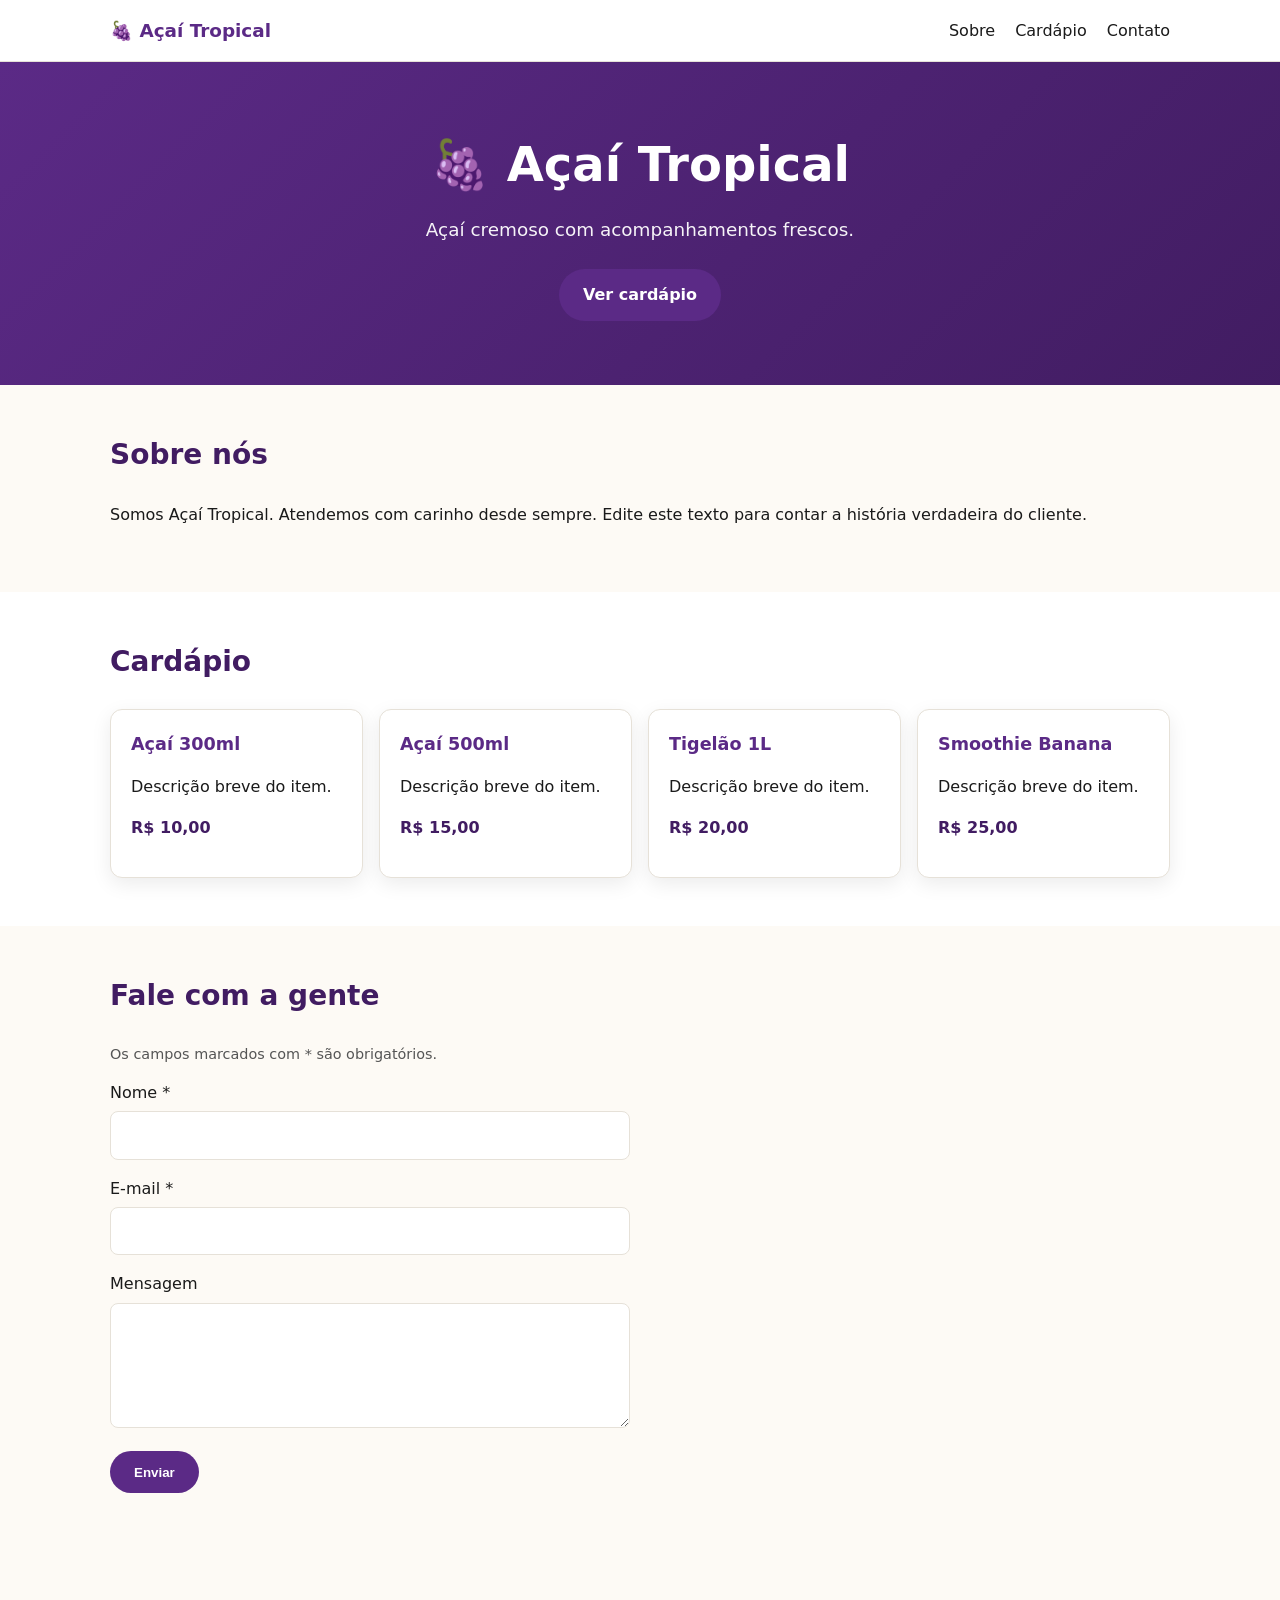
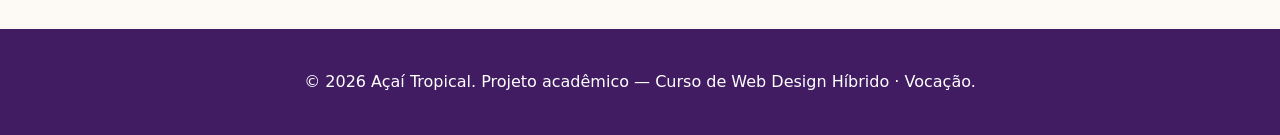
<file: trabalho-main/Trabalho/acai/index.html>
<!DOCTYPE html>
<html lang="pt-BR">
<head>
  <meta charset="UTF-8">
  <meta name="viewport" content="width=device-width, initial-scale=1.0">
  <meta name="description" content="Açaí cremoso com acompanhamentos frescos.">
  <title>🍇 Açaí Tropical</title>
  <link rel="stylesheet" href="css/style.css">
</head>
<body>
  <a class="skip-link" href="#conteudo">Pular para o conteúdo</a>

  <header class="site-header" role="banner">
    <div class="container header-inner">
      <a href="#" class="logo" aria-label="🍇 Açaí Tropical — página inicial">🍇 Açaí Tropical</a>
      <nav aria-label="Menu principal">
        <ul class="nav-list">
          <li><a href="#sobre">Sobre</a></li>
          <li><a href="#cardapio">Cardápio</a></li>
          <li><a href="#contato">Contato</a></li>
        </ul>
      </nav>
    </div>
  </header>

  <main id="conteudo">
    <section class="hero" aria-labelledby="hero-title">
      <div class="container">
        <h1 id="hero-title">🍇 Açaí Tropical</h1>
        <p class="lead">Açaí cremoso com acompanhamentos frescos.</p>
        <a class="btn" href="#cardapio">Ver cardápio</a>
      </div>
    </section>

    <section id="sobre" class="section" aria-labelledby="sobre-title">
      <div class="container">
        <h2 id="sobre-title">Sobre nós</h2>
        <p>Somos Açaí Tropical. Atendemos com carinho desde sempre. Edite este texto para contar a história verdadeira do cliente.</p>
      </div>
    </section>

    <section id="cardapio" class="section section--alt" aria-labelledby="cardapio-title">
      <div class="container">
        <h2 id="cardapio-title">Cardápio</h2>
        <ul class="cards" id="lista-itens" aria-live="polite">
          <!-- Itens injetados via JS a partir de js/dados.js -->
        </ul>
      </div>
    </section>

    <section id="contato" class="section" aria-labelledby="contato-title">
      <div class="container">
        <h2 id="contato-title">Fale com a gente</h2>
        <form class="form" novalidate aria-describedby="form-help">
          <p id="form-help" class="muted">Os campos marcados com * são obrigatórios.</p>

          <div class="field">
            <label for="nome">Nome *</label>
            <input id="nome" name="nome" type="text" required autocomplete="name" aria-required="true">
          </div>

          <div class="field">
            <label for="email">E-mail *</label>
            <input id="email" name="email" type="email" required autocomplete="email" aria-required="true">
          </div>

          <div class="field">
            <label for="mensagem">Mensagem</label>
            <textarea id="mensagem" name="mensagem" rows="4"></textarea>
          </div>

          <button type="submit" class="btn">Enviar</button>
          <p id="form-status" role="status" class="form-status"></p>
        </form>
      </div>
    </section>
  </main>

  <footer class="site-footer" role="contentinfo">
    <div class="container">
      <p>© <span id="ano"></span> Açaí Tropical. Projeto acadêmico — Curso de Web Design Híbrido · Vocação.</p>
    </div>
  </footer>

  <script src="js/dados.js"></script>
  <script src="js/app.js"></script>
</body>
</html>
</file>
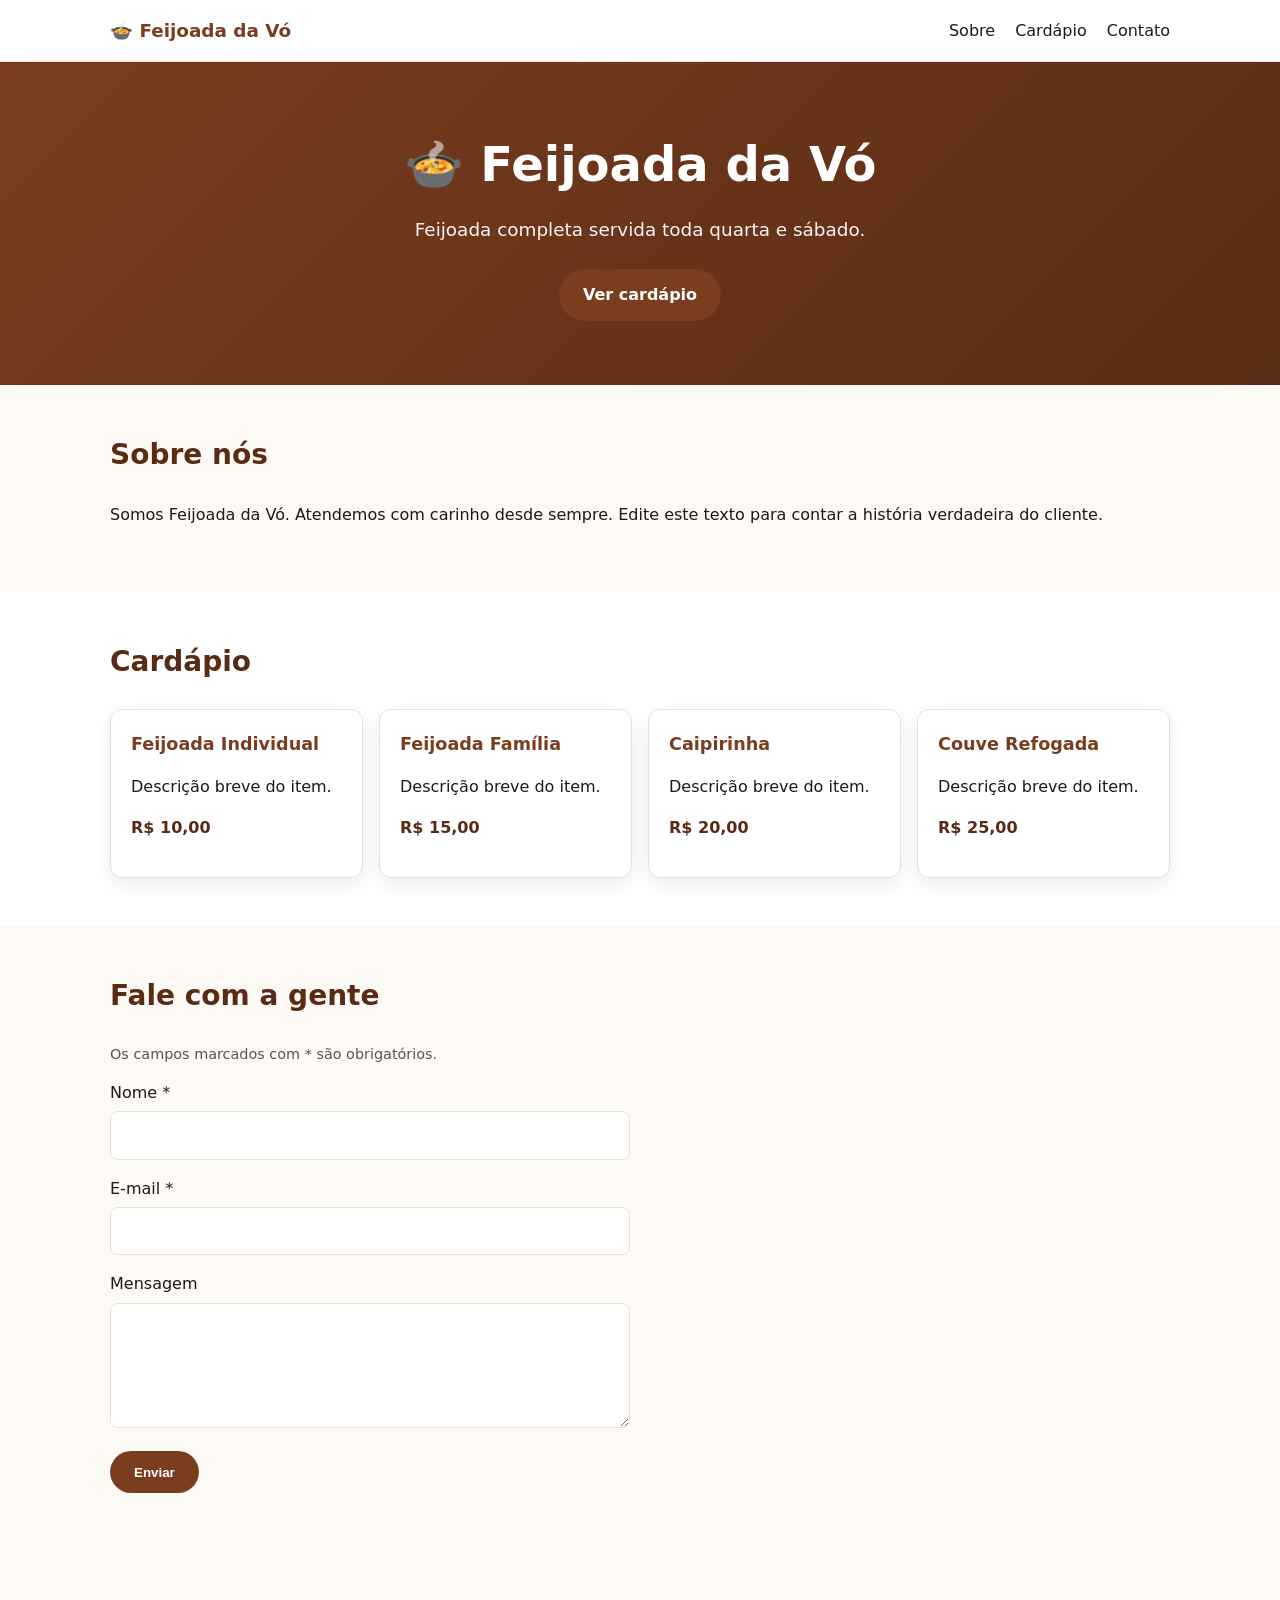
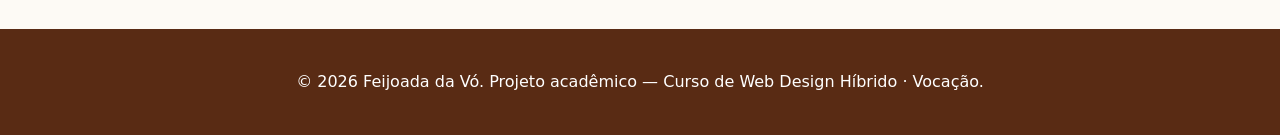
<file: trabalho-main/Trabalho/feijoada/index.html>
<!DOCTYPE html>
<html lang="pt-BR">
<head>
  <meta charset="UTF-8">
  <meta name="viewport" content="width=device-width, initial-scale=1.0">
  <meta name="description" content="Feijoada completa servida toda quarta e sábado.">
  <title>🍲 Feijoada da Vó</title>
  <link rel="stylesheet" href="css/style.css">
</head>
<body>
  <a class="skip-link" href="#conteudo">Pular para o conteúdo</a>

  <header class="site-header" role="banner">
    <div class="container header-inner">
      <a href="#" class="logo" aria-label="🍲 Feijoada da Vó — página inicial">🍲 Feijoada da Vó</a>
      <nav aria-label="Menu principal">
        <ul class="nav-list">
          <li><a href="#sobre">Sobre</a></li>
          <li><a href="#cardapio">Cardápio</a></li>
          <li><a href="#contato">Contato</a></li>
        </ul>
      </nav>
    </div>
  </header>

  <main id="conteudo">
    <section class="hero" aria-labelledby="hero-title">
      <div class="container">
        <h1 id="hero-title">🍲 Feijoada da Vó</h1>
        <p class="lead">Feijoada completa servida toda quarta e sábado.</p>
        <a class="btn" href="#cardapio">Ver cardápio</a>
      </div>
    </section>

    <section id="sobre" class="section" aria-labelledby="sobre-title">
      <div class="container">
        <h2 id="sobre-title">Sobre nós</h2>
        <p>Somos Feijoada da Vó. Atendemos com carinho desde sempre. Edite este texto para contar a história verdadeira do cliente.</p>
      </div>
    </section>

    <section id="cardapio" class="section section--alt" aria-labelledby="cardapio-title">
      <div class="container">
        <h2 id="cardapio-title">Cardápio</h2>
        <ul class="cards" id="lista-itens" aria-live="polite">
          <!-- Itens injetados via JS a partir de js/dados.js -->
        </ul>
      </div>
    </section>

    <section id="contato" class="section" aria-labelledby="contato-title">
      <div class="container">
        <h2 id="contato-title">Fale com a gente</h2>
        <form class="form" novalidate aria-describedby="form-help">
          <p id="form-help" class="muted">Os campos marcados com * são obrigatórios.</p>

          <div class="field">
            <label for="nome">Nome *</label>
            <input id="nome" name="nome" type="text" required autocomplete="name" aria-required="true">
          </div>

          <div class="field">
            <label for="email">E-mail *</label>
            <input id="email" name="email" type="email" required autocomplete="email" aria-required="true">
          </div>

          <div class="field">
            <label for="mensagem">Mensagem</label>
            <textarea id="mensagem" name="mensagem" rows="4"></textarea>
          </div>

          <button type="submit" class="btn">Enviar</button>
          <p id="form-status" role="status" class="form-status"></p>
        </form>
      </div>
    </section>
  </main>

  <footer class="site-footer" role="contentinfo">
    <div class="container">
      <p>© <span id="ano"></span> Feijoada da Vó. Projeto acadêmico — Curso de Web Design Híbrido · Vocação.</p>
    </div>
  </footer>

  <script src="js/dados.js"></script>
  <script src="js/app.js"></script>
</body>
</html>
</file>
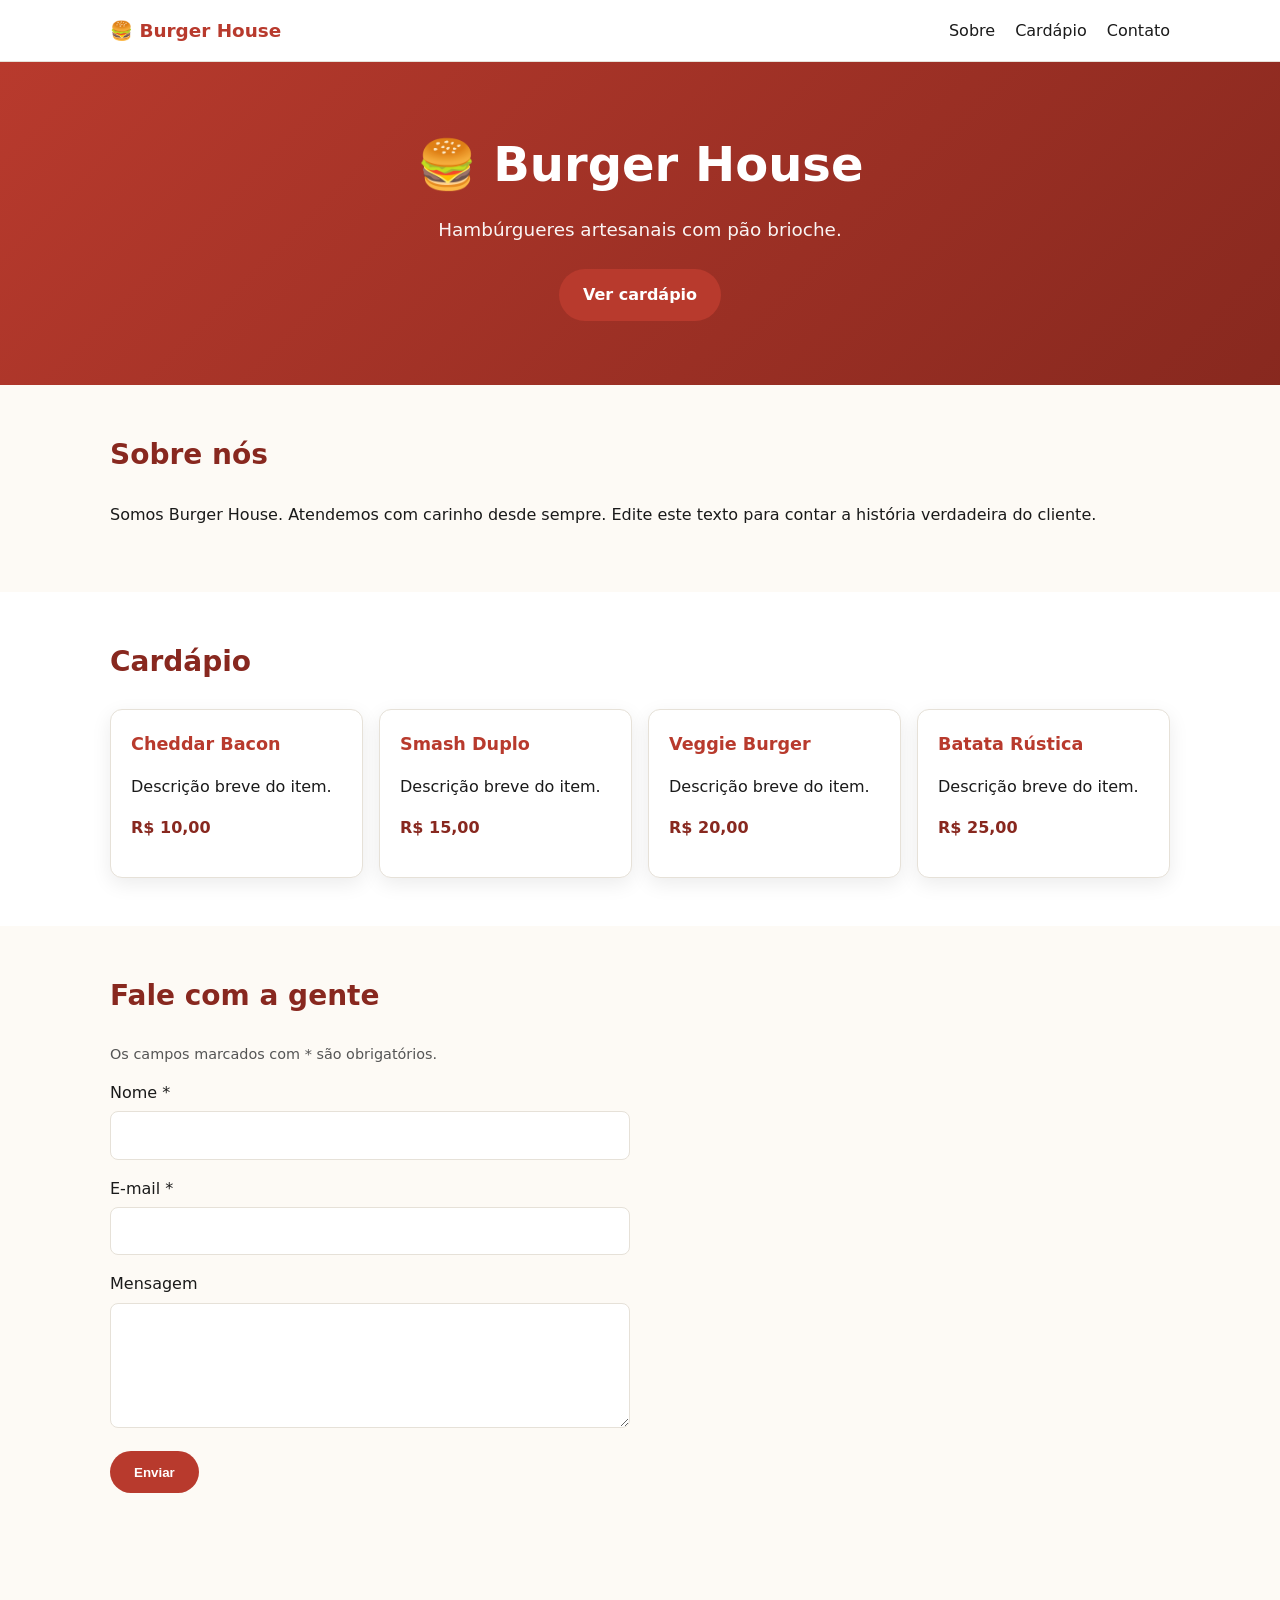
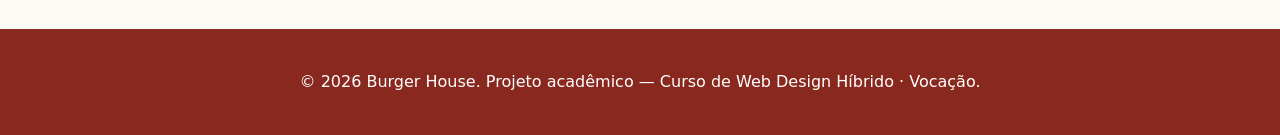
<file: trabalho-main/Trabalho/hamburgueria/index.html>
<!DOCTYPE html>
<html lang="pt-BR">
<head>
  <meta charset="UTF-8">
  <meta name="viewport" content="width=device-width, initial-scale=1.0">
  <meta name="description" content="Hambúrgueres artesanais com pão brioche.">
  <title>🍔 Burger House</title>
  <link rel="stylesheet" href="css/style.css">
</head>
<body>
  <a class="skip-link" href="#conteudo">Pular para o conteúdo</a>

  <header class="site-header" role="banner">
    <div class="container header-inner">
      <a href="#" class="logo" aria-label="🍔 Burger House — página inicial">🍔 Burger House</a>
      <nav aria-label="Menu principal">
        <ul class="nav-list">
          <li><a href="#sobre">Sobre</a></li>
          <li><a href="#cardapio">Cardápio</a></li>
          <li><a href="#contato">Contato</a></li>
        </ul>
      </nav>
    </div>
  </header>

  <main id="conteudo">
    <section class="hero" aria-labelledby="hero-title">
      <div class="container">
        <h1 id="hero-title">🍔 Burger House</h1>
        <p class="lead">Hambúrgueres artesanais com pão brioche.</p>
        <a class="btn" href="#cardapio">Ver cardápio</a>
      </div>
    </section>

    <section id="sobre" class="section" aria-labelledby="sobre-title">
      <div class="container">
        <h2 id="sobre-title">Sobre nós</h2>
        <p>Somos Burger House. Atendemos com carinho desde sempre. Edite este texto para contar a história verdadeira do cliente.</p>
      </div>
    </section>

    <section id="cardapio" class="section section--alt" aria-labelledby="cardapio-title">
      <div class="container">
        <h2 id="cardapio-title">Cardápio</h2>
        <ul class="cards" id="lista-itens" aria-live="polite">
          <!-- Itens injetados via JS a partir de js/dados.js -->
        </ul>
      </div>
    </section>

    <section id="contato" class="section" aria-labelledby="contato-title">
      <div class="container">
        <h2 id="contato-title">Fale com a gente</h2>
        <form class="form" novalidate aria-describedby="form-help">
          <p id="form-help" class="muted">Os campos marcados com * são obrigatórios.</p>

          <div class="field">
            <label for="nome">Nome *</label>
            <input id="nome" name="nome" type="text" required autocomplete="name" aria-required="true">
          </div>

          <div class="field">
            <label for="email">E-mail *</label>
            <input id="email" name="email" type="email" required autocomplete="email" aria-required="true">
          </div>

          <div class="field">
            <label for="mensagem">Mensagem</label>
            <textarea id="mensagem" name="mensagem" rows="4"></textarea>
          </div>

          <button type="submit" class="btn">Enviar</button>
          <p id="form-status" role="status" class="form-status"></p>
        </form>
      </div>
    </section>
  </main>

  <footer class="site-footer" role="contentinfo">
    <div class="container">
      <p>© <span id="ano"></span> Burger House. Projeto acadêmico — Curso de Web Design Híbrido · Vocação.</p>
    </div>
  </footer>

  <script src="js/dados.js"></script>
  <script src="js/app.js"></script>
</body>
</html>
</file>
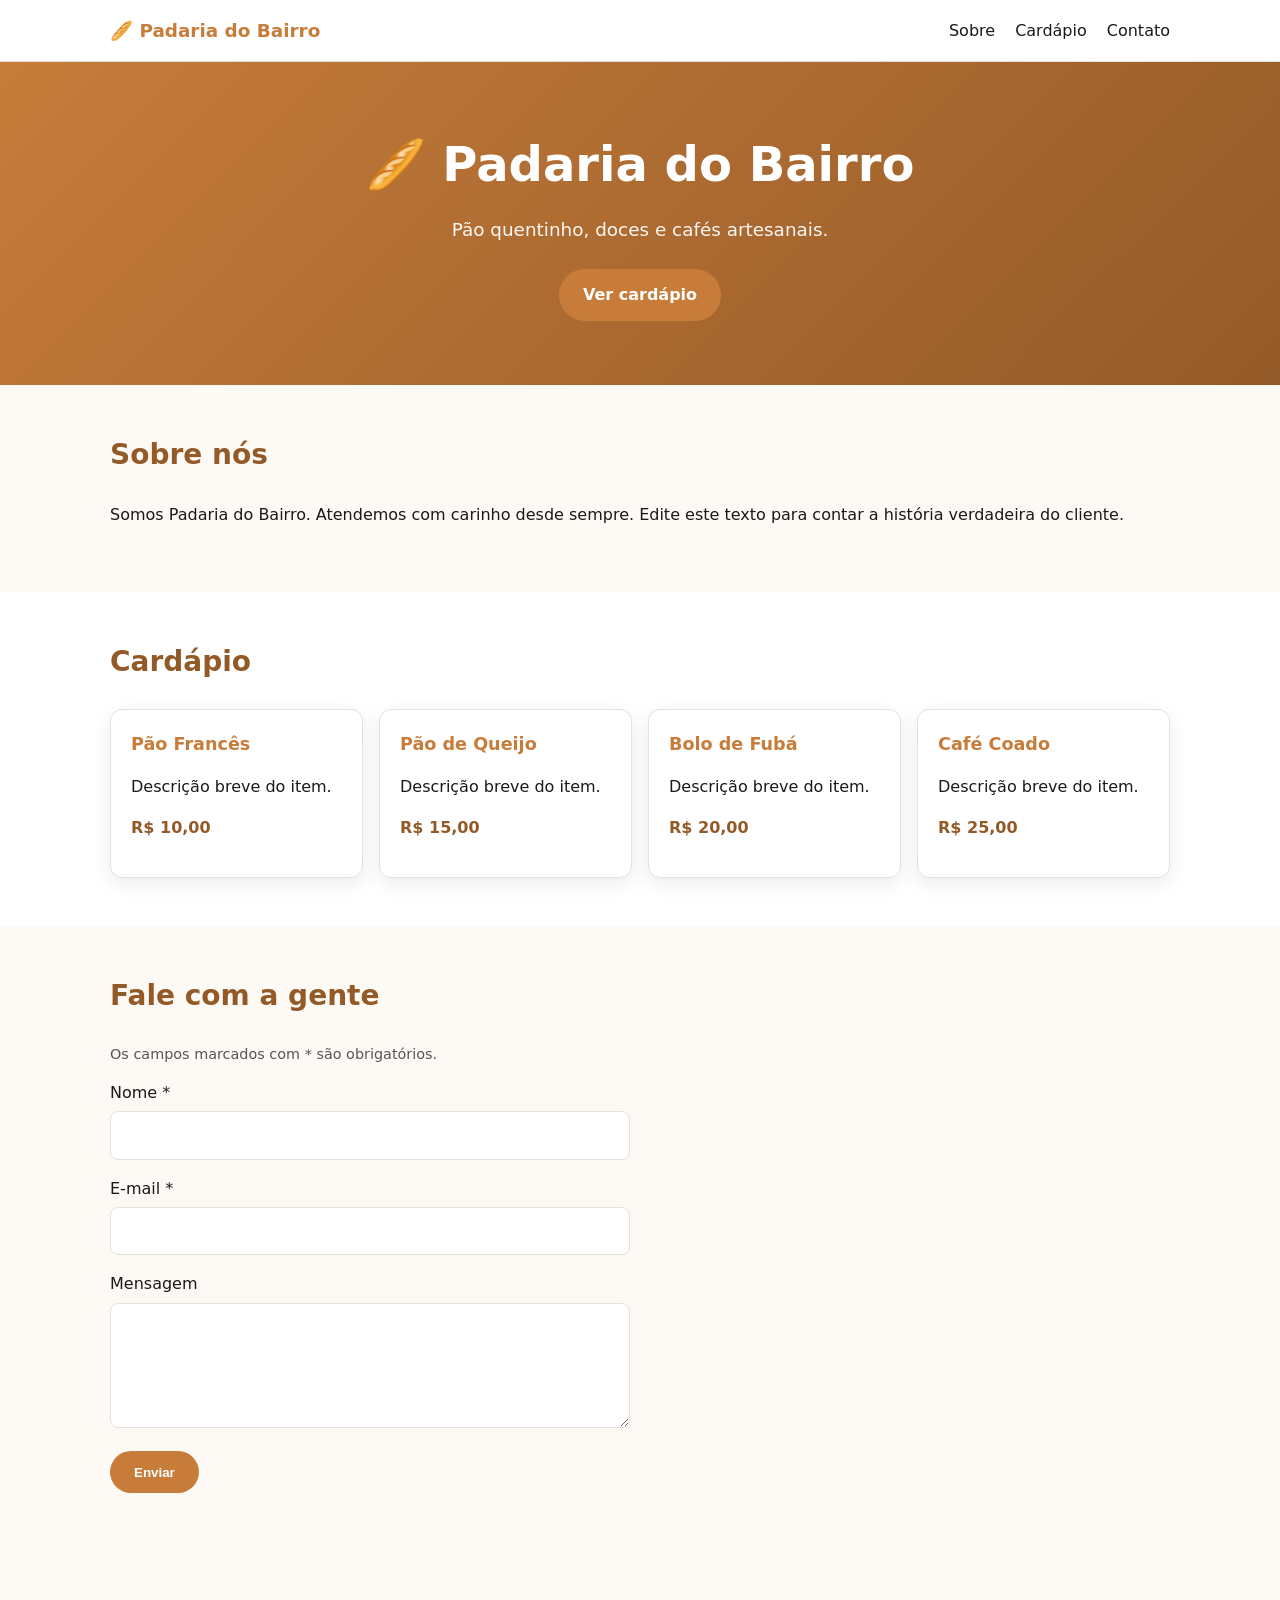
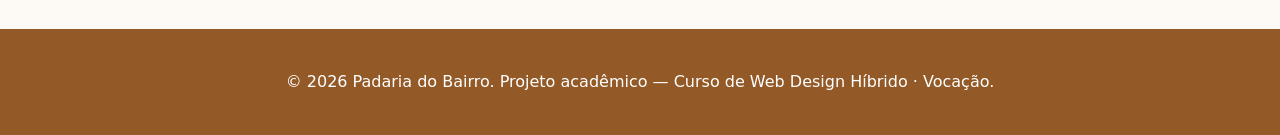
<file: trabalho-main/Trabalho/padaria/index.html>
<!DOCTYPE html>
<html lang="pt-BR">
<head>
  <meta charset="UTF-8">
  <meta name="viewport" content="width=device-width, initial-scale=1.0">
  <meta name="description" content="Pão quentinho, doces e cafés artesanais.">
  <title>🥖 Padaria do Bairro</title>
  <link rel="stylesheet" href="css/style.css">
</head>
<body>
  <a class="skip-link" href="#conteudo">Pular para o conteúdo</a>

  <header class="site-header" role="banner">
    <div class="container header-inner">
      <a href="#" class="logo" aria-label="🥖 Padaria do Bairro — página inicial">🥖 Padaria do Bairro</a>
      <nav aria-label="Menu principal">
        <ul class="nav-list">
          <li><a href="#sobre">Sobre</a></li>
          <li><a href="#cardapio">Cardápio</a></li>
          <li><a href="#contato">Contato</a></li>
        </ul>
      </nav>
    </div>
  </header>

  <main id="conteudo">
    <section class="hero" aria-labelledby="hero-title">
      <div class="container">
        <h1 id="hero-title">🥖 Padaria do Bairro</h1>
        <p class="lead">Pão quentinho, doces e cafés artesanais.</p>
        <a class="btn" href="#cardapio">Ver cardápio</a>
      </div>
    </section>

    <section id="sobre" class="section" aria-labelledby="sobre-title">
      <div class="container">
        <h2 id="sobre-title">Sobre nós</h2>
        <p>Somos Padaria do Bairro. Atendemos com carinho desde sempre. Edite este texto para contar a história verdadeira do cliente.</p>
      </div>
    </section>

    <section id="cardapio" class="section section--alt" aria-labelledby="cardapio-title">
      <div class="container">
        <h2 id="cardapio-title">Cardápio</h2>
        <ul class="cards" id="lista-itens" aria-live="polite">
          <!-- Itens injetados via JS a partir de js/dados.js -->
        </ul>
      </div>
    </section>

    <section id="contato" class="section" aria-labelledby="contato-title">
      <div class="container">
        <h2 id="contato-title">Fale com a gente</h2>
        <form class="form" novalidate aria-describedby="form-help">
          <p id="form-help" class="muted">Os campos marcados com * são obrigatórios.</p>

          <div class="field">
            <label for="nome">Nome *</label>
            <input id="nome" name="nome" type="text" required autocomplete="name" aria-required="true">
          </div>

          <div class="field">
            <label for="email">E-mail *</label>
            <input id="email" name="email" type="email" required autocomplete="email" aria-required="true">
          </div>

          <div class="field">
            <label for="mensagem">Mensagem</label>
            <textarea id="mensagem" name="mensagem" rows="4"></textarea>
          </div>

          <button type="submit" class="btn">Enviar</button>
          <p id="form-status" role="status" class="form-status"></p>
        </form>
      </div>
    </section>
  </main>

  <footer class="site-footer" role="contentinfo">
    <div class="container">
      <p>© <span id="ano"></span> Padaria do Bairro. Projeto acadêmico — Curso de Web Design Híbrido · Vocação.</p>
    </div>
  </footer>

  <script src="js/dados.js"></script>
  <script src="js/app.js"></script>
</body>
</html>
</file>
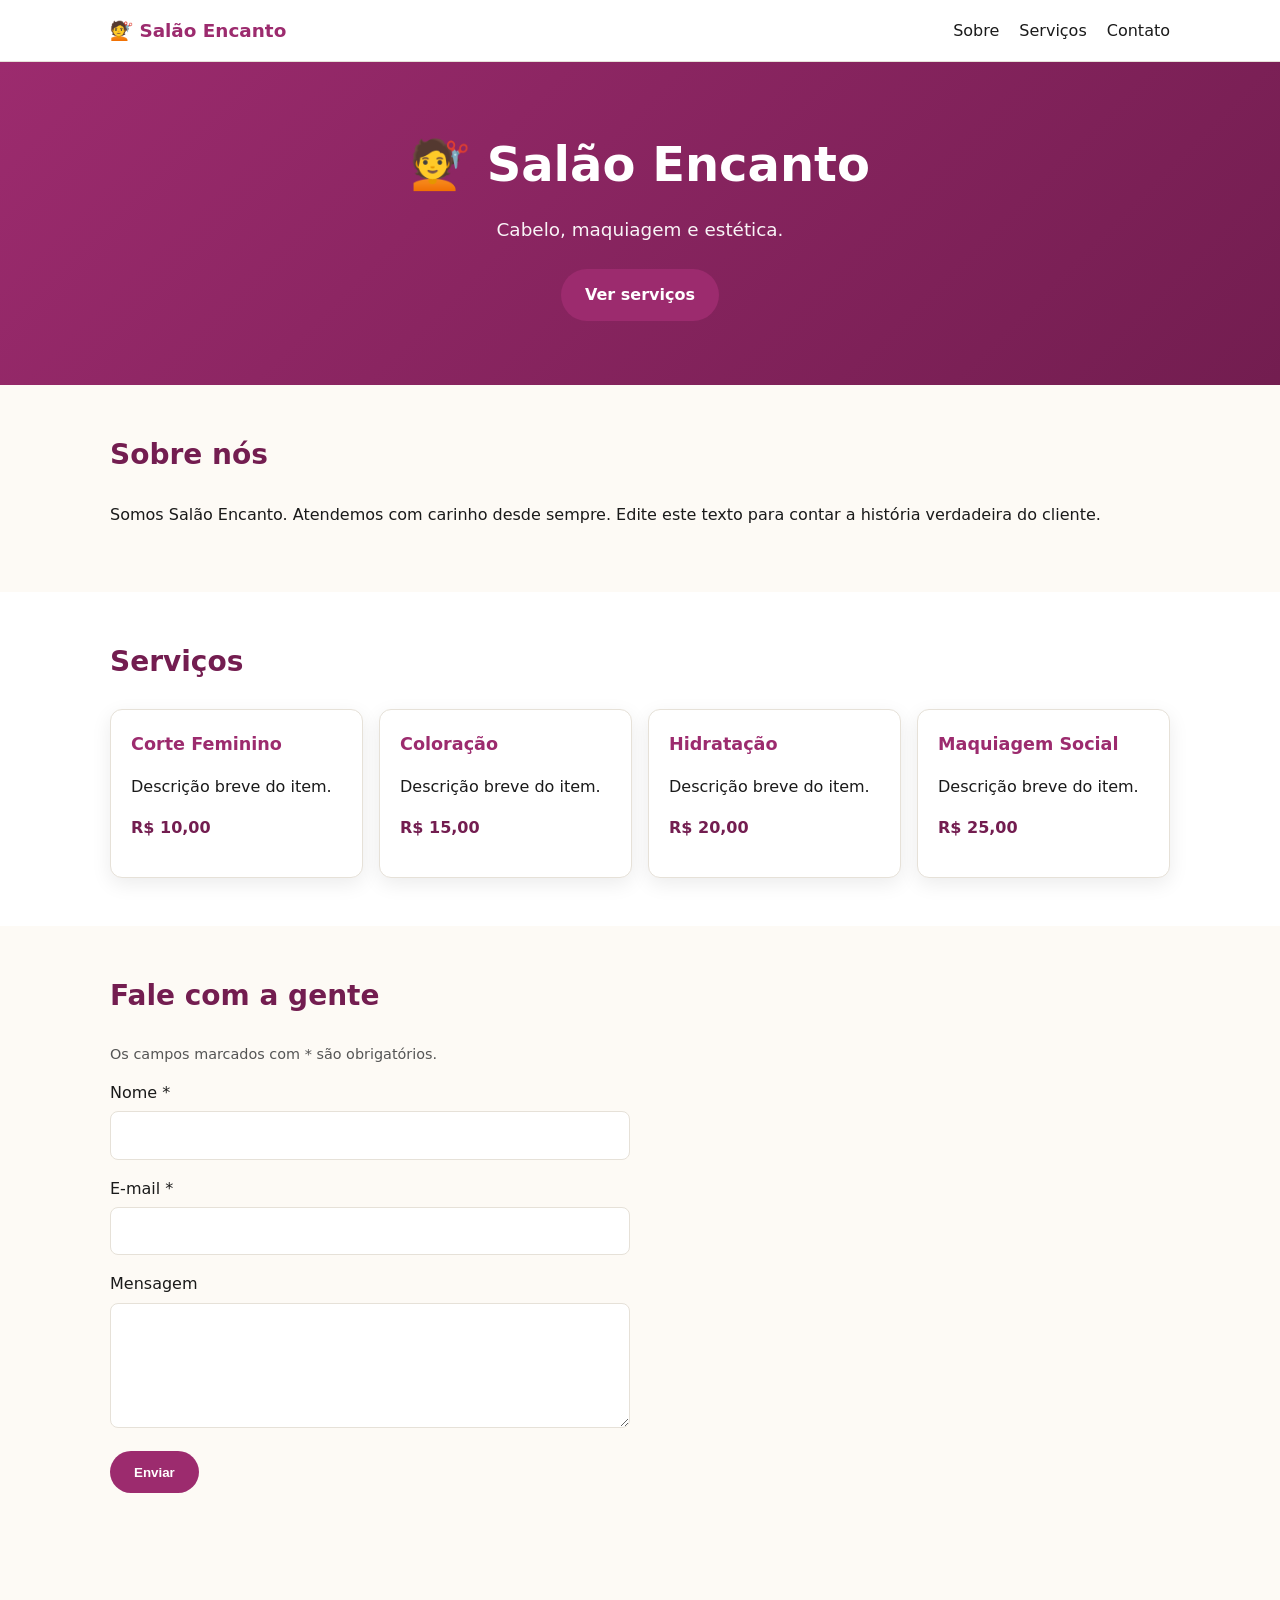
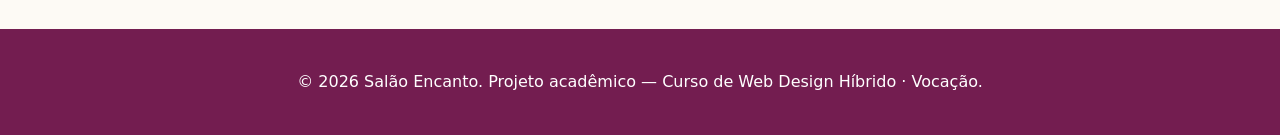
<file: trabalho-main/Trabalho/salao/index.html>
<!DOCTYPE html>
<html lang="pt-BR">
<head>
  <meta charset="UTF-8">
  <meta name="viewport" content="width=device-width, initial-scale=1.0">
  <meta name="description" content="Cabelo, maquiagem e estética.">
  <title>💇 Salão Encanto</title>
  <link rel="stylesheet" href="css/style.css">
</head>
<body>
  <a class="skip-link" href="#conteudo">Pular para o conteúdo</a>

  <header class="site-header" role="banner">
    <div class="container header-inner">
      <a href="#" class="logo" aria-label="💇 Salão Encanto — página inicial">💇 Salão Encanto</a>
      <nav aria-label="Menu principal">
        <ul class="nav-list">
          <li><a href="#sobre">Sobre</a></li>
          <li><a href="#cardapio">Serviços</a></li>
          <li><a href="#contato">Contato</a></li>
        </ul>
      </nav>
    </div>
  </header>

  <main id="conteudo">
    <section class="hero" aria-labelledby="hero-title">
      <div class="container">
        <h1 id="hero-title">💇 Salão Encanto</h1>
        <p class="lead">Cabelo, maquiagem e estética.</p>
        <a class="btn" href="#cardapio">Ver serviços</a>
      </div>
    </section>

    <section id="sobre" class="section" aria-labelledby="sobre-title">
      <div class="container">
        <h2 id="sobre-title">Sobre nós</h2>
        <p>Somos Salão Encanto. Atendemos com carinho desde sempre. Edite este texto para contar a história verdadeira do cliente.</p>
      </div>
    </section>

    <section id="cardapio" class="section section--alt" aria-labelledby="cardapio-title">
      <div class="container">
        <h2 id="cardapio-title">Serviços</h2>
        <ul class="cards" id="lista-itens" aria-live="polite">
          <!-- Itens injetados via JS a partir de js/dados.js -->
        </ul>
      </div>
    </section>

    <section id="contato" class="section" aria-labelledby="contato-title">
      <div class="container">
        <h2 id="contato-title">Fale com a gente</h2>
        <form class="form" novalidate aria-describedby="form-help">
          <p id="form-help" class="muted">Os campos marcados com * são obrigatórios.</p>

          <div class="field">
            <label for="nome">Nome *</label>
            <input id="nome" name="nome" type="text" required autocomplete="name" aria-required="true">
          </div>

          <div class="field">
            <label for="email">E-mail *</label>
            <input id="email" name="email" type="email" required autocomplete="email" aria-required="true">
          </div>

          <div class="field">
            <label for="mensagem">Mensagem</label>
            <textarea id="mensagem" name="mensagem" rows="4"></textarea>
          </div>

          <button type="submit" class="btn">Enviar</button>
          <p id="form-status" role="status" class="form-status"></p>
        </form>
      </div>
    </section>
  </main>

  <footer class="site-footer" role="contentinfo">
    <div class="container">
      <p>© <span id="ano"></span> Salão Encanto. Projeto acadêmico — Curso de Web Design Híbrido · Vocação.</p>
    </div>
  </footer>

  <script src="js/dados.js"></script>
  <script src="js/app.js"></script>
</body>
</html>
</file>
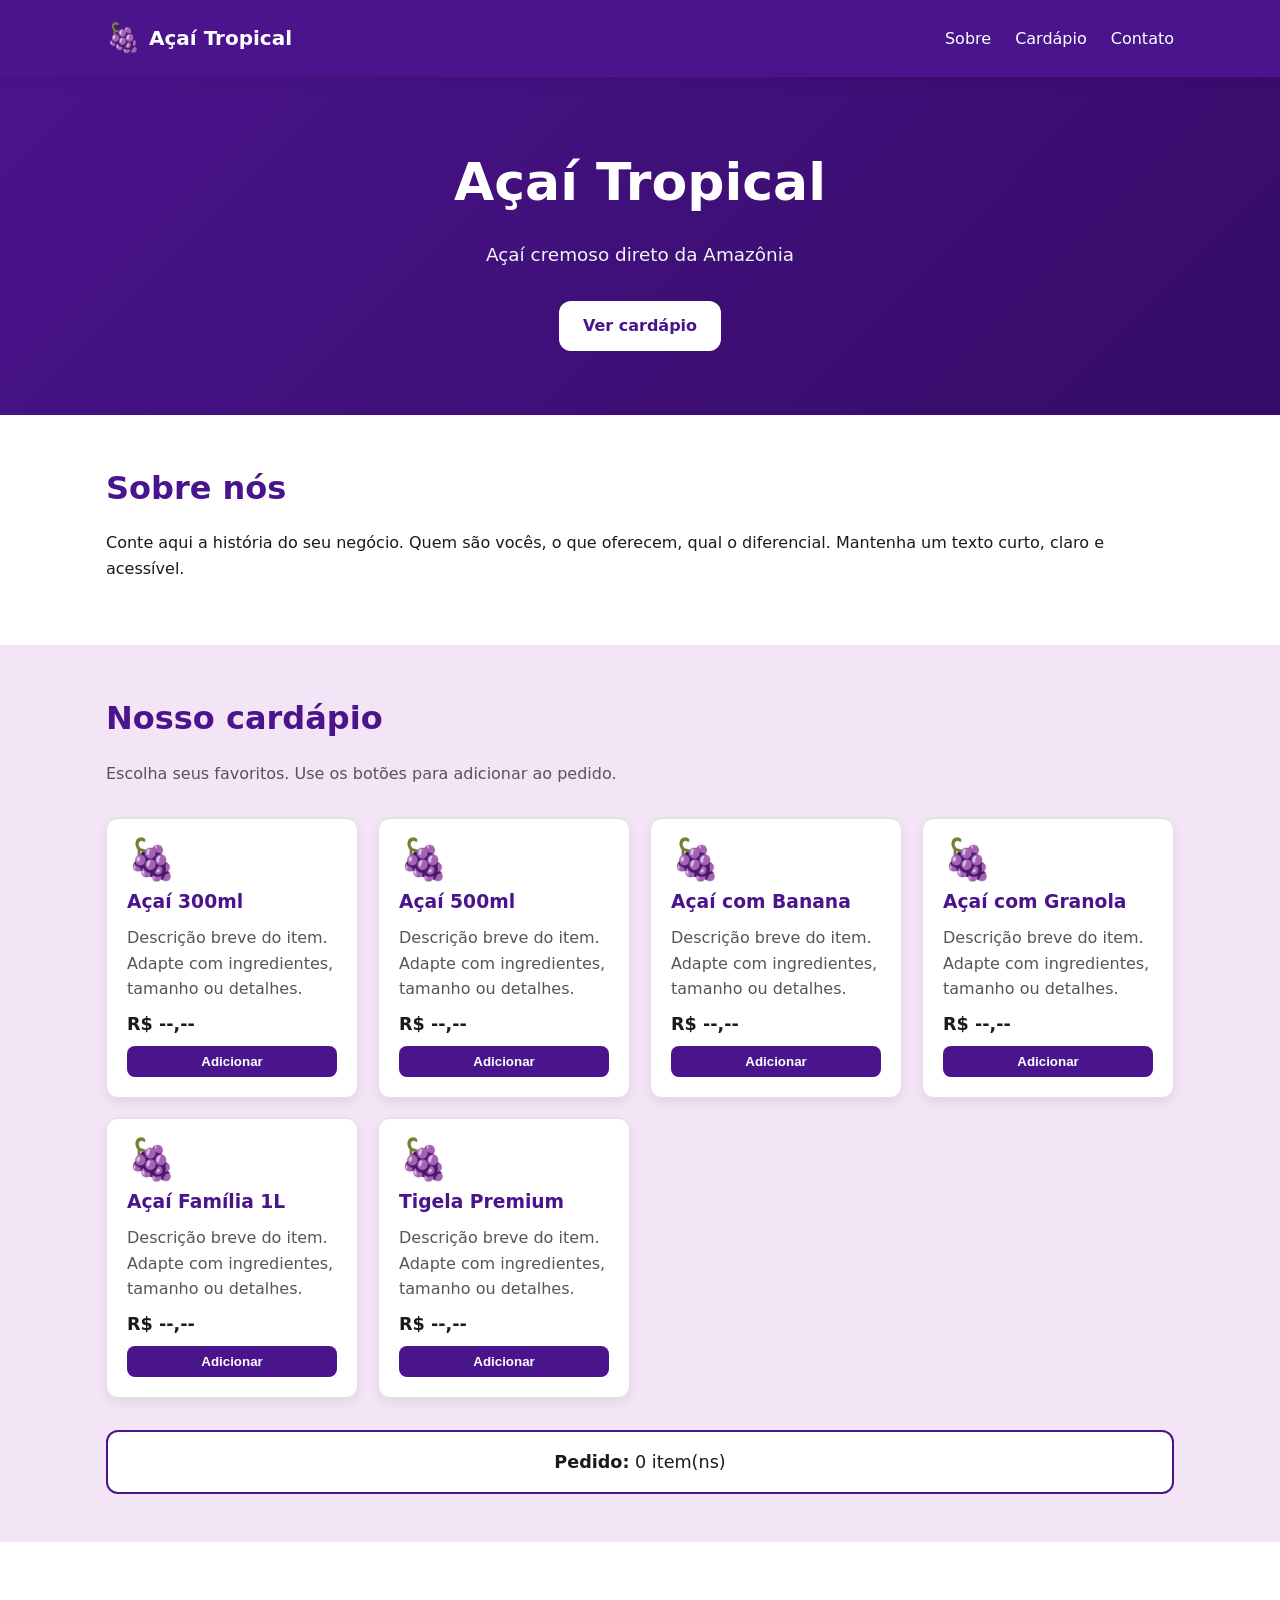
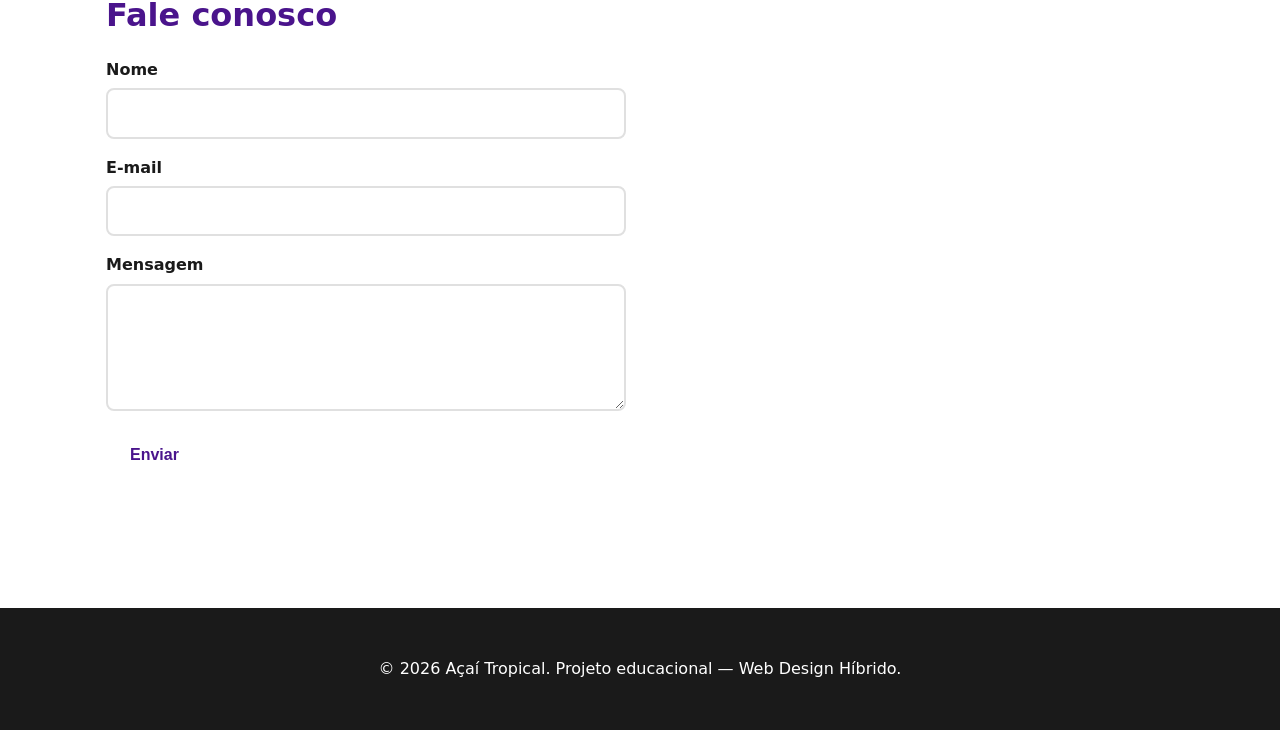
<file: trabalho-main/Trabalho/starter-acai/index.html>
<!DOCTYPE html>
<html lang="pt-BR">
<head>
  <meta charset="UTF-8" />
  <meta name="viewport" content="width=device-width, initial-scale=1.0" />
  <meta name="description" content="Açaí Tropical — Açaí cremoso direto da Amazônia. Site acessível com HTML semântico, CSS e JavaScript." />
  <title>Açaí Tropical | Açaí cremoso direto da Amazônia</title>
  <link rel="stylesheet" href="style.css" />
</head>
<body>
  <a class="skip-link" href="#conteudo">Pular para o conteúdo</a>

  <header class="site-header" role="banner">
    <div class="container header-inner">
      <a href="#" class="logo" aria-label="Açaí Tropical - Página inicial">
        <span class="logo-emoji" aria-hidden="true">🍇</span>
        <span>Açaí Tropical</span>
      </a>
      <nav aria-label="Navegação principal">
        <ul class="nav-list">
          <li><a href="#sobre">Sobre</a></li>
          <li><a href="#cardapio">Cardápio</a></li>
          <li><a href="#contato">Contato</a></li>
        </ul>
      </nav>
    </div>
  </header>

  <main id="conteudo">
    <section class="hero" aria-labelledby="hero-titulo">
      <div class="container">
        <h1 id="hero-titulo">Açaí Tropical</h1>
        <p class="hero-tagline">Açaí cremoso direto da Amazônia</p>
        <a href="#cardapio" class="btn btn-primary">Ver cardápio</a>
      </div>
    </section>

    <section id="sobre" aria-labelledby="sobre-titulo" class="section">
      <div class="container">
        <h2 id="sobre-titulo">Sobre nós</h2>
        <p>Conte aqui a história do seu negócio. Quem são vocês, o que oferecem, qual o diferencial. Mantenha um texto curto, claro e acessível.</p>
      </div>
    </section>

    <section id="cardapio" aria-labelledby="cardapio-titulo" class="section section-alt">
      <div class="container">
        <h2 id="cardapio-titulo">Nosso cardápio</h2>
        <p class="section-intro">Escolha seus favoritos. Use os botões para adicionar ao pedido.</p>
        <div class="cards-grid" role="list">
        <article class="card">
          <div class="card-emoji" aria-hidden="true">🍇</div>
          <h3>Açaí 300ml</h3>
          <p>Descrição breve do item. Adapte com ingredientes, tamanho ou detalhes.</p>
          <p class="price">R$ <span>--,--</span></p>
          <button type="button" class="btn-add" aria-label="Adicionar Açaí 300ml ao pedido">Adicionar</button>
        </article>
        <article class="card">
          <div class="card-emoji" aria-hidden="true">🍇</div>
          <h3>Açaí 500ml</h3>
          <p>Descrição breve do item. Adapte com ingredientes, tamanho ou detalhes.</p>
          <p class="price">R$ <span>--,--</span></p>
          <button type="button" class="btn-add" aria-label="Adicionar Açaí 500ml ao pedido">Adicionar</button>
        </article>
        <article class="card">
          <div class="card-emoji" aria-hidden="true">🍇</div>
          <h3>Açaí com Banana</h3>
          <p>Descrição breve do item. Adapte com ingredientes, tamanho ou detalhes.</p>
          <p class="price">R$ <span>--,--</span></p>
          <button type="button" class="btn-add" aria-label="Adicionar Açaí com Banana ao pedido">Adicionar</button>
        </article>
        <article class="card">
          <div class="card-emoji" aria-hidden="true">🍇</div>
          <h3>Açaí com Granola</h3>
          <p>Descrição breve do item. Adapte com ingredientes, tamanho ou detalhes.</p>
          <p class="price">R$ <span>--,--</span></p>
          <button type="button" class="btn-add" aria-label="Adicionar Açaí com Granola ao pedido">Adicionar</button>
        </article>
        <article class="card">
          <div class="card-emoji" aria-hidden="true">🍇</div>
          <h3>Açaí Família 1L</h3>
          <p>Descrição breve do item. Adapte com ingredientes, tamanho ou detalhes.</p>
          <p class="price">R$ <span>--,--</span></p>
          <button type="button" class="btn-add" aria-label="Adicionar Açaí Família 1L ao pedido">Adicionar</button>
        </article>
        <article class="card">
          <div class="card-emoji" aria-hidden="true">🍇</div>
          <h3>Tigela Premium</h3>
          <p>Descrição breve do item. Adapte com ingredientes, tamanho ou detalhes.</p>
          <p class="price">R$ <span>--,--</span></p>
          <button type="button" class="btn-add" aria-label="Adicionar Tigela Premium ao pedido">Adicionar</button>
        </article>
        </div>
        <div class="pedido-box" role="status" aria-live="polite" aria-atomic="true">
          <strong>Pedido:</strong> <span id="contador-pedido">0</span> item(ns)
        </div>
      </div>
    </section>

    <section id="contato" aria-labelledby="contato-titulo" class="section">
      <div class="container">
        <h2 id="contato-titulo">Fale conosco</h2>
        <form class="form" novalidate>
          <div class="form-row">
            <label for="nome">Nome</label>
            <input id="nome" name="nome" type="text" required aria-required="true" />
          </div>
          <div class="form-row">
            <label for="email">E-mail</label>
            <input id="email" name="email" type="email" required aria-required="true" />
          </div>
          <div class="form-row">
            <label for="mensagem">Mensagem</label>
            <textarea id="mensagem" name="mensagem" rows="4" required aria-required="true"></textarea>
          </div>
          <button type="submit" class="btn btn-primary">Enviar</button>
          <p class="form-feedback" role="alert" aria-live="assertive" id="form-feedback"></p>
        </form>
      </div>
    </section>
  </main>

  <footer class="site-footer" role="contentinfo">
    <div class="container">
      <p>&copy; <span id="ano"></span> Açaí Tropical. Projeto educacional — Web Design Híbrido.</p>
    </div>
  </footer>

  <script src="script.js"></script>
</body>
</html>
</file>
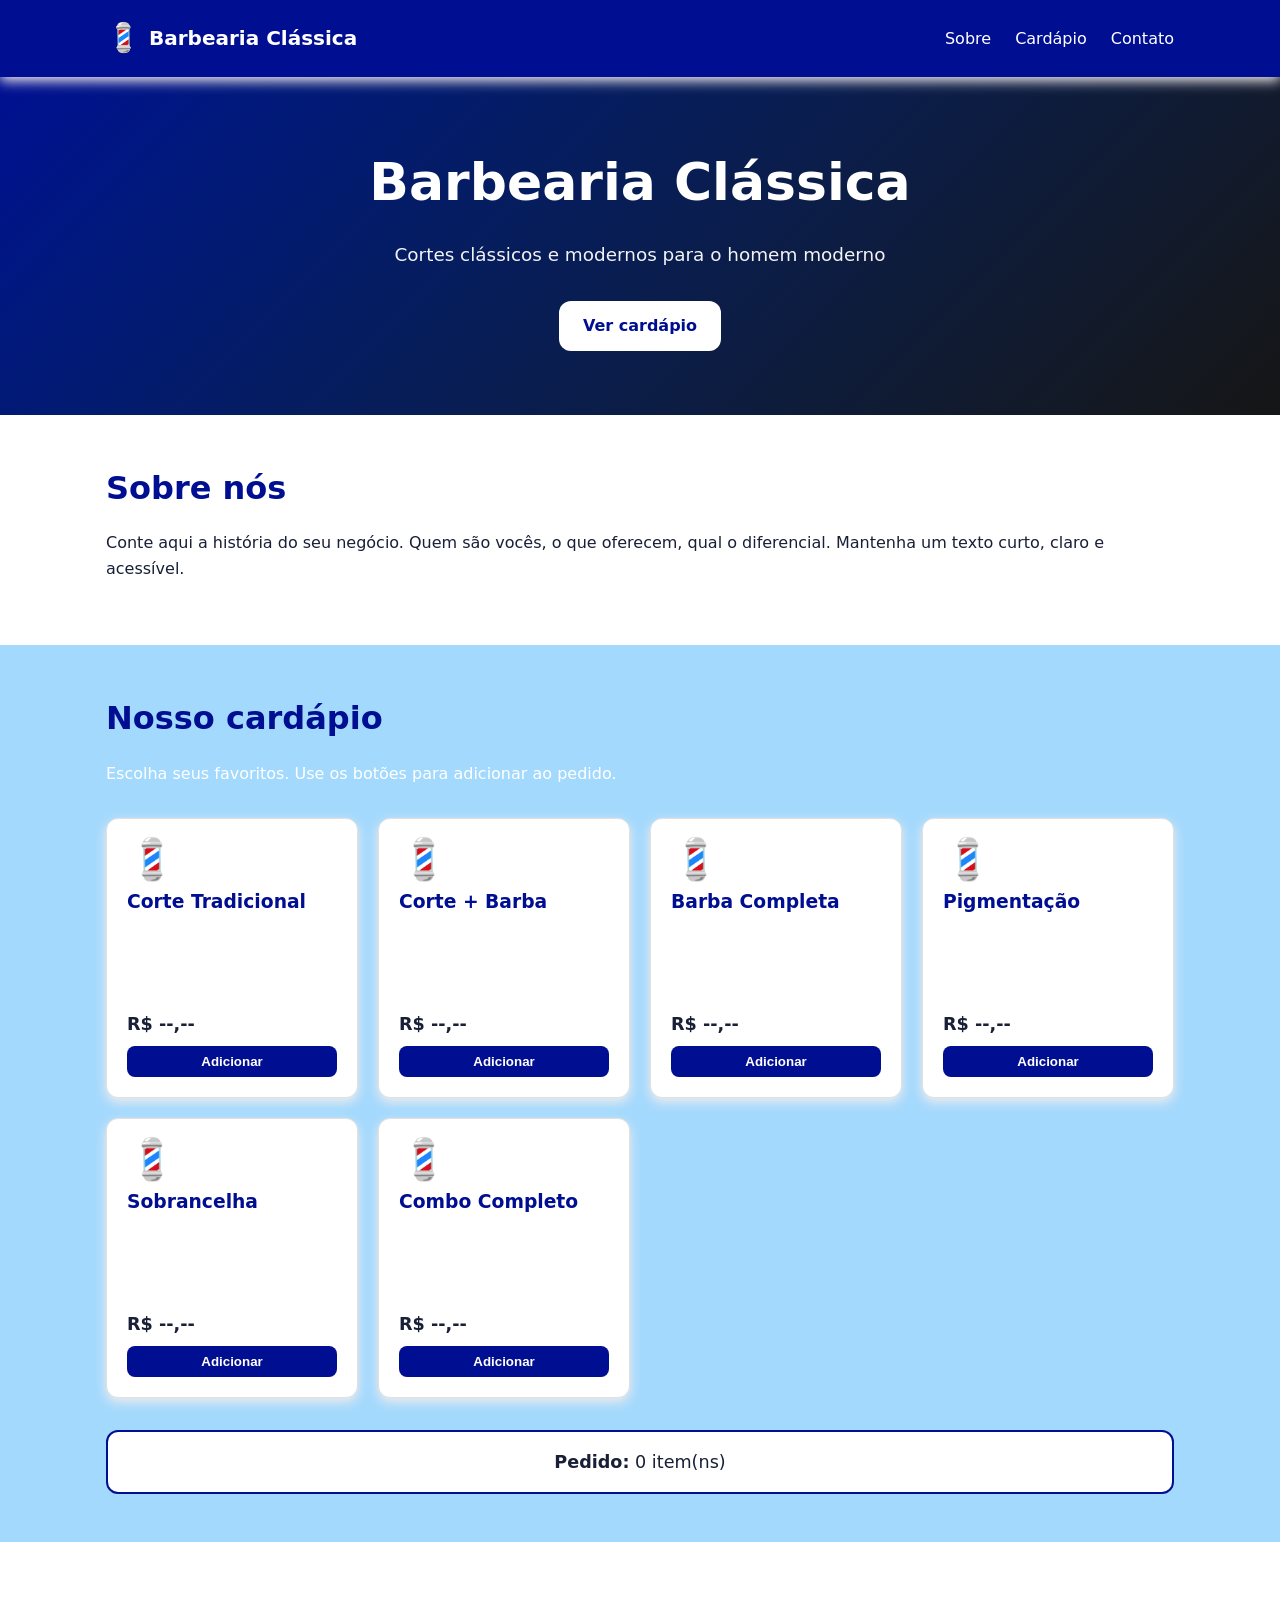
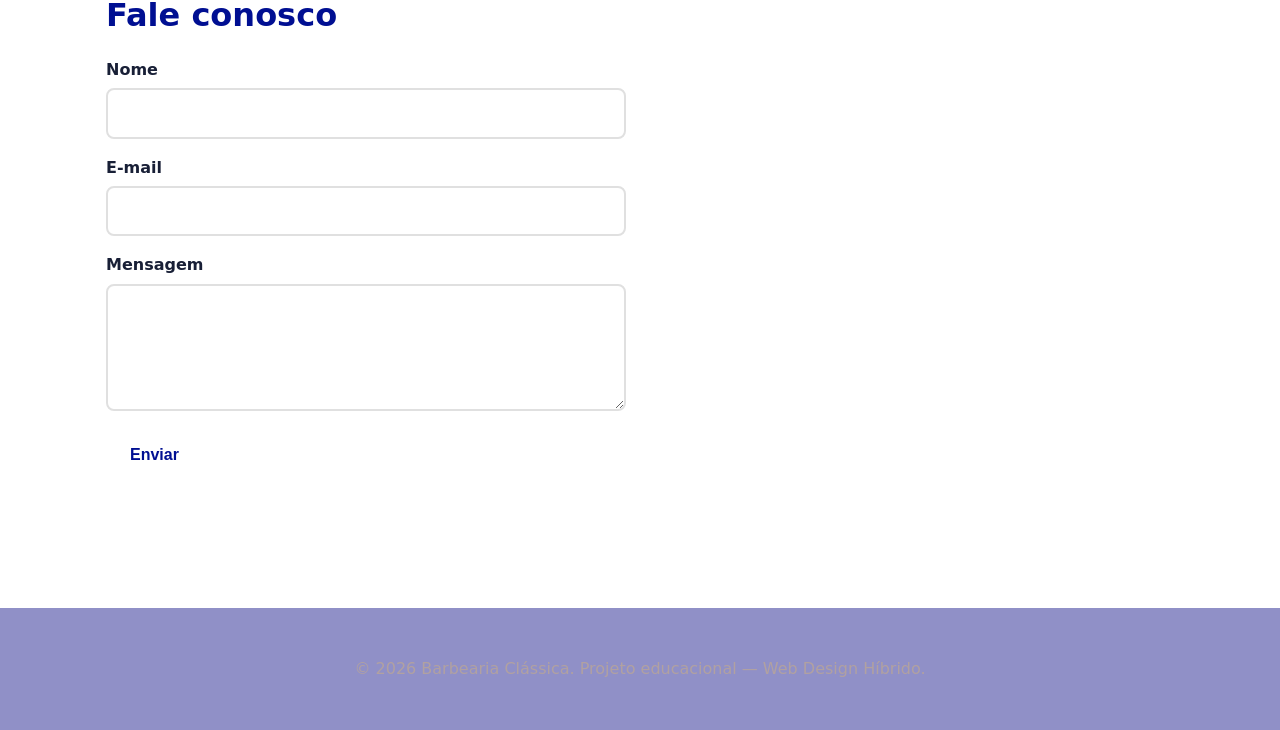
<file: trabalho-main/Trabalho/starter-barbearia/index.html>
<!DOCTYPE html>
<html lang="pt-BR">
<head>
  <meta charset="UTF-8" />
  <meta name="viewport" content="width=device-width, initial-scale=1.0" />
  <meta name="description" content="Barbearia Clássica — Cortes clássicos e modernos para o homem moderno. Site acessível com HTML semântico, CSS e JavaScript." />
  <title>Barbearia Clássica | Cortes clássicos e modernos para o homem moderno</title>
  <link rel="stylesheet" href="style.css" />
</head>
<body>
  <a class="skip-link" href="#conteudo">Pular para o conteúdo</a>

  <header class="site-header" role="banner">
    <div class="container header-inner">
      <a href="#" class="logo" aria-label="Barbearia Clássica - Página inicial">
        <span class="logo-emoji" aria-hidden="true">💈</span>
        <span>Barbearia Clássica</span>
      </a>
      <nav aria-label="Navegação principal">
        <ul class="nav-list">
          <li><a href="#sobre">Sobre</a></li>
          <li><a href="#cardapio">Cardápio</a></li>
          <li><a href="#contato">Contato</a></li>
        </ul>
      </nav>
    </div>
  </header>

  <main id="conteudo">
    <section class="hero" aria-labelledby="hero-titulo">
      <div class="container">
        <h1 id="hero-titulo">Barbearia Clássica</h1>
        <p class="hero-tagline">Cortes clássicos e modernos para o homem moderno</p>
        <a href="#cardapio" class="btn btn-primary">Ver cardápio</a>
      </div>
    </section>

    <section id="sobre" aria-labelledby="sobre-titulo" class="section">
      <div class="container">
        <h2 id="sobre-titulo">Sobre nós</h2>
        <p>Conte aqui a história do seu negócio. Quem são vocês, o que oferecem, qual o diferencial. Mantenha um texto curto, claro e acessível.</p>
      </div>
    </section>

    <section id="cardapio" aria-labelledby="cardapio-titulo" class="section section-alt">
      <div class="container">
        <h2 id="cardapio-titulo">Nosso cardápio</h2>
        <p class="section-intro">Escolha seus favoritos. Use os botões para adicionar ao pedido.</p>
        <div class="cards-grid" role="list">
        <article class="card">
          <div class="card-emoji" aria-hidden="true">💈</div>
          <h3>Corte Tradicional</h3>
          <p>Descrição breve do item. Adapte com ingredientes, tamanho ou detalhes.</p>
          <p class="price">R$ <span>--,--</span></p>
          <button type="button" class="btn-add" aria-label="Adicionar Corte Tradicional ao pedido">Adicionar</button>
        </article>
        <article class="card">
          <div class="card-emoji" aria-hidden="true">💈</div>
          <h3>Corte + Barba</h3>
          <p>Descrição breve do item. Adapte com ingredientes, tamanho ou detalhes.</p>
          <p class="price">R$ <span>--,--</span></p>
          <button type="button" class="btn-add" aria-label="Adicionar Corte + Barba ao pedido">Adicionar</button>
        </article>
        <article class="card">
          <div class="card-emoji" aria-hidden="true">💈</div>
          <h3>Barba Completa</h3>
          <p>Descrição breve do item. Adapte com ingredientes, tamanho ou detalhes.</p>
          <p class="price">R$ <span>--,--</span></p>
          <button type="button" class="btn-add" aria-label="Adicionar Barba Completa ao pedido">Adicionar</button>
        </article>
        <article class="card">
          <div class="card-emoji" aria-hidden="true">💈</div>
          <h3>Pigmentação</h3>
          <p>Descrição breve do item. Adapte com ingredientes, tamanho ou detalhes.</p>
          <p class="price">R$ <span>--,--</span></p>
          <button type="button" class="btn-add" aria-label="Adicionar Pigmentação ao pedido">Adicionar</button>
        </article>
        <article class="card">
          <div class="card-emoji" aria-hidden="true">💈</div>
          <h3>Sobrancelha</h3>
          <p>Descrição breve do item. Adapte com ingredientes, tamanho ou detalhes.</p>
          <p class="price">R$ <span>--,--</span></p>
          <button type="button" class="btn-add" aria-label="Adicionar Sobrancelha ao pedido">Adicionar</button>
        </article>
        <article class="card">
          <div class="card-emoji" aria-hidden="true">💈</div>
          <h3>Combo Completo</h3>
          <p>Descrição breve do item. Adapte com ingredientes, tamanho ou detalhes.</p>
          <p class="price">R$ <span>--,--</span></p>
          <button type="button" class="btn-add" aria-label="Adicionar Combo Completo ao pedido">Adicionar</button>
        </article>
        </div>
        <div class="pedido-box" role="status" aria-live="polite" aria-atomic="true">
          <strong>Pedido:</strong> <span id="contador-pedido">0</span> item(ns)
        </div>
      </div>
    </section>

    <section id="contato" aria-labelledby="contato-titulo" class="section">
      <div class="container">
        <h2 id="contato-titulo">Fale conosco</h2>
        <form class="form" novalidate>
          <div class="form-row">
            <label for="nome">Nome</label>
            <input id="nome" name="nome" type="text" required aria-required="true" />
          </div>
          <div class="form-row">
            <label for="email">E-mail</label>
            <input id="email" name="email" type="email" required aria-required="true" />
          </div>
          <div class="form-row">
            <label for="mensagem">Mensagem</label>
            <textarea id="mensagem" name="mensagem" rows="4" required aria-required="true"></textarea>
          </div>
          <button type="submit" class="btn btn-primary">Enviar</button>
          <p class="form-feedback" role="alert" aria-live="assertive" id="form-feedback"></p>
        </form>
      </div>
    </section>
  </main>

  <footer class="site-footer" role="contentinfo">
    <div class="container">
      <p>&copy; <span id="ano"></span> Barbearia Clássica. Projeto educacional — Web Design Híbrido.</p>
    </div>
  </footer>

  <script src="script.js"></script>
</body>
</html>
</file>
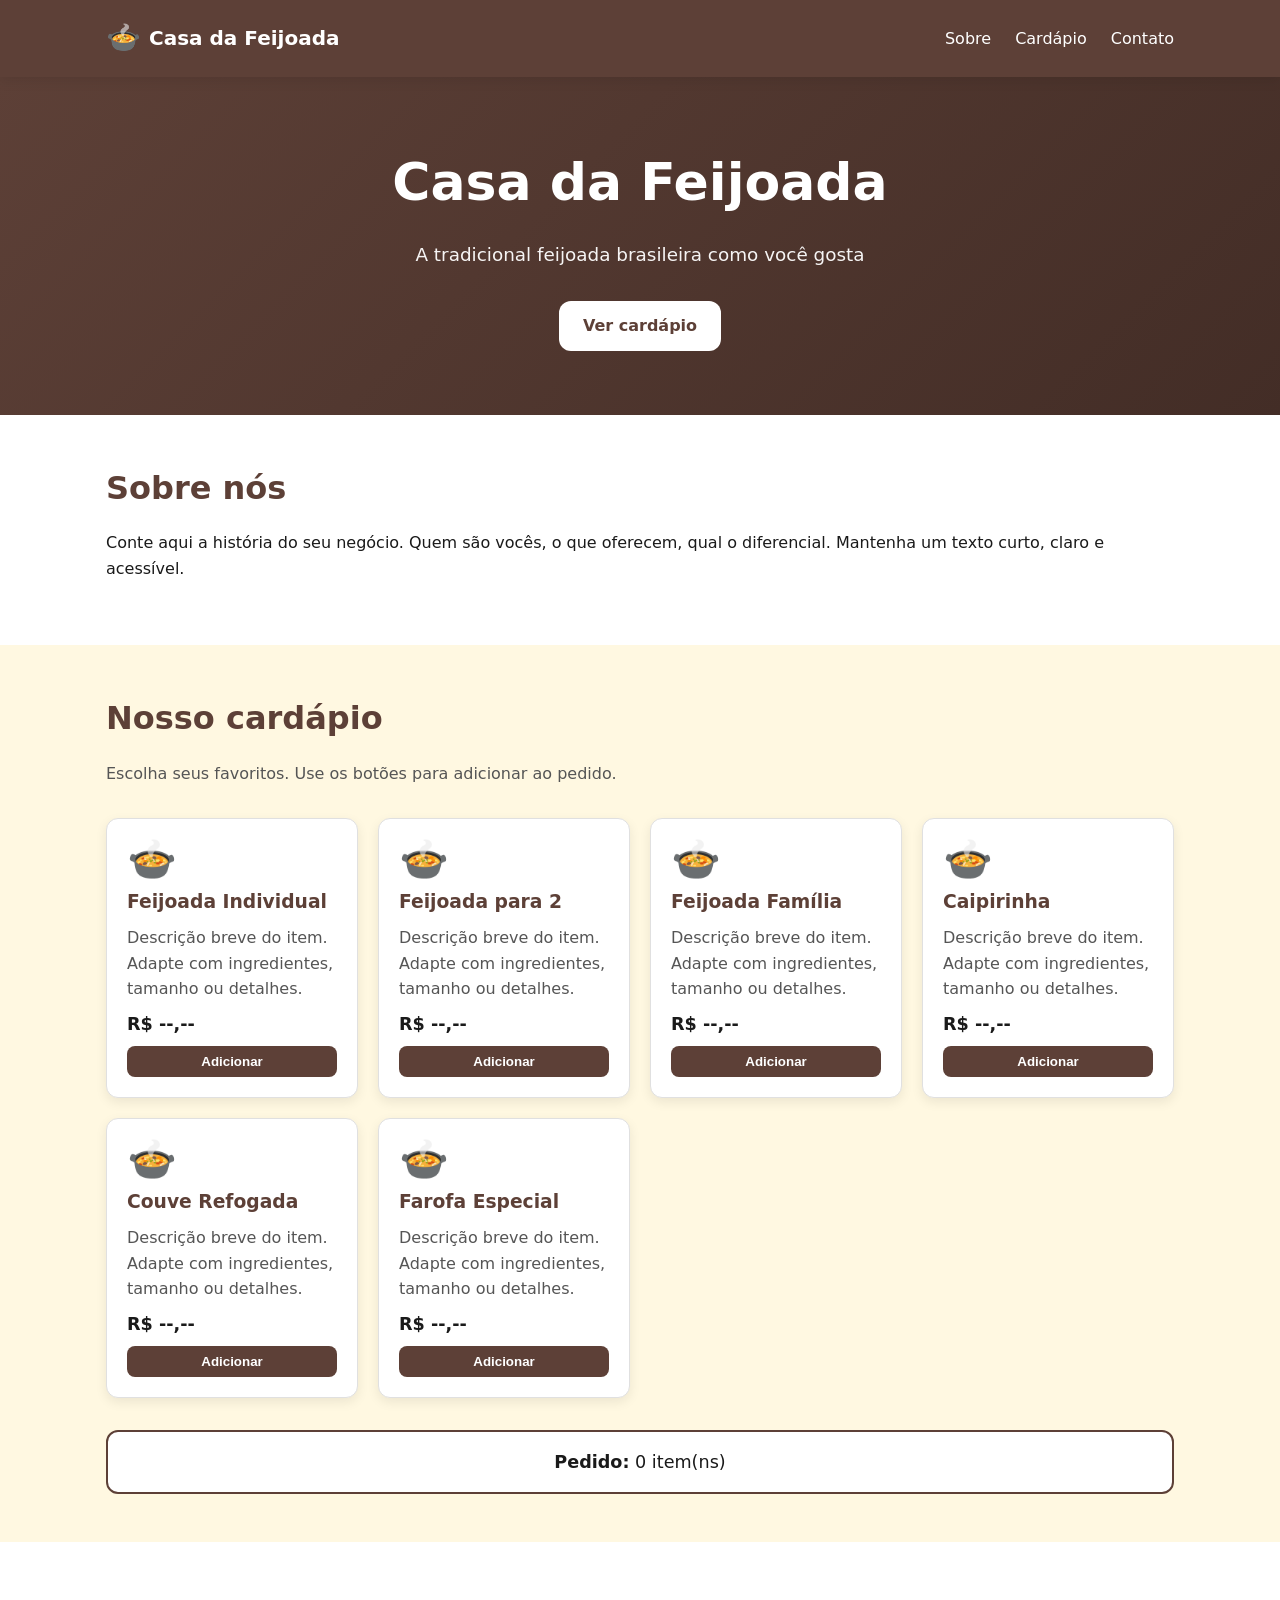
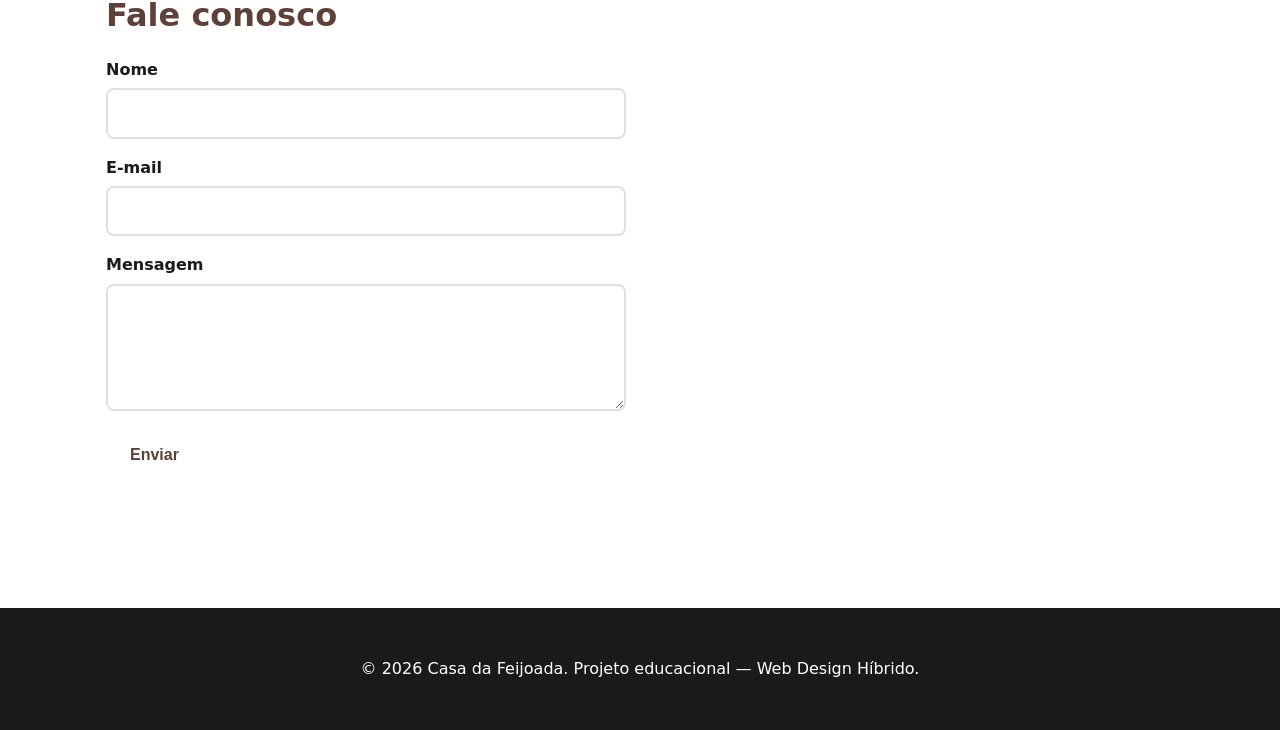
<file: trabalho-main/Trabalho/starter-feijoada/index.html>
<!DOCTYPE html>
<html lang="pt-BR">
<head>
  <meta charset="UTF-8" />
  <meta name="viewport" content="width=device-width, initial-scale=1.0" />
  <meta name="description" content="Casa da Feijoada — A tradicional feijoada brasileira como você gosta. Site acessível com HTML semântico, CSS e JavaScript." />
  <title>Casa da Feijoada | A tradicional feijoada brasileira como você gosta</title>
  <link rel="stylesheet" href="style.css" />
</head>
<body>
  <a class="skip-link" href="#conteudo">Pular para o conteúdo</a>

  <header class="site-header" role="banner">
    <div class="container header-inner">
      <a href="#" class="logo" aria-label="Casa da Feijoada - Página inicial">
        <span class="logo-emoji" aria-hidden="true">🍲</span>
        <span>Casa da Feijoada</span>
      </a>
      <nav aria-label="Navegação principal">
        <ul class="nav-list">
          <li><a href="#sobre">Sobre</a></li>
          <li><a href="#cardapio">Cardápio</a></li>
          <li><a href="#contato">Contato</a></li>
        </ul>
      </nav>
    </div>
  </header>

  <main id="conteudo">
    <section class="hero" aria-labelledby="hero-titulo">
      <div class="container">
        <h1 id="hero-titulo">Casa da Feijoada</h1>
        <p class="hero-tagline">A tradicional feijoada brasileira como você gosta</p>
        <a href="#cardapio" class="btn btn-primary">Ver cardápio</a>
      </div>
    </section>

    <section id="sobre" aria-labelledby="sobre-titulo" class="section">
      <div class="container">
        <h2 id="sobre-titulo">Sobre nós</h2>
        <p>Conte aqui a história do seu negócio. Quem são vocês, o que oferecem, qual o diferencial. Mantenha um texto curto, claro e acessível.</p>
      </div>
    </section>

    <section id="cardapio" aria-labelledby="cardapio-titulo" class="section section-alt">
      <div class="container">
        <h2 id="cardapio-titulo">Nosso cardápio</h2>
        <p class="section-intro">Escolha seus favoritos. Use os botões para adicionar ao pedido.</p>
        <div class="cards-grid" role="list">
        <article class="card">
          <div class="card-emoji" aria-hidden="true">🍲</div>
          <h3>Feijoada Individual</h3>
          <p>Descrição breve do item. Adapte com ingredientes, tamanho ou detalhes.</p>
          <p class="price">R$ <span>--,--</span></p>
          <button type="button" class="btn-add" aria-label="Adicionar Feijoada Individual ao pedido">Adicionar</button>
        </article>
        <article class="card">
          <div class="card-emoji" aria-hidden="true">🍲</div>
          <h3>Feijoada para 2</h3>
          <p>Descrição breve do item. Adapte com ingredientes, tamanho ou detalhes.</p>
          <p class="price">R$ <span>--,--</span></p>
          <button type="button" class="btn-add" aria-label="Adicionar Feijoada para 2 ao pedido">Adicionar</button>
        </article>
        <article class="card">
          <div class="card-emoji" aria-hidden="true">🍲</div>
          <h3>Feijoada Família</h3>
          <p>Descrição breve do item. Adapte com ingredientes, tamanho ou detalhes.</p>
          <p class="price">R$ <span>--,--</span></p>
          <button type="button" class="btn-add" aria-label="Adicionar Feijoada Família ao pedido">Adicionar</button>
        </article>
        <article class="card">
          <div class="card-emoji" aria-hidden="true">🍲</div>
          <h3>Caipirinha</h3>
          <p>Descrição breve do item. Adapte com ingredientes, tamanho ou detalhes.</p>
          <p class="price">R$ <span>--,--</span></p>
          <button type="button" class="btn-add" aria-label="Adicionar Caipirinha ao pedido">Adicionar</button>
        </article>
        <article class="card">
          <div class="card-emoji" aria-hidden="true">🍲</div>
          <h3>Couve Refogada</h3>
          <p>Descrição breve do item. Adapte com ingredientes, tamanho ou detalhes.</p>
          <p class="price">R$ <span>--,--</span></p>
          <button type="button" class="btn-add" aria-label="Adicionar Couve Refogada ao pedido">Adicionar</button>
        </article>
        <article class="card">
          <div class="card-emoji" aria-hidden="true">🍲</div>
          <h3>Farofa Especial</h3>
          <p>Descrição breve do item. Adapte com ingredientes, tamanho ou detalhes.</p>
          <p class="price">R$ <span>--,--</span></p>
          <button type="button" class="btn-add" aria-label="Adicionar Farofa Especial ao pedido">Adicionar</button>
        </article>
        </div>
        <div class="pedido-box" role="status" aria-live="polite" aria-atomic="true">
          <strong>Pedido:</strong> <span id="contador-pedido">0</span> item(ns)
        </div>
      </div>
    </section>

    <section id="contato" aria-labelledby="contato-titulo" class="section">
      <div class="container">
        <h2 id="contato-titulo">Fale conosco</h2>
        <form class="form" novalidate>
          <div class="form-row">
            <label for="nome">Nome</label>
            <input id="nome" name="nome" type="text" required aria-required="true" />
          </div>
          <div class="form-row">
            <label for="email">E-mail</label>
            <input id="email" name="email" type="email" required aria-required="true" />
          </div>
          <div class="form-row">
            <label for="mensagem">Mensagem</label>
            <textarea id="mensagem" name="mensagem" rows="4" required aria-required="true"></textarea>
          </div>
          <button type="submit" class="btn btn-primary">Enviar</button>
          <p class="form-feedback" role="alert" aria-live="assertive" id="form-feedback"></p>
        </form>
      </div>
    </section>
  </main>

  <footer class="site-footer" role="contentinfo">
    <div class="container">
      <p>&copy; <span id="ano"></span> Casa da Feijoada. Projeto educacional — Web Design Híbrido.</p>
    </div>
  </footer>

  <script src="script.js"></script>
</body>
</html>
</file>
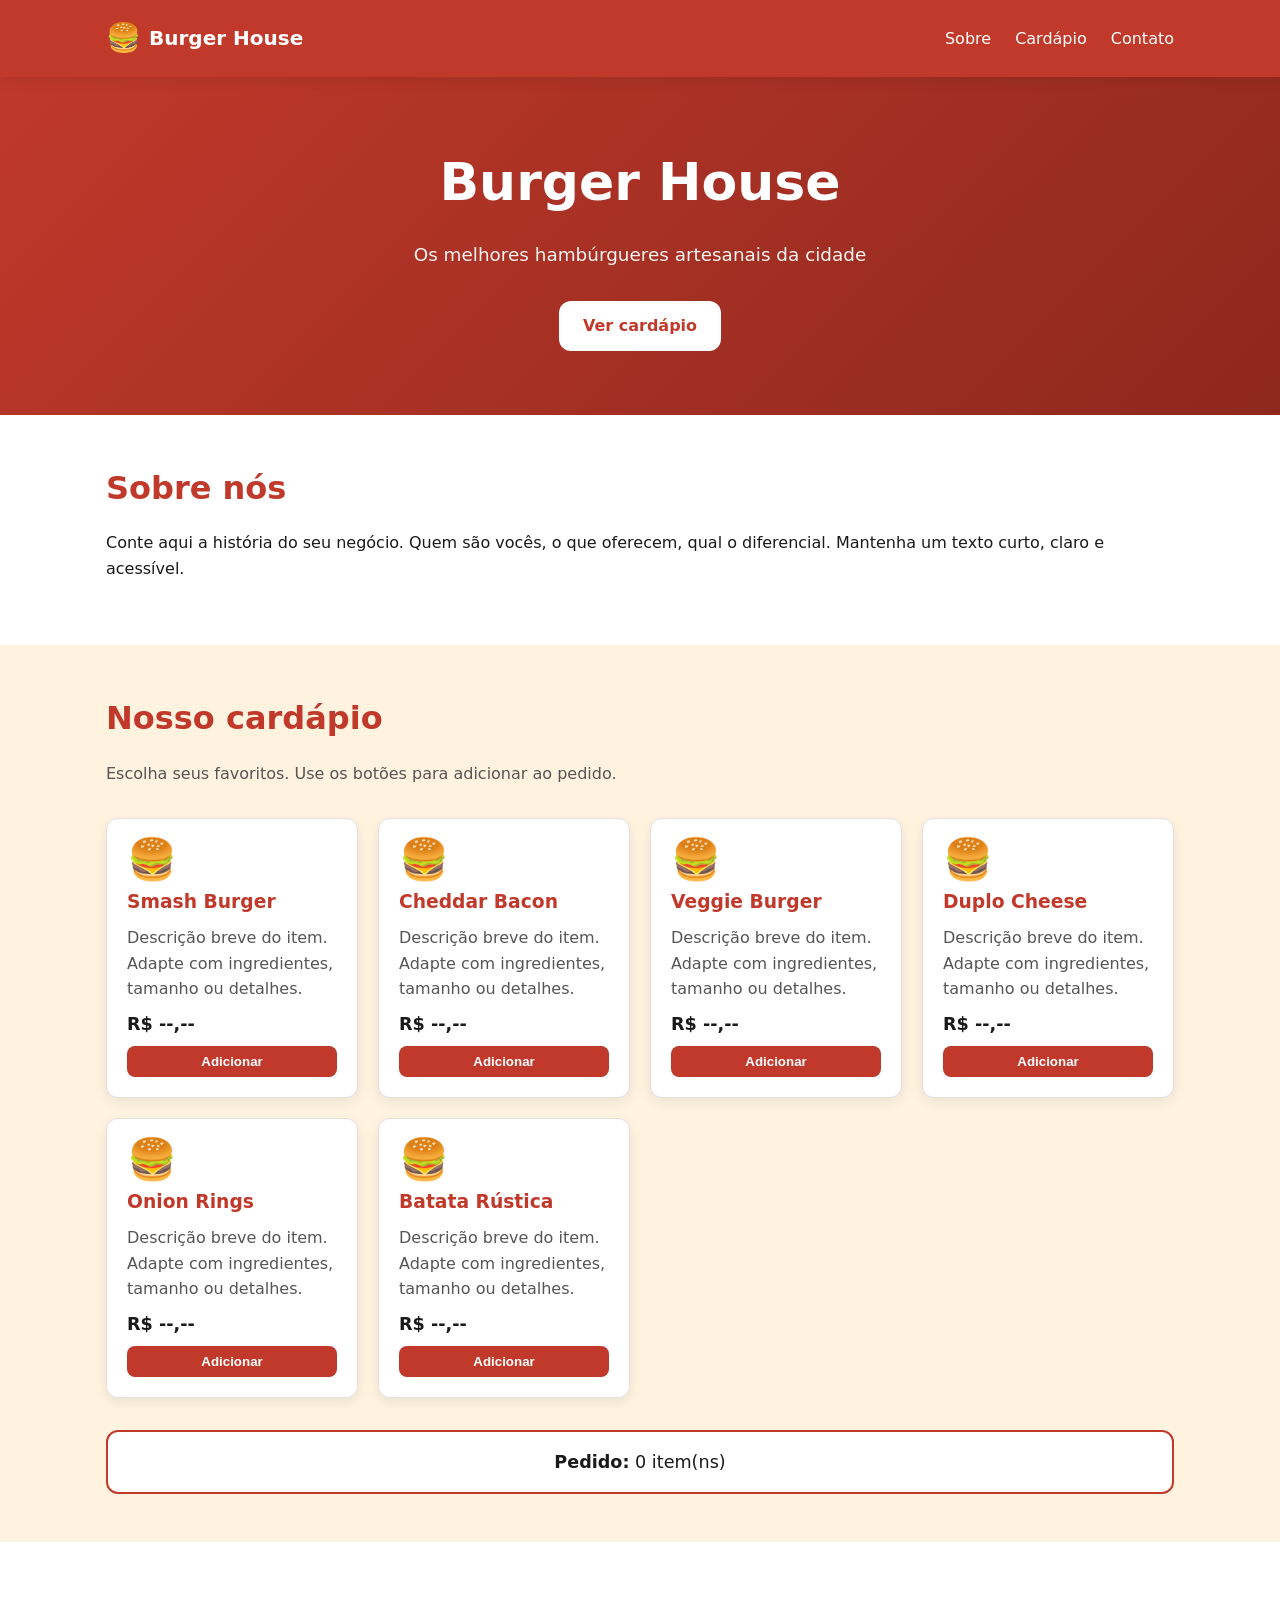
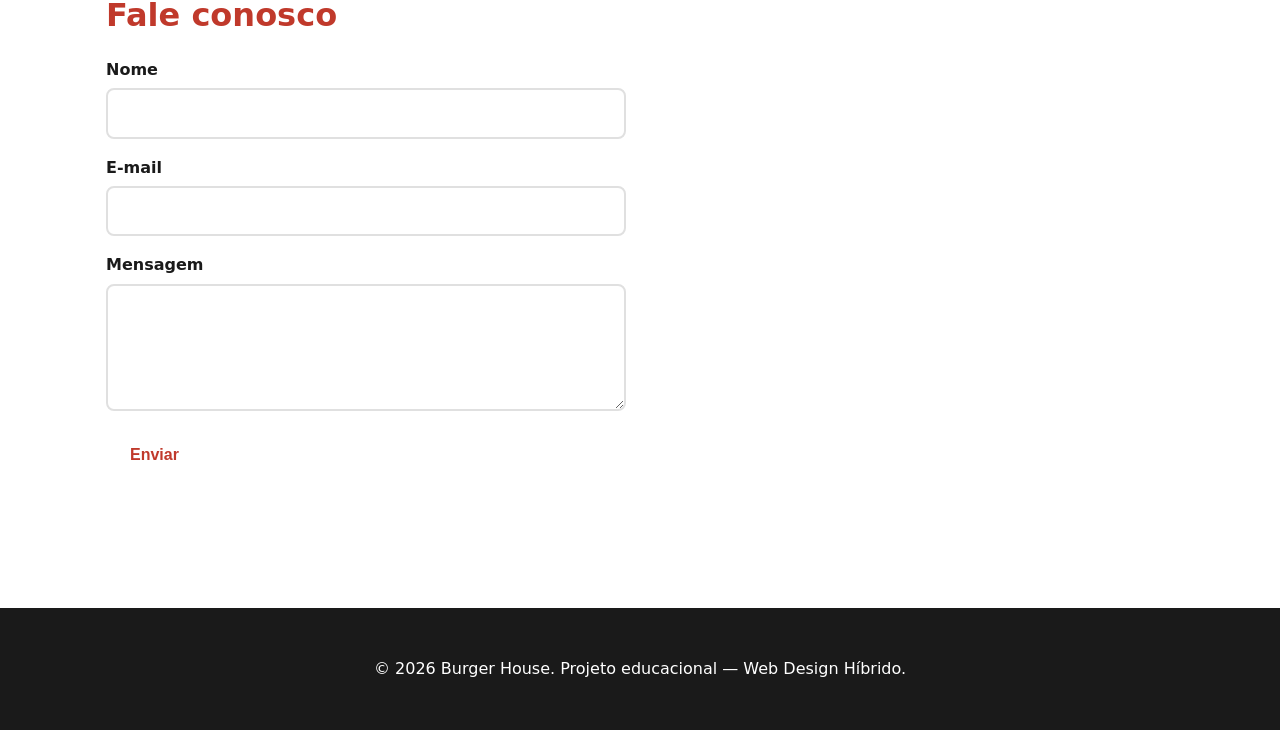
<file: trabalho-main/Trabalho/starter-hamburgueria/index.html>
<!DOCTYPE html>
<html lang="pt-BR">
<head>
  <meta charset="UTF-8" />
  <meta name="viewport" content="width=device-width, initial-scale=1.0" />
  <meta name="description" content="Burger House — Os melhores hambúrgueres artesanais da cidade. Site acessível com HTML semântico, CSS e JavaScript." />
  <title>Burger House | Os melhores hambúrgueres artesanais da cidade</title>
  <link rel="stylesheet" href="style.css" />
</head>
<body>
  <a class="skip-link" href="#conteudo">Pular para o conteúdo</a>

  <header class="site-header" role="banner">
    <div class="container header-inner">
      <a href="#" class="logo" aria-label="Burger House - Página inicial">
        <span class="logo-emoji" aria-hidden="true">🍔</span>
        <span>Burger House</span>
      </a>
      <nav aria-label="Navegação principal">
        <ul class="nav-list">
          <li><a href="#sobre">Sobre</a></li>
          <li><a href="#cardapio">Cardápio</a></li>
          <li><a href="#contato">Contato</a></li>
        </ul>
      </nav>
    </div>
  </header>

  <main id="conteudo">
    <section class="hero" aria-labelledby="hero-titulo">
      <div class="container">
        <h1 id="hero-titulo">Burger House</h1>
        <p class="hero-tagline">Os melhores hambúrgueres artesanais da cidade</p>
        <a href="#cardapio" class="btn btn-primary">Ver cardápio</a>
      </div>
    </section>

    <section id="sobre" aria-labelledby="sobre-titulo" class="section">
      <div class="container">
        <h2 id="sobre-titulo">Sobre nós</h2>
        <p>Conte aqui a história do seu negócio. Quem são vocês, o que oferecem, qual o diferencial. Mantenha um texto curto, claro e acessível.</p>
      </div>
    </section>

    <section id="cardapio" aria-labelledby="cardapio-titulo" class="section section-alt">
      <div class="container">
        <h2 id="cardapio-titulo">Nosso cardápio</h2>
        <p class="section-intro">Escolha seus favoritos. Use os botões para adicionar ao pedido.</p>
        <div class="cards-grid" role="list">
        <article class="card">
          <div class="card-emoji" aria-hidden="true">🍔</div>
          <h3>Smash Burger</h3>
          <p>Descrição breve do item. Adapte com ingredientes, tamanho ou detalhes.</p>
          <p class="price">R$ <span>--,--</span></p>
          <button type="button" class="btn-add" aria-label="Adicionar Smash Burger ao pedido">Adicionar</button>
        </article>
        <article class="card">
          <div class="card-emoji" aria-hidden="true">🍔</div>
          <h3>Cheddar Bacon</h3>
          <p>Descrição breve do item. Adapte com ingredientes, tamanho ou detalhes.</p>
          <p class="price">R$ <span>--,--</span></p>
          <button type="button" class="btn-add" aria-label="Adicionar Cheddar Bacon ao pedido">Adicionar</button>
        </article>
        <article class="card">
          <div class="card-emoji" aria-hidden="true">🍔</div>
          <h3>Veggie Burger</h3>
          <p>Descrição breve do item. Adapte com ingredientes, tamanho ou detalhes.</p>
          <p class="price">R$ <span>--,--</span></p>
          <button type="button" class="btn-add" aria-label="Adicionar Veggie Burger ao pedido">Adicionar</button>
        </article>
        <article class="card">
          <div class="card-emoji" aria-hidden="true">🍔</div>
          <h3>Duplo Cheese</h3>
          <p>Descrição breve do item. Adapte com ingredientes, tamanho ou detalhes.</p>
          <p class="price">R$ <span>--,--</span></p>
          <button type="button" class="btn-add" aria-label="Adicionar Duplo Cheese ao pedido">Adicionar</button>
        </article>
        <article class="card">
          <div class="card-emoji" aria-hidden="true">🍔</div>
          <h3>Onion Rings</h3>
          <p>Descrição breve do item. Adapte com ingredientes, tamanho ou detalhes.</p>
          <p class="price">R$ <span>--,--</span></p>
          <button type="button" class="btn-add" aria-label="Adicionar Onion Rings ao pedido">Adicionar</button>
        </article>
        <article class="card">
          <div class="card-emoji" aria-hidden="true">🍔</div>
          <h3>Batata Rústica</h3>
          <p>Descrição breve do item. Adapte com ingredientes, tamanho ou detalhes.</p>
          <p class="price">R$ <span>--,--</span></p>
          <button type="button" class="btn-add" aria-label="Adicionar Batata Rústica ao pedido">Adicionar</button>
        </article>
        </div>
        <div class="pedido-box" role="status" aria-live="polite" aria-atomic="true">
          <strong>Pedido:</strong> <span id="contador-pedido">0</span> item(ns)
        </div>
      </div>
    </section>

    <section id="contato" aria-labelledby="contato-titulo" class="section">
      <div class="container">
        <h2 id="contato-titulo">Fale conosco</h2>
        <form class="form" novalidate>
          <div class="form-row">
            <label for="nome">Nome</label>
            <input id="nome" name="nome" type="text" required aria-required="true" />
          </div>
          <div class="form-row">
            <label for="email">E-mail</label>
            <input id="email" name="email" type="email" required aria-required="true" />
          </div>
          <div class="form-row">
            <label for="mensagem">Mensagem</label>
            <textarea id="mensagem" name="mensagem" rows="4" required aria-required="true"></textarea>
          </div>
          <button type="submit" class="btn btn-primary">Enviar</button>
          <p class="form-feedback" role="alert" aria-live="assertive" id="form-feedback"></p>
        </form>
      </div>
    </section>
  </main>

  <footer class="site-footer" role="contentinfo">
    <div class="container">
      <p>&copy; <span id="ano"></span> Burger House. Projeto educacional — Web Design Híbrido.</p>
    </div>
  </footer>

  <script src="script.js"></script>
</body>
</html>
</file>
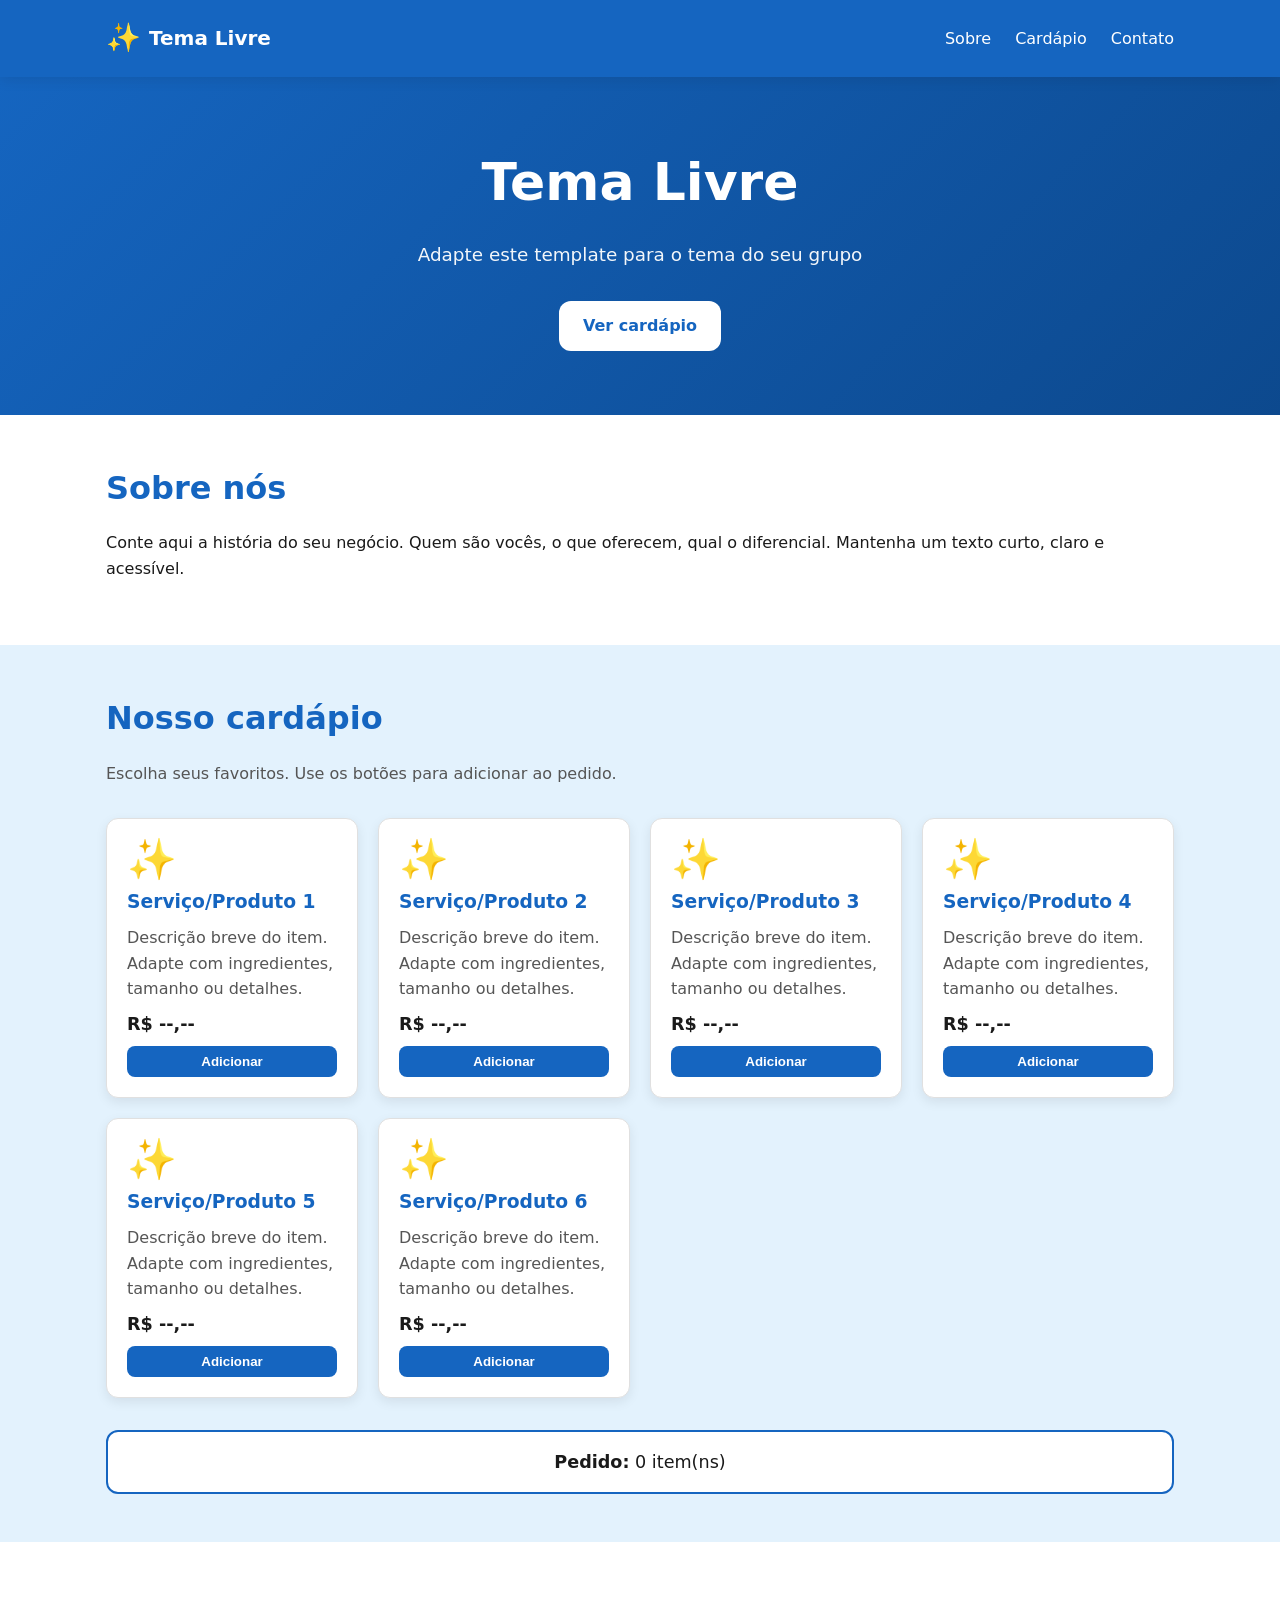
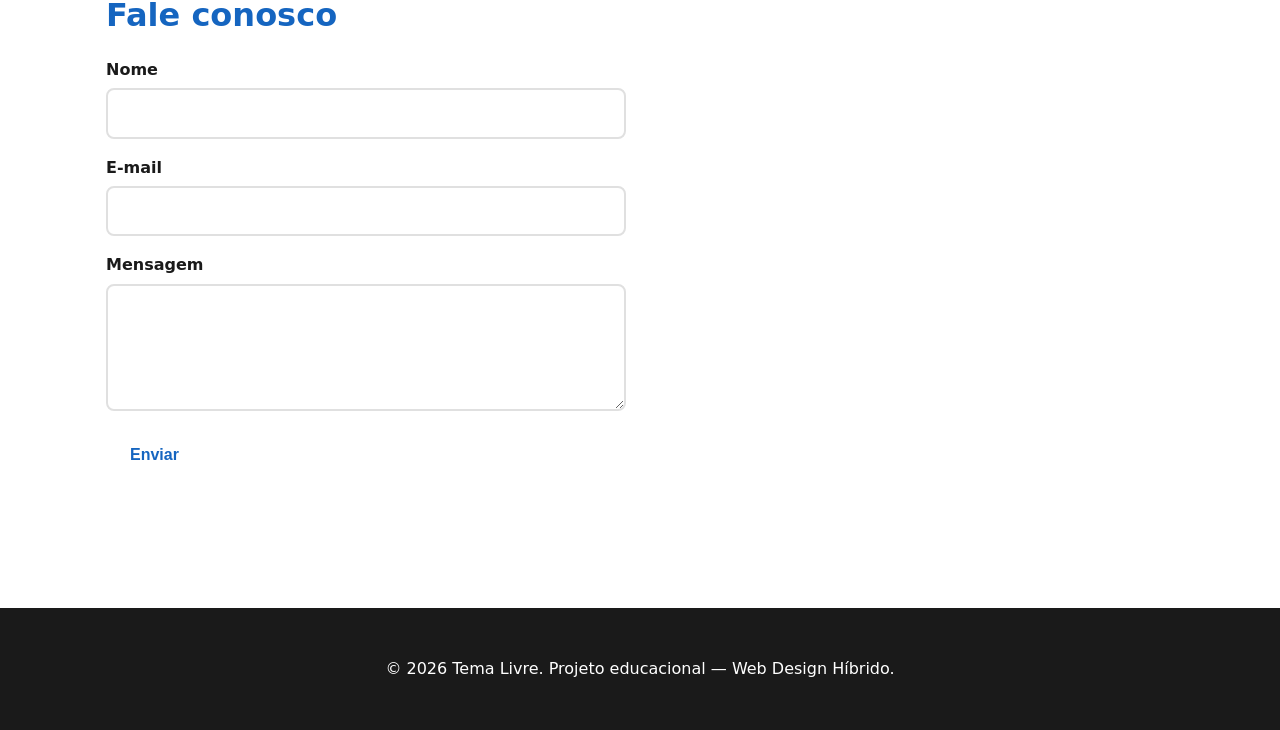
<file: trabalho-main/Trabalho/starter-livre/index.html>
<!DOCTYPE html>
<html lang="pt-BR">
<head>
  <meta charset="UTF-8" />
  <meta name="viewport" content="width=device-width, initial-scale=1.0" />
  <meta name="description" content="Tema Livre — Adapte este template para o tema do seu grupo. Site acessível com HTML semântico, CSS e JavaScript." />
  <title>Tema Livre | Adapte este template para o tema do seu grupo</title>
  <link rel="stylesheet" href="style.css" />
</head>
<body>
  <a class="skip-link" href="#conteudo">Pular para o conteúdo</a>

  <header class="site-header" role="banner">
    <div class="container header-inner">
      <a href="#" class="logo" aria-label="Tema Livre - Página inicial">
        <span class="logo-emoji" aria-hidden="true">✨</span>
        <span>Tema Livre</span>
      </a>
      <nav aria-label="Navegação principal">
        <ul class="nav-list">
          <li><a href="#sobre">Sobre</a></li>
          <li><a href="#cardapio">Cardápio</a></li>
          <li><a href="#contato">Contato</a></li>
        </ul>
      </nav>
    </div>
  </header>

  <main id="conteudo">
    <section class="hero" aria-labelledby="hero-titulo">
      <div class="container">
        <h1 id="hero-titulo">Tema Livre</h1>
        <p class="hero-tagline">Adapte este template para o tema do seu grupo</p>
        <a href="#cardapio" class="btn btn-primary">Ver cardápio</a>
      </div>
    </section>

    <section id="sobre" aria-labelledby="sobre-titulo" class="section">
      <div class="container">
        <h2 id="sobre-titulo">Sobre nós</h2>
        <p>Conte aqui a história do seu negócio. Quem são vocês, o que oferecem, qual o diferencial. Mantenha um texto curto, claro e acessível.</p>
      </div>
    </section>

    <section id="cardapio" aria-labelledby="cardapio-titulo" class="section section-alt">
      <div class="container">
        <h2 id="cardapio-titulo">Nosso cardápio</h2>
        <p class="section-intro">Escolha seus favoritos. Use os botões para adicionar ao pedido.</p>
        <div class="cards-grid" role="list">
        <article class="card">
          <div class="card-emoji" aria-hidden="true">✨</div>
          <h3>Serviço/Produto 1</h3>
          <p>Descrição breve do item. Adapte com ingredientes, tamanho ou detalhes.</p>
          <p class="price">R$ <span>--,--</span></p>
          <button type="button" class="btn-add" aria-label="Adicionar Serviço/Produto 1 ao pedido">Adicionar</button>
        </article>
        <article class="card">
          <div class="card-emoji" aria-hidden="true">✨</div>
          <h3>Serviço/Produto 2</h3>
          <p>Descrição breve do item. Adapte com ingredientes, tamanho ou detalhes.</p>
          <p class="price">R$ <span>--,--</span></p>
          <button type="button" class="btn-add" aria-label="Adicionar Serviço/Produto 2 ao pedido">Adicionar</button>
        </article>
        <article class="card">
          <div class="card-emoji" aria-hidden="true">✨</div>
          <h3>Serviço/Produto 3</h3>
          <p>Descrição breve do item. Adapte com ingredientes, tamanho ou detalhes.</p>
          <p class="price">R$ <span>--,--</span></p>
          <button type="button" class="btn-add" aria-label="Adicionar Serviço/Produto 3 ao pedido">Adicionar</button>
        </article>
        <article class="card">
          <div class="card-emoji" aria-hidden="true">✨</div>
          <h3>Serviço/Produto 4</h3>
          <p>Descrição breve do item. Adapte com ingredientes, tamanho ou detalhes.</p>
          <p class="price">R$ <span>--,--</span></p>
          <button type="button" class="btn-add" aria-label="Adicionar Serviço/Produto 4 ao pedido">Adicionar</button>
        </article>
        <article class="card">
          <div class="card-emoji" aria-hidden="true">✨</div>
          <h3>Serviço/Produto 5</h3>
          <p>Descrição breve do item. Adapte com ingredientes, tamanho ou detalhes.</p>
          <p class="price">R$ <span>--,--</span></p>
          <button type="button" class="btn-add" aria-label="Adicionar Serviço/Produto 5 ao pedido">Adicionar</button>
        </article>
        <article class="card">
          <div class="card-emoji" aria-hidden="true">✨</div>
          <h3>Serviço/Produto 6</h3>
          <p>Descrição breve do item. Adapte com ingredientes, tamanho ou detalhes.</p>
          <p class="price">R$ <span>--,--</span></p>
          <button type="button" class="btn-add" aria-label="Adicionar Serviço/Produto 6 ao pedido">Adicionar</button>
        </article>
        </div>
        <div class="pedido-box" role="status" aria-live="polite" aria-atomic="true">
          <strong>Pedido:</strong> <span id="contador-pedido">0</span> item(ns)
        </div>
      </div>
    </section>

    <section id="contato" aria-labelledby="contato-titulo" class="section">
      <div class="container">
        <h2 id="contato-titulo">Fale conosco</h2>
        <form class="form" novalidate>
          <div class="form-row">
            <label for="nome">Nome</label>
            <input id="nome" name="nome" type="text" required aria-required="true" />
          </div>
          <div class="form-row">
            <label for="email">E-mail</label>
            <input id="email" name="email" type="email" required aria-required="true" />
          </div>
          <div class="form-row">
            <label for="mensagem">Mensagem</label>
            <textarea id="mensagem" name="mensagem" rows="4" required aria-required="true"></textarea>
          </div>
          <button type="submit" class="btn btn-primary">Enviar</button>
          <p class="form-feedback" role="alert" aria-live="assertive" id="form-feedback"></p>
        </form>
      </div>
    </section>
  </main>

  <footer class="site-footer" role="contentinfo">
    <div class="container">
      <p>&copy; <span id="ano"></span> Tema Livre. Projeto educacional — Web Design Híbrido.</p>
    </div>
  </footer>

  <script src="script.js"></script>
</body>
</html>
</file>
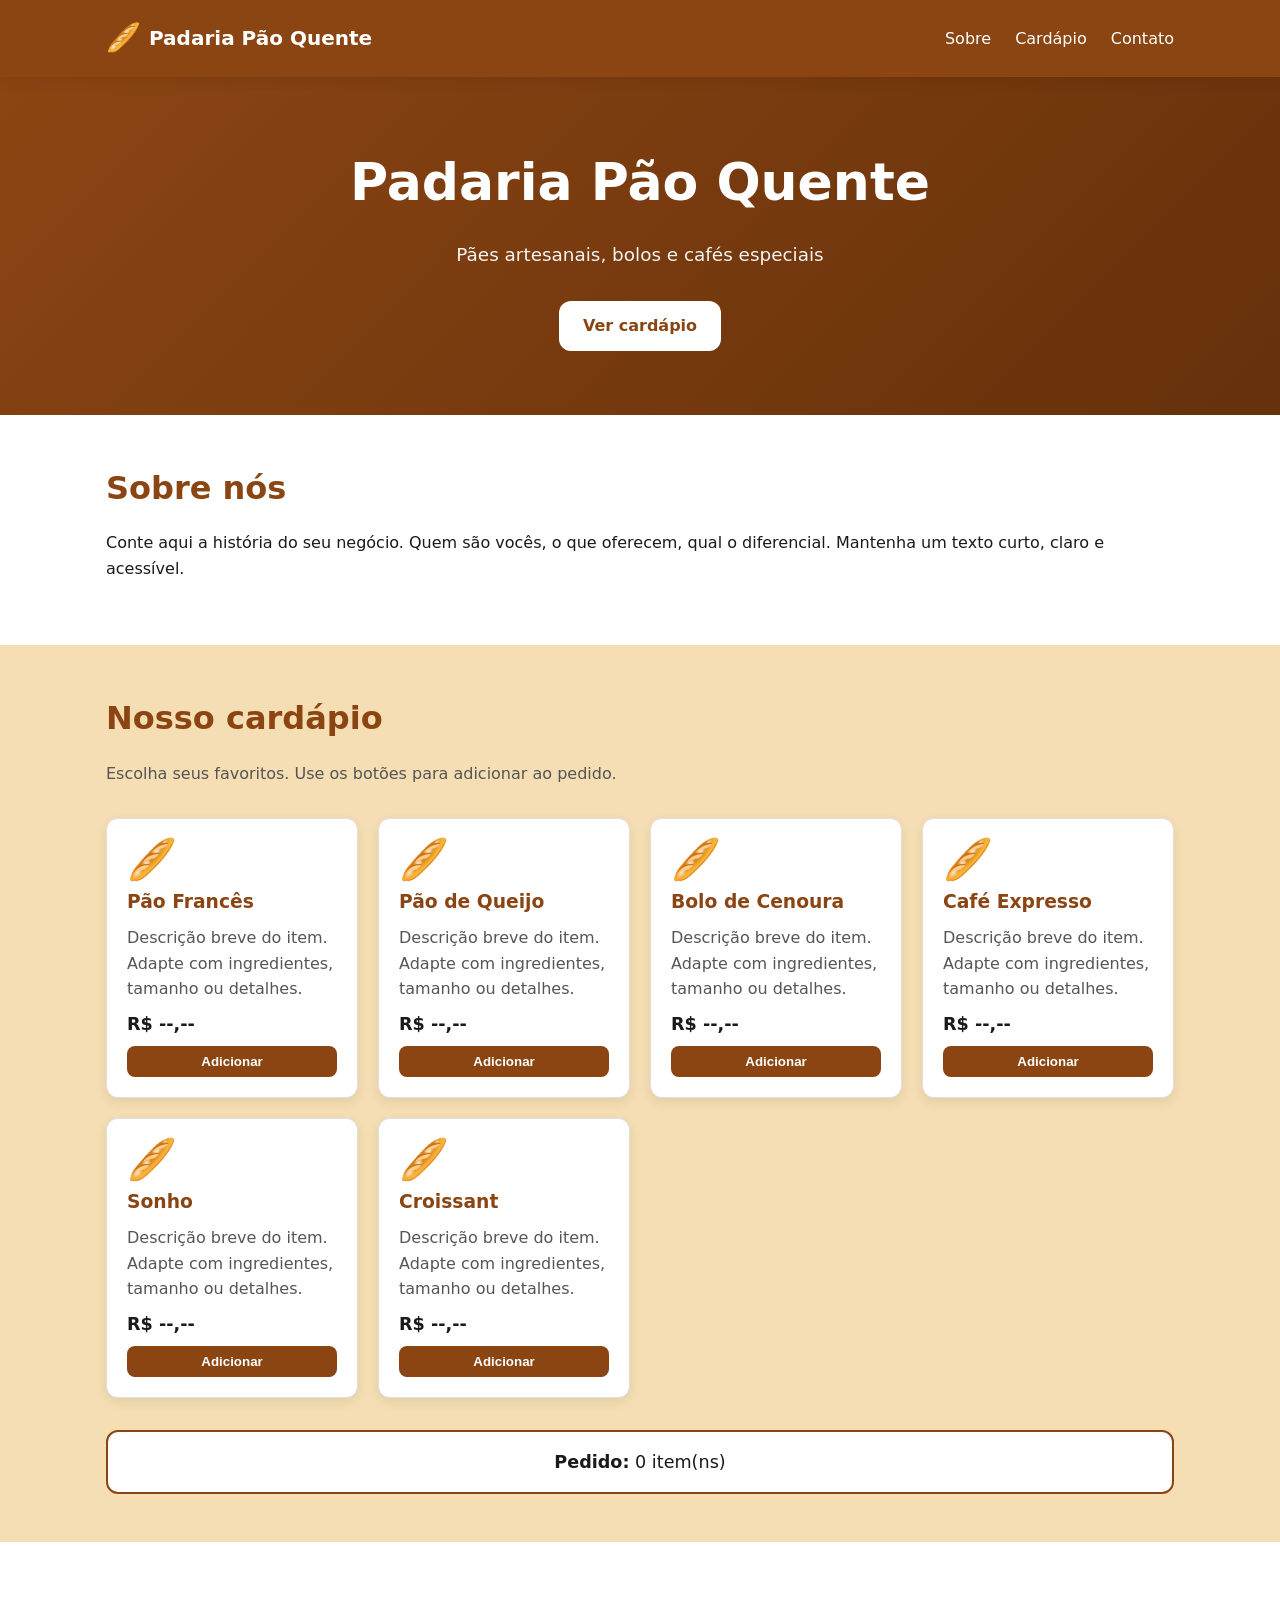
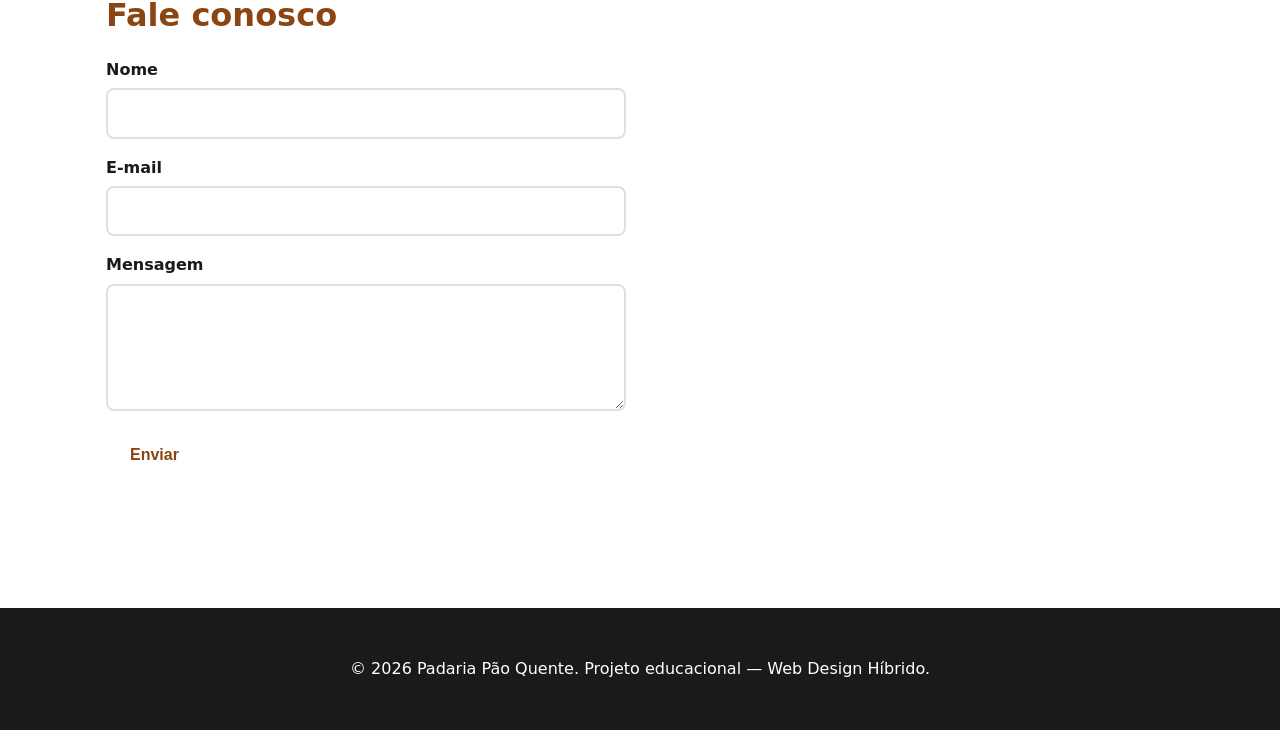
<file: trabalho-main/Trabalho/starter-padaria/index.html>
<!DOCTYPE html>
<html lang="pt-BR">
<head>
  <meta charset="UTF-8" />
  <meta name="viewport" content="width=device-width, initial-scale=1.0" />
  <meta name="description" content="Padaria Pão Quente — Pães artesanais, bolos e cafés especiais. Site acessível com HTML semântico, CSS e JavaScript." />
  <title>Padaria Pão Quente | Pães artesanais, bolos e cafés especiais</title>
  <link rel="stylesheet" href="style.css" />
</head>
<body>
  <a class="skip-link" href="#conteudo">Pular para o conteúdo</a>

  <header class="site-header" role="banner">
    <div class="container header-inner">
      <a href="#" class="logo" aria-label="Padaria Pão Quente - Página inicial">
        <span class="logo-emoji" aria-hidden="true">🥖</span>
        <span>Padaria Pão Quente</span>
      </a>
      <nav aria-label="Navegação principal">
        <ul class="nav-list">
          <li><a href="#sobre">Sobre</a></li>
          <li><a href="#cardapio">Cardápio</a></li>
          <li><a href="#contato">Contato</a></li>
        </ul>
      </nav>
    </div>
  </header>

  <main id="conteudo">
    <section class="hero" aria-labelledby="hero-titulo">
      <div class="container">
        <h1 id="hero-titulo">Padaria Pão Quente</h1>
        <p class="hero-tagline">Pães artesanais, bolos e cafés especiais</p>
        <a href="#cardapio" class="btn btn-primary">Ver cardápio</a>
      </div>
    </section>

    <section id="sobre" aria-labelledby="sobre-titulo" class="section">
      <div class="container">
        <h2 id="sobre-titulo">Sobre nós</h2>
        <p>Conte aqui a história do seu negócio. Quem são vocês, o que oferecem, qual o diferencial. Mantenha um texto curto, claro e acessível.</p>
      </div>
    </section>

    <section id="cardapio" aria-labelledby="cardapio-titulo" class="section section-alt">
      <div class="container">
        <h2 id="cardapio-titulo">Nosso cardápio</h2>
        <p class="section-intro">Escolha seus favoritos. Use os botões para adicionar ao pedido.</p>
        <div class="cards-grid" role="list">
        <article class="card">
          <div class="card-emoji" aria-hidden="true">🥖</div>
          <h3>Pão Francês</h3>
          <p>Descrição breve do item. Adapte com ingredientes, tamanho ou detalhes.</p>
          <p class="price">R$ <span>--,--</span></p>
          <button type="button" class="btn-add" aria-label="Adicionar Pão Francês ao pedido">Adicionar</button>
        </article>
        <article class="card">
          <div class="card-emoji" aria-hidden="true">🥖</div>
          <h3>Pão de Queijo</h3>
          <p>Descrição breve do item. Adapte com ingredientes, tamanho ou detalhes.</p>
          <p class="price">R$ <span>--,--</span></p>
          <button type="button" class="btn-add" aria-label="Adicionar Pão de Queijo ao pedido">Adicionar</button>
        </article>
        <article class="card">
          <div class="card-emoji" aria-hidden="true">🥖</div>
          <h3>Bolo de Cenoura</h3>
          <p>Descrição breve do item. Adapte com ingredientes, tamanho ou detalhes.</p>
          <p class="price">R$ <span>--,--</span></p>
          <button type="button" class="btn-add" aria-label="Adicionar Bolo de Cenoura ao pedido">Adicionar</button>
        </article>
        <article class="card">
          <div class="card-emoji" aria-hidden="true">🥖</div>
          <h3>Café Expresso</h3>
          <p>Descrição breve do item. Adapte com ingredientes, tamanho ou detalhes.</p>
          <p class="price">R$ <span>--,--</span></p>
          <button type="button" class="btn-add" aria-label="Adicionar Café Expresso ao pedido">Adicionar</button>
        </article>
        <article class="card">
          <div class="card-emoji" aria-hidden="true">🥖</div>
          <h3>Sonho</h3>
          <p>Descrição breve do item. Adapte com ingredientes, tamanho ou detalhes.</p>
          <p class="price">R$ <span>--,--</span></p>
          <button type="button" class="btn-add" aria-label="Adicionar Sonho ao pedido">Adicionar</button>
        </article>
        <article class="card">
          <div class="card-emoji" aria-hidden="true">🥖</div>
          <h3>Croissant</h3>
          <p>Descrição breve do item. Adapte com ingredientes, tamanho ou detalhes.</p>
          <p class="price">R$ <span>--,--</span></p>
          <button type="button" class="btn-add" aria-label="Adicionar Croissant ao pedido">Adicionar</button>
        </article>
        </div>
        <div class="pedido-box" role="status" aria-live="polite" aria-atomic="true">
          <strong>Pedido:</strong> <span id="contador-pedido">0</span> item(ns)
        </div>
      </div>
    </section>

    <section id="contato" aria-labelledby="contato-titulo" class="section">
      <div class="container">
        <h2 id="contato-titulo">Fale conosco</h2>
        <form class="form" novalidate>
          <div class="form-row">
            <label for="nome">Nome</label>
            <input id="nome" name="nome" type="text" required aria-required="true" />
          </div>
          <div class="form-row">
            <label for="email">E-mail</label>
            <input id="email" name="email" type="email" required aria-required="true" />
          </div>
          <div class="form-row">
            <label for="mensagem">Mensagem</label>
            <textarea id="mensagem" name="mensagem" rows="4" required aria-required="true"></textarea>
          </div>
          <button type="submit" class="btn btn-primary">Enviar</button>
          <p class="form-feedback" role="alert" aria-live="assertive" id="form-feedback"></p>
        </form>
      </div>
    </section>
  </main>

  <footer class="site-footer" role="contentinfo">
    <div class="container">
      <p>&copy; <span id="ano"></span> Padaria Pão Quente. Projeto educacional — Web Design Híbrido.</p>
    </div>
  </footer>

  <script src="script.js"></script>
</body>
</html>
</file>
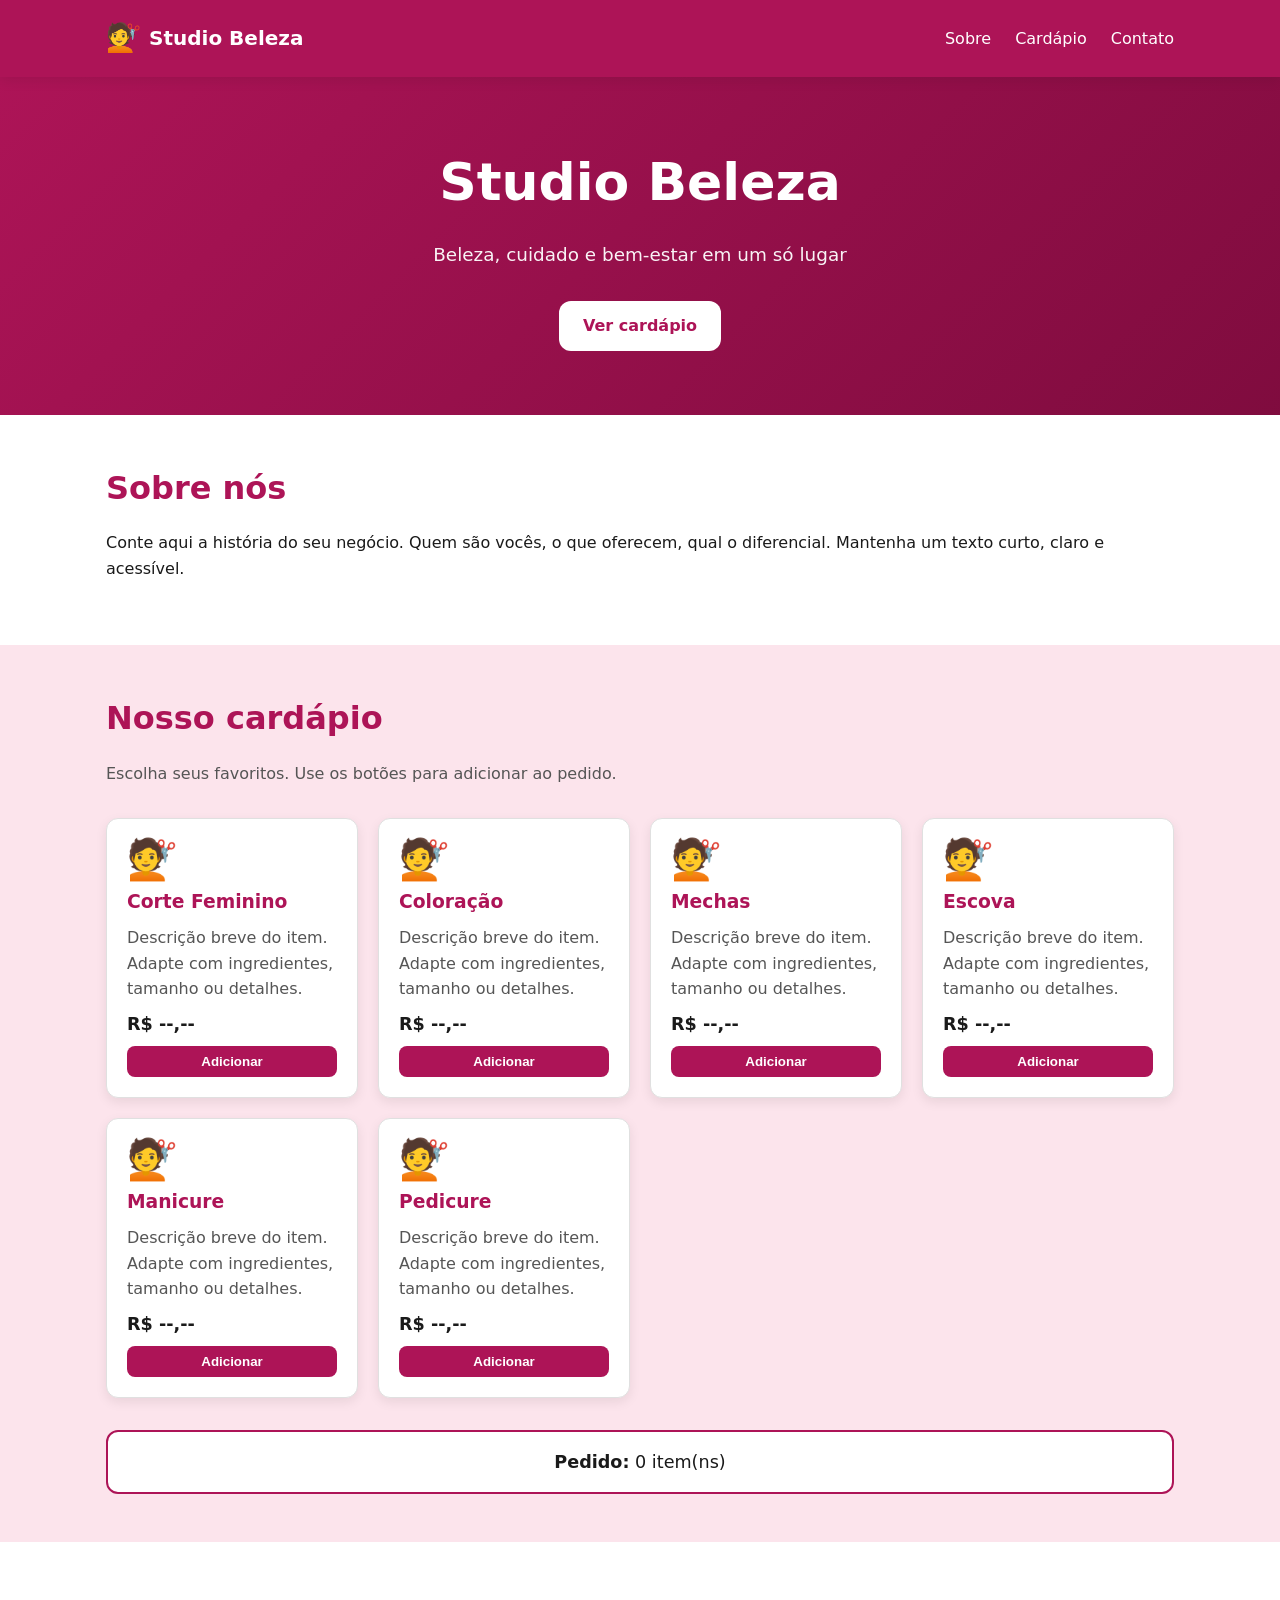
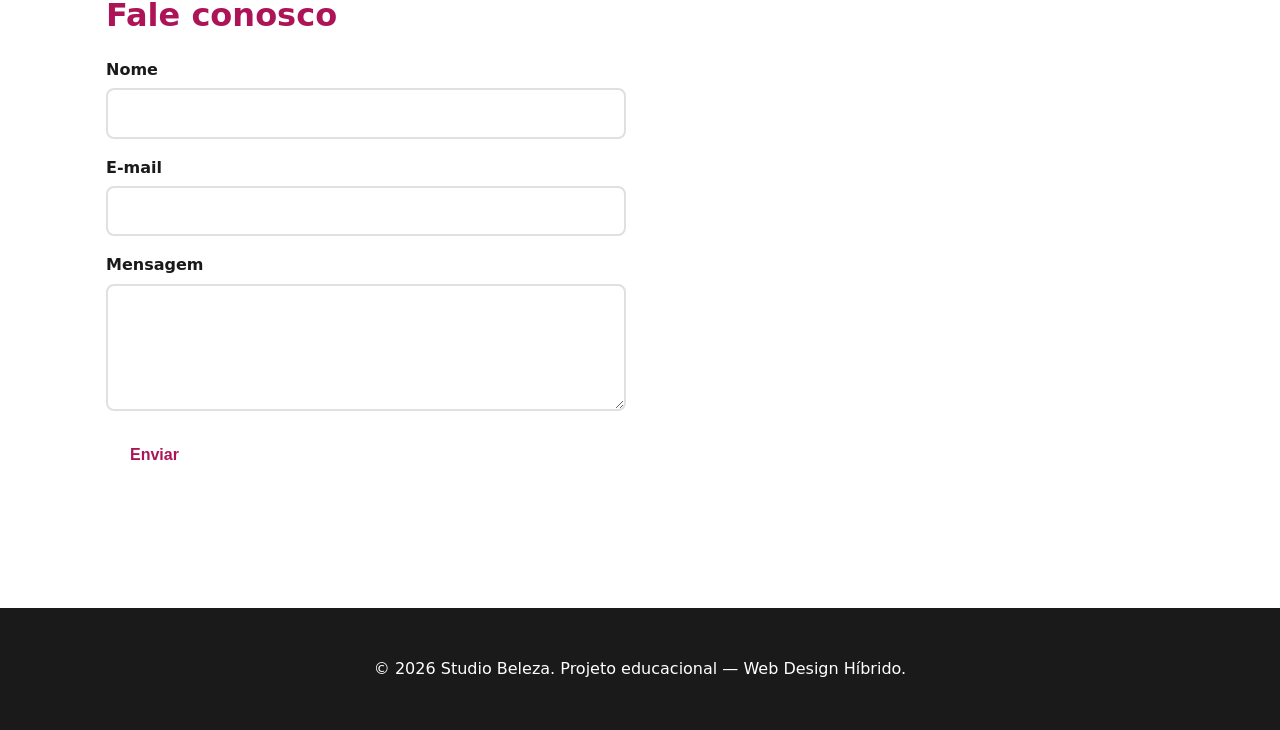
<file: trabalho-main/Trabalho/starter-salao/index.html>
<!DOCTYPE html>
<html lang="pt-BR">
<head>
  <meta charset="UTF-8" />
  <meta name="viewport" content="width=device-width, initial-scale=1.0" />
  <meta name="description" content="Studio Beleza — Beleza, cuidado e bem-estar em um só lugar. Site acessível com HTML semântico, CSS e JavaScript." />
  <title>Studio Beleza | Beleza, cuidado e bem-estar em um só lugar</title>
  <link rel="stylesheet" href="style.css" />
</head>
<body>
  <a class="skip-link" href="#conteudo">Pular para o conteúdo</a>

  <header class="site-header" role="banner">
    <div class="container header-inner">
      <a href="#" class="logo" aria-label="Studio Beleza - Página inicial">
        <span class="logo-emoji" aria-hidden="true">💇</span>
        <span>Studio Beleza</span>
      </a>
      <nav aria-label="Navegação principal">
        <ul class="nav-list">
          <li><a href="#sobre">Sobre</a></li>
          <li><a href="#cardapio">Cardápio</a></li>
          <li><a href="#contato">Contato</a></li>
        </ul>
      </nav>
    </div>
  </header>

  <main id="conteudo">
    <section class="hero" aria-labelledby="hero-titulo">
      <div class="container">
        <h1 id="hero-titulo">Studio Beleza</h1>
        <p class="hero-tagline">Beleza, cuidado e bem-estar em um só lugar</p>
        <a href="#cardapio" class="btn btn-primary">Ver cardápio</a>
      </div>
    </section>

    <section id="sobre" aria-labelledby="sobre-titulo" class="section">
      <div class="container">
        <h2 id="sobre-titulo">Sobre nós</h2>
        <p>Conte aqui a história do seu negócio. Quem são vocês, o que oferecem, qual o diferencial. Mantenha um texto curto, claro e acessível.</p>
      </div>
    </section>

    <section id="cardapio" aria-labelledby="cardapio-titulo" class="section section-alt">
      <div class="container">
        <h2 id="cardapio-titulo">Nosso cardápio</h2>
        <p class="section-intro">Escolha seus favoritos. Use os botões para adicionar ao pedido.</p>
        <div class="cards-grid" role="list">
        <article class="card">
          <div class="card-emoji" aria-hidden="true">💇</div>
          <h3>Corte Feminino</h3>
          <p>Descrição breve do item. Adapte com ingredientes, tamanho ou detalhes.</p>
          <p class="price">R$ <span>--,--</span></p>
          <button type="button" class="btn-add" aria-label="Adicionar Corte Feminino ao pedido">Adicionar</button>
        </article>
        <article class="card">
          <div class="card-emoji" aria-hidden="true">💇</div>
          <h3>Coloração</h3>
          <p>Descrição breve do item. Adapte com ingredientes, tamanho ou detalhes.</p>
          <p class="price">R$ <span>--,--</span></p>
          <button type="button" class="btn-add" aria-label="Adicionar Coloração ao pedido">Adicionar</button>
        </article>
        <article class="card">
          <div class="card-emoji" aria-hidden="true">💇</div>
          <h3>Mechas</h3>
          <p>Descrição breve do item. Adapte com ingredientes, tamanho ou detalhes.</p>
          <p class="price">R$ <span>--,--</span></p>
          <button type="button" class="btn-add" aria-label="Adicionar Mechas ao pedido">Adicionar</button>
        </article>
        <article class="card">
          <div class="card-emoji" aria-hidden="true">💇</div>
          <h3>Escova</h3>
          <p>Descrição breve do item. Adapte com ingredientes, tamanho ou detalhes.</p>
          <p class="price">R$ <span>--,--</span></p>
          <button type="button" class="btn-add" aria-label="Adicionar Escova ao pedido">Adicionar</button>
        </article>
        <article class="card">
          <div class="card-emoji" aria-hidden="true">💇</div>
          <h3>Manicure</h3>
          <p>Descrição breve do item. Adapte com ingredientes, tamanho ou detalhes.</p>
          <p class="price">R$ <span>--,--</span></p>
          <button type="button" class="btn-add" aria-label="Adicionar Manicure ao pedido">Adicionar</button>
        </article>
        <article class="card">
          <div class="card-emoji" aria-hidden="true">💇</div>
          <h3>Pedicure</h3>
          <p>Descrição breve do item. Adapte com ingredientes, tamanho ou detalhes.</p>
          <p class="price">R$ <span>--,--</span></p>
          <button type="button" class="btn-add" aria-label="Adicionar Pedicure ao pedido">Adicionar</button>
        </article>
        </div>
        <div class="pedido-box" role="status" aria-live="polite" aria-atomic="true">
          <strong>Pedido:</strong> <span id="contador-pedido">0</span> item(ns)
        </div>
      </div>
    </section>

    <section id="contato" aria-labelledby="contato-titulo" class="section">
      <div class="container">
        <h2 id="contato-titulo">Fale conosco</h2>
        <form class="form" novalidate>
          <div class="form-row">
            <label for="nome">Nome</label>
            <input id="nome" name="nome" type="text" required aria-required="true" />
          </div>
          <div class="form-row">
            <label for="email">E-mail</label>
            <input id="email" name="email" type="email" required aria-required="true" />
          </div>
          <div class="form-row">
            <label for="mensagem">Mensagem</label>
            <textarea id="mensagem" name="mensagem" rows="4" required aria-required="true"></textarea>
          </div>
          <button type="submit" class="btn btn-primary">Enviar</button>
          <p class="form-feedback" role="alert" aria-live="assertive" id="form-feedback"></p>
        </form>
      </div>
    </section>
  </main>

  <footer class="site-footer" role="contentinfo">
    <div class="container">
      <p>&copy; <span id="ano"></span> Studio Beleza. Projeto educacional — Web Design Híbrido.</p>
    </div>
  </footer>

  <script src="script.js"></script>
</body>
</html>
</file>
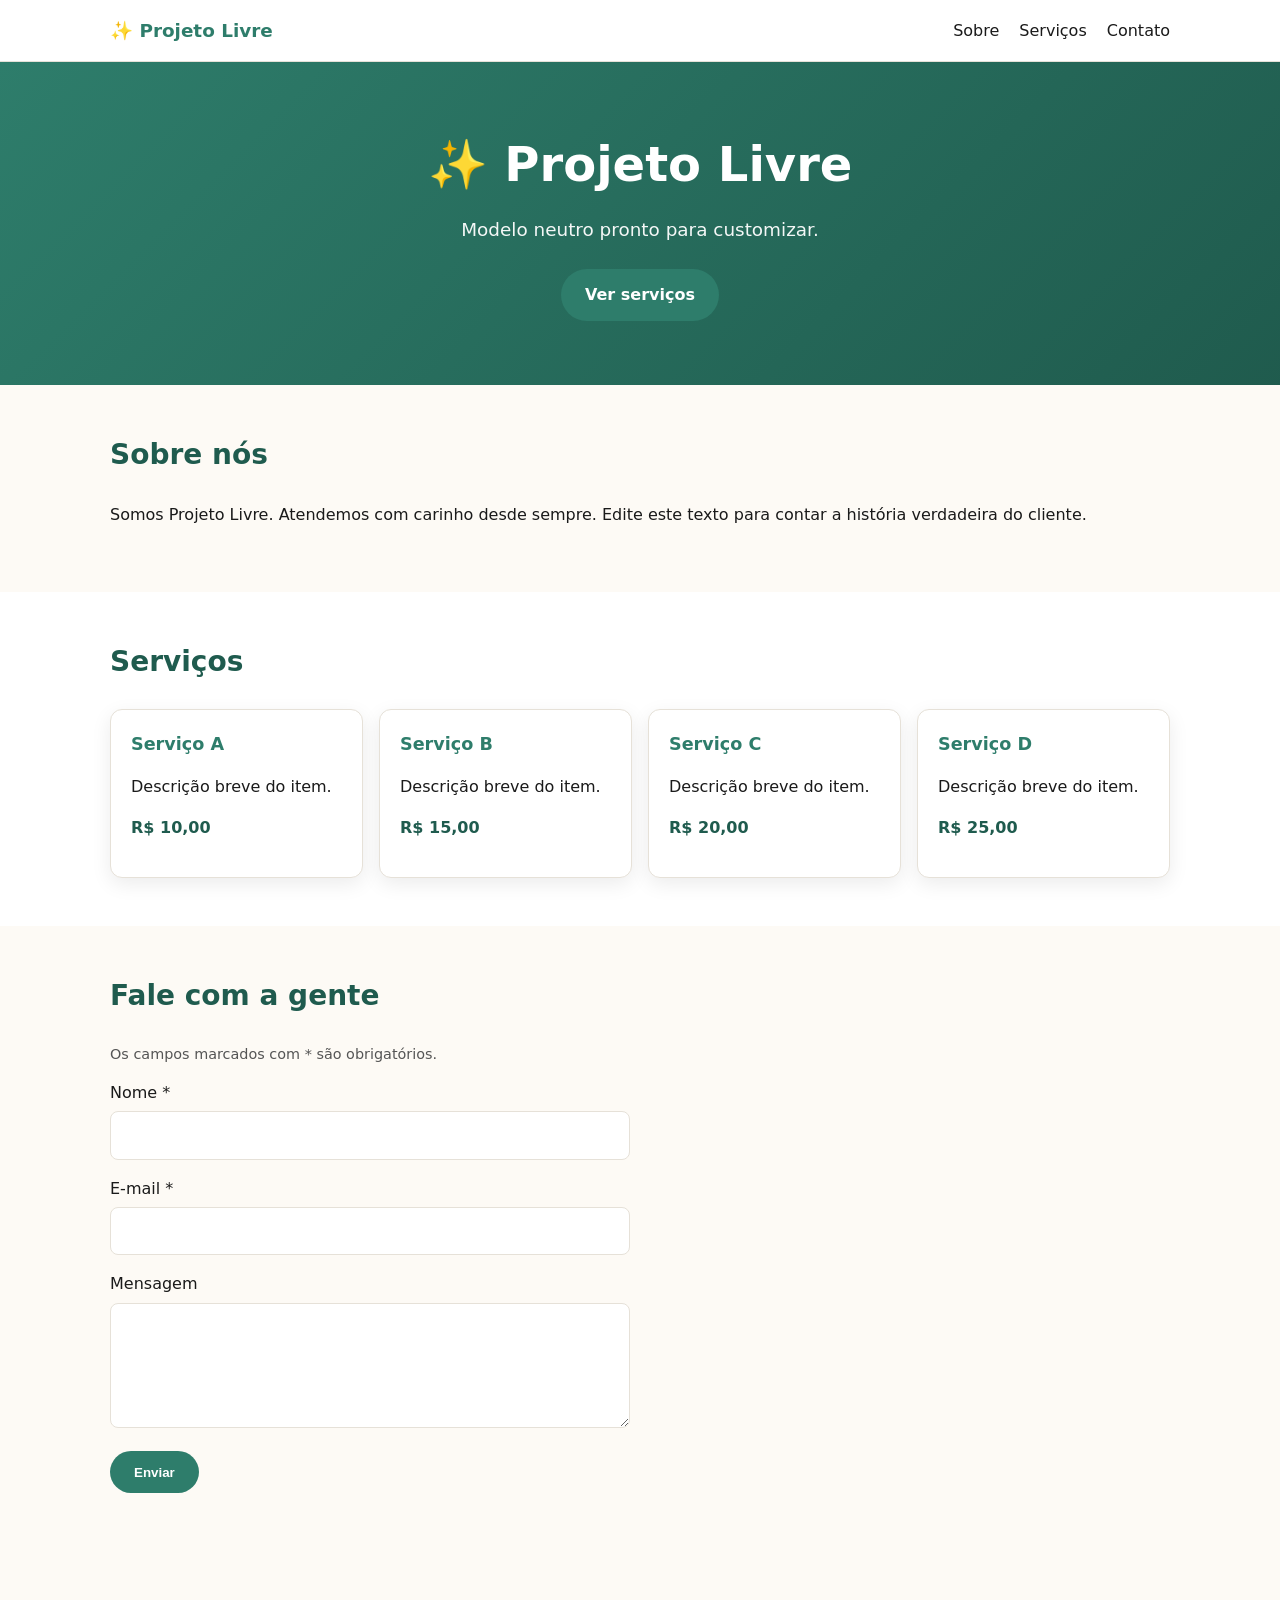
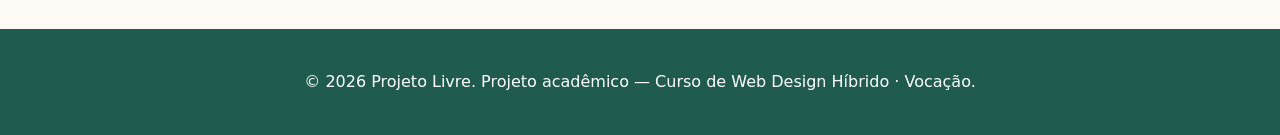
<file: trabalho-main/Trabalho/tema-livre/index.html>
<!DOCTYPE html>
<html lang="pt-BR">
<head>
  <meta charset="UTF-8">
  <meta name="viewport" content="width=device-width, initial-scale=1.0">
  <meta name="description" content="Modelo neutro pronto para customizar.">
  <title>✨ Projeto Livre</title>
  <link rel="stylesheet" href="css/style.css">
</head>
<body>
  <a class="skip-link" href="#conteudo">Pular para o conteúdo</a>

  <header class="site-header" role="banner">
    <div class="container header-inner">
      <a href="#" class="logo" aria-label="✨ Projeto Livre — página inicial">✨ Projeto Livre</a>
      <nav aria-label="Menu principal">
        <ul class="nav-list">
          <li><a href="#sobre">Sobre</a></li>
          <li><a href="#cardapio">Serviços</a></li>
          <li><a href="#contato">Contato</a></li>
        </ul>
      </nav>
    </div>
  </header>

  <main id="conteudo">
    <section class="hero" aria-labelledby="hero-title">
      <div class="container">
        <h1 id="hero-title">✨ Projeto Livre</h1>
        <p class="lead">Modelo neutro pronto para customizar.</p>
        <a class="btn" href="#cardapio">Ver serviços</a>
      </div>
    </section>

    <section id="sobre" class="section" aria-labelledby="sobre-title">
      <div class="container">
        <h2 id="sobre-title">Sobre nós</h2>
        <p>Somos Projeto Livre. Atendemos com carinho desde sempre. Edite este texto para contar a história verdadeira do cliente.</p>
      </div>
    </section>

    <section id="cardapio" class="section section--alt" aria-labelledby="cardapio-title">
      <div class="container">
        <h2 id="cardapio-title">Serviços</h2>
        <ul class="cards" id="lista-itens" aria-live="polite">
          <!-- Itens injetados via JS a partir de js/dados.js -->
        </ul>
      </div>
    </section>

    <section id="contato" class="section" aria-labelledby="contato-title">
      <div class="container">
        <h2 id="contato-title">Fale com a gente</h2>
        <form class="form" novalidate aria-describedby="form-help">
          <p id="form-help" class="muted">Os campos marcados com * são obrigatórios.</p>

          <div class="field">
            <label for="nome">Nome *</label>
            <input id="nome" name="nome" type="text" required autocomplete="name" aria-required="true">
          </div>

          <div class="field">
            <label for="email">E-mail *</label>
            <input id="email" name="email" type="email" required autocomplete="email" aria-required="true">
          </div>

          <div class="field">
            <label for="mensagem">Mensagem</label>
            <textarea id="mensagem" name="mensagem" rows="4"></textarea>
          </div>

          <button type="submit" class="btn">Enviar</button>
          <p id="form-status" role="status" class="form-status"></p>
        </form>
      </div>
    </section>
  </main>

  <footer class="site-footer" role="contentinfo">
    <div class="container">
      <p>© <span id="ano"></span> Projeto Livre. Projeto acadêmico — Curso de Web Design Híbrido · Vocação.</p>
    </div>
  </footer>

  <script src="js/dados.js"></script>
  <script src="js/app.js"></script>
</body>
</html>
</file>
<file: trabalho-main/Trabalho/acai/css/style.css>
/* === Tokens === */
:root {
  --cor-primaria: #5B2A86;
  --cor-primaria-escura: color-mix(in oklab, #5B2A86 80%, black);
  --cor-fundo: #fdfaf5;
  --cor-superficie: #ffffff;
  --cor-texto: #1a1a1a;
  --cor-muted: #555;
  --cor-borda: #e6e1d8;
  --raio: 12px;
  --sombra: 0 6px 20px rgba(0,0,0,.08);
  --max: 1100px;
}

* { box-sizing: border-box; }
html { scroll-behavior: smooth; }
body {
  margin: 0;
  font-family: system-ui, -apple-system, "Segoe UI", Roboto, sans-serif;
  background: var(--cor-fundo);
  color: var(--cor-texto);
  line-height: 1.6;
}

.container { max-width: var(--max); margin: 0 auto; padding: 0 1.25rem; }

/* === Acessibilidade === */
.skip-link {
  position: absolute; left: -999px; top: 0;
  background: var(--cor-primaria); color: #fff;
  padding: .75rem 1rem; z-index: 100;
}
.skip-link:focus { left: 0; }

:focus-visible {
  outline: 3px solid var(--cor-primaria);
  outline-offset: 2px;
  border-radius: 4px;
}

/* === Header === */
.site-header {
  background: var(--cor-superficie);
  border-bottom: 1px solid var(--cor-borda);
  position: sticky; top: 0; z-index: 10;
}
.header-inner { display: flex; justify-content: space-between; align-items: center; padding: 1rem 1.25rem; }
.logo { font-weight: 700; font-size: 1.15rem; color: var(--cor-primaria); text-decoration: none; }
.nav-list { list-style: none; display: flex; gap: 1.25rem; margin: 0; padding: 0; }
.nav-list a { color: var(--cor-texto); text-decoration: none; font-weight: 500; }
.nav-list a:hover { color: var(--cor-primaria); }

/* === Hero === */
.hero {
  padding: 4rem 0;
  background: linear-gradient(135deg, var(--cor-primaria), var(--cor-primaria-escura));
  color: #fff;
  text-align: center;
}
.hero h1 { font-size: clamp(2rem, 5vw, 3rem); margin: 0 0 .75rem; }
.lead { font-size: 1.15rem; opacity: .95; margin: 0 auto 1.5rem; max-width: 36rem; }

/* === Seções === */
.section { padding: 3rem 0; }
.section--alt { background: var(--cor-superficie); }
.section h2 { font-size: 1.75rem; margin: 0 0 1.5rem; color: var(--cor-primaria-escura); }

/* === Cards === */
.cards {
  list-style: none; padding: 0; margin: 0;
  display: grid; grid-template-columns: repeat(auto-fit, minmax(220px, 1fr));
  gap: 1rem;
}
.card {
  background: var(--cor-superficie);
  border: 1px solid var(--cor-borda);
  border-radius: var(--raio);
  padding: 1.25rem;
  box-shadow: var(--sombra);
  transition: transform .2s;
}
.card:hover { transform: translateY(-3px); }
.card h3 { margin: 0 0 .5rem; color: var(--cor-primaria); font-size: 1.1rem; }
.card .preco { font-weight: 700; color: var(--cor-primaria-escura); }

/* === Form === */
.form { max-width: 520px; }
.field { margin-bottom: 1rem; }
.field label { display: block; margin-bottom: .35rem; font-weight: 500; }
.field input, .field textarea {
  width: 100%; padding: .65rem .85rem;
  border: 1px solid var(--cor-borda);
  border-radius: 8px; font: inherit;
  background: var(--cor-superficie);
}
.field input:focus, .field textarea:focus {
  border-color: var(--cor-primaria);
}
.btn {
  display: inline-block;
  background: var(--cor-primaria); color: #fff;
  padding: .85rem 1.5rem; border: 0; border-radius: 999px;
  font-weight: 600; cursor: pointer; text-decoration: none;
  transition: background .2s;
}
.btn:hover, .btn:focus { background: var(--cor-primaria-escura); }
.muted { color: var(--cor-muted); font-size: .9rem; }
.form-status { margin-top: 1rem; min-height: 1.5rem; font-weight: 500; }
.form-status.ok { color: #2e7d6b; }
.form-status.erro { color: #b83a2d; }

/* === Footer === */
.site-footer {
  background: var(--cor-primaria-escura); color: #fff;
  padding: 1.5rem 0; text-align: center; margin-top: 2rem;
}

/* === Responsivo === */
@media (max-width: 600px) {
  .header-inner { flex-direction: column; gap: .5rem; }
  .nav-list { flex-wrap: wrap; justify-content: center; }
}

/* === Movimento reduzido === */
@media (prefers-reduced-motion: reduce) {
  *, *::before, *::after { animation: none !important; transition: none !important; }
  html { scroll-behavior: auto; }
}
</file>
<file: trabalho-main/Trabalho/feijoada/css/style.css>
/* === Tokens === */
:root {
  --cor-primaria: #7A3E1F;
  --cor-primaria-escura: color-mix(in oklab, #7A3E1F 80%, black);
  --cor-fundo: #fdfaf5;
  --cor-superficie: #ffffff;
  --cor-texto: #1a1a1a;
  --cor-muted: #555;
  --cor-borda: #e6e1d8;
  --raio: 12px;
  --sombra: 0 6px 20px rgba(0,0,0,.08);
  --max: 1100px;
}

* { box-sizing: border-box; }
html { scroll-behavior: smooth; }
body {
  margin: 0;
  font-family: system-ui, -apple-system, "Segoe UI", Roboto, sans-serif;
  background: var(--cor-fundo);
  color: var(--cor-texto);
  line-height: 1.6;
}

.container { max-width: var(--max); margin: 0 auto; padding: 0 1.25rem; }

/* === Acessibilidade === */
.skip-link {
  position: absolute; left: -999px; top: 0;
  background: var(--cor-primaria); color: #fff;
  padding: .75rem 1rem; z-index: 100;
}
.skip-link:focus { left: 0; }

:focus-visible {
  outline: 3px solid var(--cor-primaria);
  outline-offset: 2px;
  border-radius: 4px;
}

/* === Header === */
.site-header {
  background: var(--cor-superficie);
  border-bottom: 1px solid var(--cor-borda);
  position: sticky; top: 0; z-index: 10;
}
.header-inner { display: flex; justify-content: space-between; align-items: center; padding: 1rem 1.25rem; }
.logo { font-weight: 700; font-size: 1.15rem; color: var(--cor-primaria); text-decoration: none; }
.nav-list { list-style: none; display: flex; gap: 1.25rem; margin: 0; padding: 0; }
.nav-list a { color: var(--cor-texto); text-decoration: none; font-weight: 500; }
.nav-list a:hover { color: var(--cor-primaria); }

/* === Hero === */
.hero {
  padding: 4rem 0;
  background: linear-gradient(135deg, var(--cor-primaria), var(--cor-primaria-escura));
  color: #fff;
  text-align: center;
}
.hero h1 { font-size: clamp(2rem, 5vw, 3rem); margin: 0 0 .75rem; }
.lead { font-size: 1.15rem; opacity: .95; margin: 0 auto 1.5rem; max-width: 36rem; }

/* === Seções === */
.section { padding: 3rem 0; }
.section--alt { background: var(--cor-superficie); }
.section h2 { font-size: 1.75rem; margin: 0 0 1.5rem; color: var(--cor-primaria-escura); }

/* === Cards === */
.cards {
  list-style: none; padding: 0; margin: 0;
  display: grid; grid-template-columns: repeat(auto-fit, minmax(220px, 1fr));
  gap: 1rem;
}
.card {
  background: var(--cor-superficie);
  border: 1px solid var(--cor-borda);
  border-radius: var(--raio);
  padding: 1.25rem;
  box-shadow: var(--sombra);
  transition: transform .2s;
}
.card:hover { transform: translateY(-3px); }
.card h3 { margin: 0 0 .5rem; color: var(--cor-primaria); font-size: 1.1rem; }
.card .preco { font-weight: 700; color: var(--cor-primaria-escura); }

/* === Form === */
.form { max-width: 520px; }
.field { margin-bottom: 1rem; }
.field label { display: block; margin-bottom: .35rem; font-weight: 500; }
.field input, .field textarea {
  width: 100%; padding: .65rem .85rem;
  border: 1px solid var(--cor-borda);
  border-radius: 8px; font: inherit;
  background: var(--cor-superficie);
}
.field input:focus, .field textarea:focus {
  border-color: var(--cor-primaria);
}
.btn {
  display: inline-block;
  background: var(--cor-primaria); color: #fff;
  padding: .85rem 1.5rem; border: 0; border-radius: 999px;
  font-weight: 600; cursor: pointer; text-decoration: none;
  transition: background .2s;
}
.btn:hover, .btn:focus { background: var(--cor-primaria-escura); }
.muted { color: var(--cor-muted); font-size: .9rem; }
.form-status { margin-top: 1rem; min-height: 1.5rem; font-weight: 500; }
.form-status.ok { color: #2e7d6b; }
.form-status.erro { color: #b83a2d; }

/* === Footer === */
.site-footer {
  background: var(--cor-primaria-escura); color: #fff;
  padding: 1.5rem 0; text-align: center; margin-top: 2rem;
}

/* === Responsivo === */
@media (max-width: 600px) {
  .header-inner { flex-direction: column; gap: .5rem; }
  .nav-list { flex-wrap: wrap; justify-content: center; }
}

/* === Movimento reduzido === */
@media (prefers-reduced-motion: reduce) {
  *, *::before, *::after { animation: none !important; transition: none !important; }
  html { scroll-behavior: auto; }
}
</file>
<file: trabalho-main/Trabalho/hamburgueria/css/style.css>
/* === Tokens === */
:root {
  --cor-primaria: #B83A2D;
  --cor-primaria-escura: color-mix(in oklab, #B83A2D 80%, black);
  --cor-fundo: #fdfaf5;
  --cor-superficie: #ffffff;
  --cor-texto: #1a1a1a;
  --cor-muted: #555;
  --cor-borda: #e6e1d8;
  --raio: 12px;
  --sombra: 0 6px 20px rgba(0,0,0,.08);
  --max: 1100px;
}

* { box-sizing: border-box; }
html { scroll-behavior: smooth; }
body {
  margin: 0;
  font-family: system-ui, -apple-system, "Segoe UI", Roboto, sans-serif;
  background: var(--cor-fundo);
  color: var(--cor-texto);
  line-height: 1.6;
}

.container { max-width: var(--max); margin: 0 auto; padding: 0 1.25rem; }

/* === Acessibilidade === */
.skip-link {
  position: absolute; left: -999px; top: 0;
  background: var(--cor-primaria); color: #fff;
  padding: .75rem 1rem; z-index: 100;
}
.skip-link:focus { left: 0; }

:focus-visible {
  outline: 3px solid var(--cor-primaria);
  outline-offset: 2px;
  border-radius: 4px;
}

/* === Header === */
.site-header {
  background: var(--cor-superficie);
  border-bottom: 1px solid var(--cor-borda);
  position: sticky; top: 0; z-index: 10;
}
.header-inner { display: flex; justify-content: space-between; align-items: center; padding: 1rem 1.25rem; }
.logo { font-weight: 700; font-size: 1.15rem; color: var(--cor-primaria); text-decoration: none; }
.nav-list { list-style: none; display: flex; gap: 1.25rem; margin: 0; padding: 0; }
.nav-list a { color: var(--cor-texto); text-decoration: none; font-weight: 500; }
.nav-list a:hover { color: var(--cor-primaria); }

/* === Hero === */
.hero {
  padding: 4rem 0;
  background: linear-gradient(135deg, var(--cor-primaria), var(--cor-primaria-escura));
  color: #fff;
  text-align: center;
}
.hero h1 { font-size: clamp(2rem, 5vw, 3rem); margin: 0 0 .75rem; }
.lead { font-size: 1.15rem; opacity: .95; margin: 0 auto 1.5rem; max-width: 36rem; }

/* === Seções === */
.section { padding: 3rem 0; }
.section--alt { background: var(--cor-superficie); }
.section h2 { font-size: 1.75rem; margin: 0 0 1.5rem; color: var(--cor-primaria-escura); }

/* === Cards === */
.cards {
  list-style: none; padding: 0; margin: 0;
  display: grid; grid-template-columns: repeat(auto-fit, minmax(220px, 1fr));
  gap: 1rem;
}
.card {
  background: var(--cor-superficie);
  border: 1px solid var(--cor-borda);
  border-radius: var(--raio);
  padding: 1.25rem;
  box-shadow: var(--sombra);
  transition: transform .2s;
}
.card:hover { transform: translateY(-3px); }
.card h3 { margin: 0 0 .5rem; color: var(--cor-primaria); font-size: 1.1rem; }
.card .preco { font-weight: 700; color: var(--cor-primaria-escura); }

/* === Form === */
.form { max-width: 520px; }
.field { margin-bottom: 1rem; }
.field label { display: block; margin-bottom: .35rem; font-weight: 500; }
.field input, .field textarea {
  width: 100%; padding: .65rem .85rem;
  border: 1px solid var(--cor-borda);
  border-radius: 8px; font: inherit;
  background: var(--cor-superficie);
}
.field input:focus, .field textarea:focus {
  border-color: var(--cor-primaria);
}
.btn {
  display: inline-block;
  background: var(--cor-primaria); color: #fff;
  padding: .85rem 1.5rem; border: 0; border-radius: 999px;
  font-weight: 600; cursor: pointer; text-decoration: none;
  transition: background .2s;
}
.btn:hover, .btn:focus { background: var(--cor-primaria-escura); }
.muted { color: var(--cor-muted); font-size: .9rem; }
.form-status { margin-top: 1rem; min-height: 1.5rem; font-weight: 500; }
.form-status.ok { color: #2e7d6b; }
.form-status.erro { color: #b83a2d; }

/* === Footer === */
.site-footer {
  background: var(--cor-primaria-escura); color: #fff;
  padding: 1.5rem 0; text-align: center; margin-top: 2rem;
}

/* === Responsivo === */
@media (max-width: 600px) {
  .header-inner { flex-direction: column; gap: .5rem; }
  .nav-list { flex-wrap: wrap; justify-content: center; }
}

/* === Movimento reduzido === */
@media (prefers-reduced-motion: reduce) {
  *, *::before, *::after { animation: none !important; transition: none !important; }
  html { scroll-behavior: auto; }
}
</file>
<file: trabalho-main/Trabalho/padaria/css/style.css>
/* === Tokens === */
:root {
  --cor-primaria: #C77C3A;
  --cor-primaria-escura: color-mix(in oklab, #C77C3A 80%, black);
  --cor-fundo: #fdfaf5;
  --cor-superficie: #ffffff;
  --cor-texto: #1a1a1a;
  --cor-muted: #555;
  --cor-borda: #e6e1d8;
  --raio: 12px;
  --sombra: 0 6px 20px rgba(0,0,0,.08);
  --max: 1100px;
}

* { box-sizing: border-box; }
html { scroll-behavior: smooth; }
body {
  margin: 0;
  font-family: system-ui, -apple-system, "Segoe UI", Roboto, sans-serif;
  background: var(--cor-fundo);
  color: var(--cor-texto);
  line-height: 1.6;
}

.container { max-width: var(--max); margin: 0 auto; padding: 0 1.25rem; }

/* === Acessibilidade === */
.skip-link {
  position: absolute; left: -999px; top: 0;
  background: var(--cor-primaria); color: #fff;
  padding: .75rem 1rem; z-index: 100;
}
.skip-link:focus { left: 0; }

:focus-visible {
  outline: 3px solid var(--cor-primaria);
  outline-offset: 2px;
  border-radius: 4px;
}

/* === Header === */
.site-header {
  background: var(--cor-superficie);
  border-bottom: 1px solid var(--cor-borda);
  position: sticky; top: 0; z-index: 10;
}
.header-inner { display: flex; justify-content: space-between; align-items: center; padding: 1rem 1.25rem; }
.logo { font-weight: 700; font-size: 1.15rem; color: var(--cor-primaria); text-decoration: none; }
.nav-list { list-style: none; display: flex; gap: 1.25rem; margin: 0; padding: 0; }
.nav-list a { color: var(--cor-texto); text-decoration: none; font-weight: 500; }
.nav-list a:hover { color: var(--cor-primaria); }

/* === Hero === */
.hero {
  padding: 4rem 0;
  background: linear-gradient(135deg, var(--cor-primaria), var(--cor-primaria-escura));
  color: #fff;
  text-align: center;
}
.hero h1 { font-size: clamp(2rem, 5vw, 3rem); margin: 0 0 .75rem; }
.lead { font-size: 1.15rem; opacity: .95; margin: 0 auto 1.5rem; max-width: 36rem; }

/* === Seções === */
.section { padding: 3rem 0; }
.section--alt { background: var(--cor-superficie); }
.section h2 { font-size: 1.75rem; margin: 0 0 1.5rem; color: var(--cor-primaria-escura); }

/* === Cards === */
.cards {
  list-style: none; padding: 0; margin: 0;
  display: grid; grid-template-columns: repeat(auto-fit, minmax(220px, 1fr));
  gap: 1rem;
}
.card {
  background: var(--cor-superficie);
  border: 1px solid var(--cor-borda);
  border-radius: var(--raio);
  padding: 1.25rem;
  box-shadow: var(--sombra);
  transition: transform .2s;
}
.card:hover { transform: translateY(-3px); }
.card h3 { margin: 0 0 .5rem; color: var(--cor-primaria); font-size: 1.1rem; }
.card .preco { font-weight: 700; color: var(--cor-primaria-escura); }

/* === Form === */
.form { max-width: 520px; }
.field { margin-bottom: 1rem; }
.field label { display: block; margin-bottom: .35rem; font-weight: 500; }
.field input, .field textarea {
  width: 100%; padding: .65rem .85rem;
  border: 1px solid var(--cor-borda);
  border-radius: 8px; font: inherit;
  background: var(--cor-superficie);
}
.field input:focus, .field textarea:focus {
  border-color: var(--cor-primaria);
}
.btn {
  display: inline-block;
  background: var(--cor-primaria); color: #fff;
  padding: .85rem 1.5rem; border: 0; border-radius: 999px;
  font-weight: 600; cursor: pointer; text-decoration: none;
  transition: background .2s;
}
.btn:hover, .btn:focus { background: var(--cor-primaria-escura); }
.muted { color: var(--cor-muted); font-size: .9rem; }
.form-status { margin-top: 1rem; min-height: 1.5rem; font-weight: 500; }
.form-status.ok { color: #2e7d6b; }
.form-status.erro { color: #b83a2d; }

/* === Footer === */
.site-footer {
  background: var(--cor-primaria-escura); color: #fff;
  padding: 1.5rem 0; text-align: center; margin-top: 2rem;
}

/* === Responsivo === */
@media (max-width: 600px) {
  .header-inner { flex-direction: column; gap: .5rem; }
  .nav-list { flex-wrap: wrap; justify-content: center; }
}

/* === Movimento reduzido === */
@media (prefers-reduced-motion: reduce) {
  *, *::before, *::after { animation: none !important; transition: none !important; }
  html { scroll-behavior: auto; }
}
</file>
<file: trabalho-main/Trabalho/salao/css/style.css>
/* === Tokens === */
:root {
  --cor-primaria: #9C2B6E;
  --cor-primaria-escura: color-mix(in oklab, #9C2B6E 80%, black);
  --cor-fundo: #fdfaf5;
  --cor-superficie: #ffffff;
  --cor-texto: #1a1a1a;
  --cor-muted: #555;
  --cor-borda: #e6e1d8;
  --raio: 12px;
  --sombra: 0 6px 20px rgba(0,0,0,.08);
  --max: 1100px;
}

* { box-sizing: border-box; }
html { scroll-behavior: smooth; }
body {
  margin: 0;
  font-family: system-ui, -apple-system, "Segoe UI", Roboto, sans-serif;
  background: var(--cor-fundo);
  color: var(--cor-texto);
  line-height: 1.6;
}

.container { max-width: var(--max); margin: 0 auto; padding: 0 1.25rem; }

/* === Acessibilidade === */
.skip-link {
  position: absolute; left: -999px; top: 0;
  background: var(--cor-primaria); color: #fff;
  padding: .75rem 1rem; z-index: 100;
}
.skip-link:focus { left: 0; }

:focus-visible {
  outline: 3px solid var(--cor-primaria);
  outline-offset: 2px;
  border-radius: 4px;
}

/* === Header === */
.site-header {
  background: var(--cor-superficie);
  border-bottom: 1px solid var(--cor-borda);
  position: sticky; top: 0; z-index: 10;
}
.header-inner { display: flex; justify-content: space-between; align-items: center; padding: 1rem 1.25rem; }
.logo { font-weight: 700; font-size: 1.15rem; color: var(--cor-primaria); text-decoration: none; }
.nav-list { list-style: none; display: flex; gap: 1.25rem; margin: 0; padding: 0; }
.nav-list a { color: var(--cor-texto); text-decoration: none; font-weight: 500; }
.nav-list a:hover { color: var(--cor-primaria); }

/* === Hero === */
.hero {
  padding: 4rem 0;
  background: linear-gradient(135deg, var(--cor-primaria), var(--cor-primaria-escura));
  color: #fff;
  text-align: center;
}
.hero h1 { font-size: clamp(2rem, 5vw, 3rem); margin: 0 0 .75rem; }
.lead { font-size: 1.15rem; opacity: .95; margin: 0 auto 1.5rem; max-width: 36rem; }

/* === Seções === */
.section { padding: 3rem 0; }
.section--alt { background: var(--cor-superficie); }
.section h2 { font-size: 1.75rem; margin: 0 0 1.5rem; color: var(--cor-primaria-escura); }

/* === Cards === */
.cards {
  list-style: none; padding: 0; margin: 0;
  display: grid; grid-template-columns: repeat(auto-fit, minmax(220px, 1fr));
  gap: 1rem;
}
.card {
  background: var(--cor-superficie);
  border: 1px solid var(--cor-borda);
  border-radius: var(--raio);
  padding: 1.25rem;
  box-shadow: var(--sombra);
  transition: transform .2s;
}
.card:hover { transform: translateY(-3px); }
.card h3 { margin: 0 0 .5rem; color: var(--cor-primaria); font-size: 1.1rem; }
.card .preco { font-weight: 700; color: var(--cor-primaria-escura); }

/* === Form === */
.form { max-width: 520px; }
.field { margin-bottom: 1rem; }
.field label { display: block; margin-bottom: .35rem; font-weight: 500; }
.field input, .field textarea {
  width: 100%; padding: .65rem .85rem;
  border: 1px solid var(--cor-borda);
  border-radius: 8px; font: inherit;
  background: var(--cor-superficie);
}
.field input:focus, .field textarea:focus {
  border-color: var(--cor-primaria);
}
.btn {
  display: inline-block;
  background: var(--cor-primaria); color: #fff;
  padding: .85rem 1.5rem; border: 0; border-radius: 999px;
  font-weight: 600; cursor: pointer; text-decoration: none;
  transition: background .2s;
}
.btn:hover, .btn:focus { background: var(--cor-primaria-escura); }
.muted { color: var(--cor-muted); font-size: .9rem; }
.form-status { margin-top: 1rem; min-height: 1.5rem; font-weight: 500; }
.form-status.ok { color: #2e7d6b; }
.form-status.erro { color: #b83a2d; }

/* === Footer === */
.site-footer {
  background: var(--cor-primaria-escura); color: #fff;
  padding: 1.5rem 0; text-align: center; margin-top: 2rem;
}

/* === Responsivo === */
@media (max-width: 600px) {
  .header-inner { flex-direction: column; gap: .5rem; }
  .nav-list { flex-wrap: wrap; justify-content: center; }
}

/* === Movimento reduzido === */
@media (prefers-reduced-motion: reduce) {
  *, *::before, *::after { animation: none !important; transition: none !important; }
  html { scroll-behavior: auto; }
}
</file>
<file: trabalho-main/Trabalho/starter-acai/style.css>
/* ===== Reset e tokens ===== */
*, *::before, *::after { box-sizing: border-box; }
:root {
  --primary: #4A148C;
  --primary-dark: color-mix(in oklab, #4A148C 80%, black);
  --light: #F3E5F5;
  --text: #1a1a1a;
  --muted: #555;
  --bg: #ffffff;
  --surface: #f7f7f7;
  --border: #e0e0e0;
  --radius: 12px;
  --focus: #005fcc;
  --shadow: 0 4px 12px rgba(0,0,0,.08);
  --container: 1100px;
}

html { scroll-behavior: smooth; }
body {
  margin: 0;
  font-family: 'Segoe UI', system-ui, -apple-system, sans-serif;
  color: var(--text);
  background: var(--bg);
  line-height: 1.6;
  font-size: 16px;
}

/* ===== Acessibilidade ===== */
.skip-link {
  position: absolute; left: -9999px; top: 0;
  background: var(--focus); color: #fff; padding: .75rem 1rem;
  z-index: 1000; text-decoration: none;
}
.skip-link:focus { left: 1rem; top: 1rem; }
:focus-visible { outline: 3px solid var(--focus); outline-offset: 2px; border-radius: 4px; }

/* ===== Layout ===== */
.container { max-width: var(--container); margin: 0 auto; padding: 0 1rem; }

/* ===== Header ===== */
.site-header {
  background: var(--primary);
  color: #fff;
  position: sticky; top: 0; z-index: 100;
  box-shadow: var(--shadow);
}
.header-inner {
  display: flex; align-items: center; justify-content: space-between;
  padding: 1rem;
  flex-wrap: wrap; gap: 1rem;
}
.logo {
  color: #fff; text-decoration: none; font-weight: 700; font-size: 1.25rem;
  display: inline-flex; align-items: center; gap: .5rem;
}
.logo-emoji { font-size: 1.75rem; }
.nav-list {
  list-style: none; margin: 0; padding: 0;
  display: flex; gap: 1.5rem;
}
.nav-list a { color: #fff; text-decoration: none; font-weight: 500; }
.nav-list a:hover, .nav-list a:focus { text-decoration: underline; }

/* ===== Hero ===== */
.hero {
  background: linear-gradient(135deg, var(--primary), var(--primary-dark));
  color: #fff; padding: 4rem 0; text-align: center;
}
.hero h1 { font-size: clamp(2rem, 5vw, 3.25rem); margin: 0 0 1rem; }
.hero-tagline { font-size: 1.15rem; margin: 0 0 2rem; opacity: .95; }

/* ===== Botões ===== */
.btn {
  display: inline-block; padding: .75rem 1.5rem; border-radius: var(--radius);
  font-weight: 600; text-decoration: none; cursor: pointer; border: 0;
  font-size: 1rem; transition: transform .15s, box-shadow .15s;
}
.btn-primary { background: #fff; color: var(--primary); }
.btn-primary:hover { transform: translateY(-2px); box-shadow: var(--shadow); }
.btn-add {
  background: var(--primary); color: #fff; padding: .5rem 1rem; border-radius: 8px;
  font-weight: 600; cursor: pointer; border: 0;
}
.btn-add:hover { background: var(--primary-dark); }

/* ===== Sections ===== */
.section { padding: 3rem 0; }
.section-alt { background: var(--light); }
.section h2 { font-size: 2rem; margin: 0 0 1rem; color: var(--primary); }
.section-intro { color: var(--muted); margin-bottom: 2rem; }

/* ===== Cards ===== */
.cards-grid {
  display: grid; gap: 1.25rem;
  grid-template-columns: repeat(auto-fill, minmax(240px, 1fr));
}
.card {
  background: var(--bg); border: 1px solid var(--border); border-radius: var(--radius);
  padding: 1.25rem; box-shadow: var(--shadow);
  display: flex; flex-direction: column; gap: .5rem;
}
.card h3 { margin: 0; color: var(--primary); }
.card p { margin: 0; color: var(--muted); flex: 1; }
.price { font-weight: 700; color: var(--text) !important; font-size: 1.1rem; }
.card-emoji { font-size: 2.5rem; line-height: 1; }

/* ===== Pedido ===== */
.pedido-box {
  margin-top: 2rem; padding: 1rem 1.25rem;
  background: var(--bg); border: 2px solid var(--primary); border-radius: var(--radius);
  text-align: center; font-size: 1.1rem;
}

/* ===== Form ===== */
.form { max-width: 520px; }
.form-row { margin-bottom: 1rem; }
.form-row label { display: block; margin-bottom: .35rem; font-weight: 600; }
.form-row input, .form-row textarea {
  width: 100%; padding: .65rem .75rem; border: 2px solid var(--border);
  border-radius: 8px; font: inherit; font-size: 1rem;
}
.form-row input:focus, .form-row textarea:focus {
  border-color: var(--primary); outline: 3px solid var(--focus); outline-offset: 1px;
}
.form-feedback { margin-top: .75rem; font-weight: 600; min-height: 1.5rem; }
.form-feedback.success { color: #2e7d32; }
.form-feedback.error { color: #c62828; }

/* ===== Footer ===== */
.site-footer {
  background: #1a1a1a; color: #fff; padding: 2rem 0; text-align: center; margin-top: 2rem;
}

/* ===== Responsive ===== */
@media (max-width: 600px) {
  .nav-list { gap: 1rem; }
  .hero { padding: 2.5rem 0; }
}

/* ===== Movimento reduzido ===== */
@media (prefers-reduced-motion: reduce) {
  *, *::before, *::after { animation: none !important; transition: none !important; }
  html { scroll-behavior: auto; }
}
</file>
<file: trabalho-main/Trabalho/starter-barbearia/style.css>
/* ===== Reset e tokens ===== */
*, *::before, *::after { box-sizing: border-box; }
:root {
  --primary: #000f92;
  --primary-dark: color-mix(in oklab, #212121 80%, black);
  --light: #a3d9fd;
  --text: #181f36;
  --muted: #ffffff;
  --bg: #ffffff;
  --surface: #f7f7f7;
  --border: #e0e0e0;
  --radius: 12px;
  --focus: #005fcc;
  --shadow: 0 4px 12px rgb(243, 236, 236);
  --container: 1100px;
}

html { scroll-behavior: smooth; }
body {
  margin: 0;
  font-family: 'Segoe UI', system-ui, -apple-system, sans-serif;
  color: var(--text);
  background: var(--bg);
  line-height: 1.6;
  font-size: 16px;
}

/* ===== Acessibilidade ===== */
.skip-link {
  position: absolute; left: -9999px; top: 0;
  background: var(--focus); color: #fff; padding: .75rem 1rem;
  z-index: 1000; text-decoration: none;
}
.skip-link:focus { left: 1rem; top: 1rem; }
:focus-visible { outline: 3px solid var(--focus); outline-offset: 2px; border-radius: 4px; }

/* ===== Layout ===== */
.container { max-width: var(--container); margin: 0 auto; padding: 0 1rem; }

/* ===== Header ===== */
.site-header {
  background: var(--primary);
  color: #fff;
  position: sticky; top: 0; z-index: 100;
  box-shadow: var(--shadow);
}
.header-inner {
  display: flex; align-items: center; justify-content: space-between;
  padding: 1rem;
  flex-wrap: wrap; gap: 1rem;
}
.logo {
  color: #fff; text-decoration: none; font-weight: 700; font-size: 1.25rem;
  display: inline-flex; align-items: center; gap: .5rem;
}
.logo-emoji { font-size: 1.75rem; }
.nav-list {
  list-style: none; margin: 0; padding: 0;
  display: flex; gap: 1.5rem;
}
.nav-list a { color: #fff; text-decoration: none; font-weight: 500; }
.nav-list a:hover, .nav-list a:focus { text-decoration: underline; }

/* ===== Hero ===== */
.hero {
  background: linear-gradient(135deg, var(--primary), var(--primary-dark));
  color: #fff; padding: 4rem 0; text-align: center;
}
.hero h1 { font-size: clamp(2rem, 5vw, 3.25rem); margin: 0 0 1rem; }
.hero-tagline { font-size: 1.15rem; margin: 0 0 2rem; opacity: .95; }

/* ===== Botões ===== */
.btn {
  display: inline-block; padding: .75rem 1.5rem; border-radius: var(--radius);
  font-weight: 600; text-decoration: none; cursor: pointer; border: 0;
  font-size: 1rem; transition: transform .15s, box-shadow .15s;
}
.btn-primary { background: #fff; color: var(--primary); }
.btn-primary:hover { transform: translateY(-2px); box-shadow: var(--shadow); }
.btn-add {
  background: var(--primary); color: #fff; padding: .5rem 1rem; border-radius: 8px;
  font-weight: 600; cursor: pointer; border: 0;
}
.btn-add:hover { background: var(--primary-dark); }

/* ===== Sections ===== */
.section { padding: 3rem 0; }
.section-alt { background: var(--light); }
.section h2 { font-size: 2rem; margin: 0 0 1rem; color: var(--primary); }
.section-intro { color: var(--muted); margin-bottom: 2rem; }

/* ===== Cards ===== */
.cards-grid {
  display: grid; gap: 1.25rem;
  grid-template-columns: repeat(auto-fill, minmax(240px, 1fr));
}
.card {
  background: var(--bg); border: 1px solid var(--border); border-radius: var(--radius);
  padding: 1.25rem; box-shadow: var(--shadow);
  display: flex; flex-direction: column; gap: .5rem;
}
.card h3 { margin: 0; color: var(--primary); }
.card p { margin: 0; color: var(--muted); flex: 1; }
.price { font-weight: 700; color: var(--text) !important; font-size: 1.1rem; }
.card-emoji { font-size: 2.5rem; line-height: 1; }

/* ===== Pedido ===== */
.pedido-box {
  margin-top: 2rem; padding: 1rem 1.25rem;
  background: var(--bg); border: 2px solid var(--primary); border-radius: var(--radius);
  text-align: center; font-size: 1.1rem;
}

/* ===== Form ===== */
.form { max-width: 520px; }
.form-row { margin-bottom: 1rem; }
.form-row label { display: block; margin-bottom: .35rem; font-weight: 600; }
.form-row input, .form-row textarea {
  width: 100%; padding: .65rem .75rem; border: 2px solid var(--border);
  border-radius: 8px; font: inherit; font-size: 1rem;
}
.form-row input:focus, .form-row textarea:focus {
  border-color: var(--primary); outline: 3px solid var(--focus); outline-offset: 1px;
}
.form-feedback { margin-top: .75rem; font-weight: 600; min-height: 1.5rem; }
.form-feedback.success { color: #2e7d32; }
.form-feedback.error { color: #c62828; }

/* ===== Footer ===== */
.site-footer {
  background: #9090c7; color: #b1a1a1; padding: 2rem 0; text-align: center; margin-top: 2rem;
}

/* ===== Responsive ===== */
@media (max-width: 600px) {
  .nav-list { gap: 1rem; }
  .hero { padding: 2.5rem 0; }
}

/* ===== Movimento reduzido ===== */
@media (prefers-reduced-motion: reduce) {
  *, *::before, *::after { animation: none !important; transition: none !important; }
  html { scroll-behavior: auto; }
}
</file>
<file: trabalho-main/Trabalho/starter-feijoada/style.css>
/* ===== Reset e tokens ===== */
*, *::before, *::after { box-sizing: border-box; }
:root {
  --primary: #5D4037;
  --primary-dark: color-mix(in oklab, #5D4037 80%, black);
  --light: #FFF8E1;
  --text: #1a1a1a;
  --muted: #555;
  --bg: #ffffff;
  --surface: #f7f7f7;
  --border: #e0e0e0;
  --radius: 12px;
  --focus: #005fcc;
  --shadow: 0 4px 12px rgba(0,0,0,.08);
  --container: 1100px;
}

html { scroll-behavior: smooth; }
body {
  margin: 0;
  font-family: 'Segoe UI', system-ui, -apple-system, sans-serif;
  color: var(--text);
  background: var(--bg);
  line-height: 1.6;
  font-size: 16px;
}

/* ===== Acessibilidade ===== */
.skip-link {
  position: absolute; left: -9999px; top: 0;
  background: var(--focus); color: #fff; padding: .75rem 1rem;
  z-index: 1000; text-decoration: none;
}
.skip-link:focus { left: 1rem; top: 1rem; }
:focus-visible { outline: 3px solid var(--focus); outline-offset: 2px; border-radius: 4px; }

/* ===== Layout ===== */
.container { max-width: var(--container); margin: 0 auto; padding: 0 1rem; }

/* ===== Header ===== */
.site-header {
  background: var(--primary);
  color: #fff;
  position: sticky; top: 0; z-index: 100;
  box-shadow: var(--shadow);
}
.header-inner {
  display: flex; align-items: center; justify-content: space-between;
  padding: 1rem;
  flex-wrap: wrap; gap: 1rem;
}
.logo {
  color: #fff; text-decoration: none; font-weight: 700; font-size: 1.25rem;
  display: inline-flex; align-items: center; gap: .5rem;
}
.logo-emoji { font-size: 1.75rem; }
.nav-list {
  list-style: none; margin: 0; padding: 0;
  display: flex; gap: 1.5rem;
}
.nav-list a { color: #fff; text-decoration: none; font-weight: 500; }
.nav-list a:hover, .nav-list a:focus { text-decoration: underline; }

/* ===== Hero ===== */
.hero {
  background: linear-gradient(135deg, var(--primary), var(--primary-dark));
  color: #fff; padding: 4rem 0; text-align: center;
}
.hero h1 { font-size: clamp(2rem, 5vw, 3.25rem); margin: 0 0 1rem; }
.hero-tagline { font-size: 1.15rem; margin: 0 0 2rem; opacity: .95; }

/* ===== Botões ===== */
.btn {
  display: inline-block; padding: .75rem 1.5rem; border-radius: var(--radius);
  font-weight: 600; text-decoration: none; cursor: pointer; border: 0;
  font-size: 1rem; transition: transform .15s, box-shadow .15s;
}
.btn-primary { background: #fff; color: var(--primary); }
.btn-primary:hover { transform: translateY(-2px); box-shadow: var(--shadow); }
.btn-add {
  background: var(--primary); color: #fff; padding: .5rem 1rem; border-radius: 8px;
  font-weight: 600; cursor: pointer; border: 0;
}
.btn-add:hover { background: var(--primary-dark); }

/* ===== Sections ===== */
.section { padding: 3rem 0; }
.section-alt { background: var(--light); }
.section h2 { font-size: 2rem; margin: 0 0 1rem; color: var(--primary); }
.section-intro { color: var(--muted); margin-bottom: 2rem; }

/* ===== Cards ===== */
.cards-grid {
  display: grid; gap: 1.25rem;
  grid-template-columns: repeat(auto-fill, minmax(240px, 1fr));
}
.card {
  background: var(--bg); border: 1px solid var(--border); border-radius: var(--radius);
  padding: 1.25rem; box-shadow: var(--shadow);
  display: flex; flex-direction: column; gap: .5rem;
}
.card h3 { margin: 0; color: var(--primary); }
.card p { margin: 0; color: var(--muted); flex: 1; }
.price { font-weight: 700; color: var(--text) !important; font-size: 1.1rem; }
.card-emoji { font-size: 2.5rem; line-height: 1; }

/* ===== Pedido ===== */
.pedido-box {
  margin-top: 2rem; padding: 1rem 1.25rem;
  background: var(--bg); border: 2px solid var(--primary); border-radius: var(--radius);
  text-align: center; font-size: 1.1rem;
}

/* ===== Form ===== */
.form { max-width: 520px; }
.form-row { margin-bottom: 1rem; }
.form-row label { display: block; margin-bottom: .35rem; font-weight: 600; }
.form-row input, .form-row textarea {
  width: 100%; padding: .65rem .75rem; border: 2px solid var(--border);
  border-radius: 8px; font: inherit; font-size: 1rem;
}
.form-row input:focus, .form-row textarea:focus {
  border-color: var(--primary); outline: 3px solid var(--focus); outline-offset: 1px;
}
.form-feedback { margin-top: .75rem; font-weight: 600; min-height: 1.5rem; }
.form-feedback.success { color: #2e7d32; }
.form-feedback.error { color: #c62828; }

/* ===== Footer ===== */
.site-footer {
  background: #1a1a1a; color: #fff; padding: 2rem 0; text-align: center; margin-top: 2rem;
}

/* ===== Responsive ===== */
@media (max-width: 600px) {
  .nav-list { gap: 1rem; }
  .hero { padding: 2.5rem 0; }
}

/* ===== Movimento reduzido ===== */
@media (prefers-reduced-motion: reduce) {
  *, *::before, *::after { animation: none !important; transition: none !important; }
  html { scroll-behavior: auto; }
}
</file>
<file: trabalho-main/Trabalho/starter-hamburgueria/style.css>
/* ===== Reset e tokens ===== */
*, *::before, *::after { box-sizing: border-box; }
:root {
  --primary: #C0392B;
  --primary-dark: color-mix(in oklab, #C0392B 80%, black);
  --light: #FFF3E0;
  --text: #1a1a1a;
  --muted: #555;
  --bg: #ffffff;
  --surface: #f7f7f7;
  --border: #e0e0e0;
  --radius: 12px;
  --focus: #005fcc;
  --shadow: 0 4px 12px rgba(0,0,0,.08);
  --container: 1100px;
}

html { scroll-behavior: smooth; }
body {
  margin: 0;
  font-family: 'Segoe UI', system-ui, -apple-system, sans-serif;
  color: var(--text);
  background: var(--bg);
  line-height: 1.6;
  font-size: 16px;
}

/* ===== Acessibilidade ===== */
.skip-link {
  position: absolute; left: -9999px; top: 0;
  background: var(--focus); color: #fff; padding: .75rem 1rem;
  z-index: 1000; text-decoration: none;
}
.skip-link:focus { left: 1rem; top: 1rem; }
:focus-visible { outline: 3px solid var(--focus); outline-offset: 2px; border-radius: 4px; }

/* ===== Layout ===== */
.container { max-width: var(--container); margin: 0 auto; padding: 0 1rem; }

/* ===== Header ===== */
.site-header {
  background: var(--primary);
  color: #fff;
  position: sticky; top: 0; z-index: 100;
  box-shadow: var(--shadow);
}
.header-inner {
  display: flex; align-items: center; justify-content: space-between;
  padding: 1rem;
  flex-wrap: wrap; gap: 1rem;
}
.logo {
  color: #fff; text-decoration: none; font-weight: 700; font-size: 1.25rem;
  display: inline-flex; align-items: center; gap: .5rem;
}
.logo-emoji { font-size: 1.75rem; }
.nav-list {
  list-style: none; margin: 0; padding: 0;
  display: flex; gap: 1.5rem;
}
.nav-list a { color: #fff; text-decoration: none; font-weight: 500; }
.nav-list a:hover, .nav-list a:focus { text-decoration: underline; }

/* ===== Hero ===== */
.hero {
  background: linear-gradient(135deg, var(--primary), var(--primary-dark));
  color: #fff; padding: 4rem 0; text-align: center;
}
.hero h1 { font-size: clamp(2rem, 5vw, 3.25rem); margin: 0 0 1rem; }
.hero-tagline { font-size: 1.15rem; margin: 0 0 2rem; opacity: .95; }

/* ===== Botões ===== */
.btn {
  display: inline-block; padding: .75rem 1.5rem; border-radius: var(--radius);
  font-weight: 600; text-decoration: none; cursor: pointer; border: 0;
  font-size: 1rem; transition: transform .15s, box-shadow .15s;
}
.btn-primary { background: #fff; color: var(--primary); }
.btn-primary:hover { transform: translateY(-2px); box-shadow: var(--shadow); }
.btn-add {
  background: var(--primary); color: #fff; padding: .5rem 1rem; border-radius: 8px;
  font-weight: 600; cursor: pointer; border: 0;
}
.btn-add:hover { background: var(--primary-dark); }

/* ===== Sections ===== */
.section { padding: 3rem 0; }
.section-alt { background: var(--light); }
.section h2 { font-size: 2rem; margin: 0 0 1rem; color: var(--primary); }
.section-intro { color: var(--muted); margin-bottom: 2rem; }

/* ===== Cards ===== */
.cards-grid {
  display: grid; gap: 1.25rem;
  grid-template-columns: repeat(auto-fill, minmax(240px, 1fr));
}
.card {
  background: var(--bg); border: 1px solid var(--border); border-radius: var(--radius);
  padding: 1.25rem; box-shadow: var(--shadow);
  display: flex; flex-direction: column; gap: .5rem;
}
.card h3 { margin: 0; color: var(--primary); }
.card p { margin: 0; color: var(--muted); flex: 1; }
.price { font-weight: 700; color: var(--text) !important; font-size: 1.1rem; }
.card-emoji { font-size: 2.5rem; line-height: 1; }

/* ===== Pedido ===== */
.pedido-box {
  margin-top: 2rem; padding: 1rem 1.25rem;
  background: var(--bg); border: 2px solid var(--primary); border-radius: var(--radius);
  text-align: center; font-size: 1.1rem;
}

/* ===== Form ===== */
.form { max-width: 520px; }
.form-row { margin-bottom: 1rem; }
.form-row label { display: block; margin-bottom: .35rem; font-weight: 600; }
.form-row input, .form-row textarea {
  width: 100%; padding: .65rem .75rem; border: 2px solid var(--border);
  border-radius: 8px; font: inherit; font-size: 1rem;
}
.form-row input:focus, .form-row textarea:focus {
  border-color: var(--primary); outline: 3px solid var(--focus); outline-offset: 1px;
}
.form-feedback { margin-top: .75rem; font-weight: 600; min-height: 1.5rem; }
.form-feedback.success { color: #2e7d32; }
.form-feedback.error { color: #c62828; }

/* ===== Footer ===== */
.site-footer {
  background: #1a1a1a; color: #fff; padding: 2rem 0; text-align: center; margin-top: 2rem;
}

/* ===== Responsive ===== */
@media (max-width: 600px) {
  .nav-list { gap: 1rem; }
  .hero { padding: 2.5rem 0; }
}

/* ===== Movimento reduzido ===== */
@media (prefers-reduced-motion: reduce) {
  *, *::before, *::after { animation: none !important; transition: none !important; }
  html { scroll-behavior: auto; }
}
</file>
<file: trabalho-main/Trabalho/starter-livre/style.css>
/* ===== Reset e tokens ===== */
*, *::before, *::after { box-sizing: border-box; }
:root {
  --primary: #1565C0;
  --primary-dark: color-mix(in oklab, #1565C0 80%, black);
  --light: #E3F2FD;
  --text: #1a1a1a;
  --muted: #555;
  --bg: #ffffff;
  --surface: #f7f7f7;
  --border: #e0e0e0;
  --radius: 12px;
  --focus: #005fcc;
  --shadow: 0 4px 12px rgba(0,0,0,.08);
  --container: 1100px;
}

html { scroll-behavior: smooth; }
body {
  margin: 0;
  font-family: 'Segoe UI', system-ui, -apple-system, sans-serif;
  color: var(--text);
  background: var(--bg);
  line-height: 1.6;
  font-size: 16px;
}

/* ===== Acessibilidade ===== */
.skip-link {
  position: absolute; left: -9999px; top: 0;
  background: var(--focus); color: #fff; padding: .75rem 1rem;
  z-index: 1000; text-decoration: none;
}
.skip-link:focus { left: 1rem; top: 1rem; }
:focus-visible { outline: 3px solid var(--focus); outline-offset: 2px; border-radius: 4px; }

/* ===== Layout ===== */
.container { max-width: var(--container); margin: 0 auto; padding: 0 1rem; }

/* ===== Header ===== */
.site-header {
  background: var(--primary);
  color: #fff;
  position: sticky; top: 0; z-index: 100;
  box-shadow: var(--shadow);
}
.header-inner {
  display: flex; align-items: center; justify-content: space-between;
  padding: 1rem;
  flex-wrap: wrap; gap: 1rem;
}
.logo {
  color: #fff; text-decoration: none; font-weight: 700; font-size: 1.25rem;
  display: inline-flex; align-items: center; gap: .5rem;
}
.logo-emoji { font-size: 1.75rem; }
.nav-list {
  list-style: none; margin: 0; padding: 0;
  display: flex; gap: 1.5rem;
}
.nav-list a { color: #fff; text-decoration: none; font-weight: 500; }
.nav-list a:hover, .nav-list a:focus { text-decoration: underline; }

/* ===== Hero ===== */
.hero {
  background: linear-gradient(135deg, var(--primary), var(--primary-dark));
  color: #fff; padding: 4rem 0; text-align: center;
}
.hero h1 { font-size: clamp(2rem, 5vw, 3.25rem); margin: 0 0 1rem; }
.hero-tagline { font-size: 1.15rem; margin: 0 0 2rem; opacity: .95; }

/* ===== Botões ===== */
.btn {
  display: inline-block; padding: .75rem 1.5rem; border-radius: var(--radius);
  font-weight: 600; text-decoration: none; cursor: pointer; border: 0;
  font-size: 1rem; transition: transform .15s, box-shadow .15s;
}
.btn-primary { background: #fff; color: var(--primary); }
.btn-primary:hover { transform: translateY(-2px); box-shadow: var(--shadow); }
.btn-add {
  background: var(--primary); color: #fff; padding: .5rem 1rem; border-radius: 8px;
  font-weight: 600; cursor: pointer; border: 0;
}
.btn-add:hover { background: var(--primary-dark); }

/* ===== Sections ===== */
.section { padding: 3rem 0; }
.section-alt { background: var(--light); }
.section h2 { font-size: 2rem; margin: 0 0 1rem; color: var(--primary); }
.section-intro { color: var(--muted); margin-bottom: 2rem; }

/* ===== Cards ===== */
.cards-grid {
  display: grid; gap: 1.25rem;
  grid-template-columns: repeat(auto-fill, minmax(240px, 1fr));
}
.card {
  background: var(--bg); border: 1px solid var(--border); border-radius: var(--radius);
  padding: 1.25rem; box-shadow: var(--shadow);
  display: flex; flex-direction: column; gap: .5rem;
}
.card h3 { margin: 0; color: var(--primary); }
.card p { margin: 0; color: var(--muted); flex: 1; }
.price { font-weight: 700; color: var(--text) !important; font-size: 1.1rem; }
.card-emoji { font-size: 2.5rem; line-height: 1; }

/* ===== Pedido ===== */
.pedido-box {
  margin-top: 2rem; padding: 1rem 1.25rem;
  background: var(--bg); border: 2px solid var(--primary); border-radius: var(--radius);
  text-align: center; font-size: 1.1rem;
}

/* ===== Form ===== */
.form { max-width: 520px; }
.form-row { margin-bottom: 1rem; }
.form-row label { display: block; margin-bottom: .35rem; font-weight: 600; }
.form-row input, .form-row textarea {
  width: 100%; padding: .65rem .75rem; border: 2px solid var(--border);
  border-radius: 8px; font: inherit; font-size: 1rem;
}
.form-row input:focus, .form-row textarea:focus {
  border-color: var(--primary); outline: 3px solid var(--focus); outline-offset: 1px;
}
.form-feedback { margin-top: .75rem; font-weight: 600; min-height: 1.5rem; }
.form-feedback.success { color: #2e7d32; }
.form-feedback.error { color: #c62828; }

/* ===== Footer ===== */
.site-footer {
  background: #1a1a1a; color: #fff; padding: 2rem 0; text-align: center; margin-top: 2rem;
}

/* ===== Responsive ===== */
@media (max-width: 600px) {
  .nav-list { gap: 1rem; }
  .hero { padding: 2.5rem 0; }
}

/* ===== Movimento reduzido ===== */
@media (prefers-reduced-motion: reduce) {
  *, *::before, *::after { animation: none !important; transition: none !important; }
  html { scroll-behavior: auto; }
}
</file>
<file: trabalho-main/Trabalho/starter-padaria/style.css>
/* ===== Reset e tokens ===== */
*, *::before, *::after { box-sizing: border-box; }
:root {
  --primary: #8B4513;
  --primary-dark: color-mix(in oklab, #8B4513 80%, black);
  --light: #F5DEB3;
  --text: #1a1a1a;
  --muted: #555;
  --bg: #ffffff;
  --surface: #f7f7f7;
  --border: #e0e0e0;
  --radius: 12px;
  --focus: #005fcc;
  --shadow: 0 4px 12px rgba(0,0,0,.08);
  --container: 1100px;
}

html { scroll-behavior: smooth; }
body {
  margin: 0;
  font-family: 'Segoe UI', system-ui, -apple-system, sans-serif;
  color: var(--text);
  background: var(--bg);
  line-height: 1.6;
  font-size: 16px;
}

/* ===== Acessibilidade ===== */
.skip-link {
  position: absolute; left: -9999px; top: 0;
  background: var(--focus); color: #fff; padding: .75rem 1rem;
  z-index: 1000; text-decoration: none;
}
.skip-link:focus { left: 1rem; top: 1rem; }
:focus-visible { outline: 3px solid var(--focus); outline-offset: 2px; border-radius: 4px; }

/* ===== Layout ===== */
.container { max-width: var(--container); margin: 0 auto; padding: 0 1rem; }

/* ===== Header ===== */
.site-header {
  background: var(--primary);
  color: #fff;
  position: sticky; top: 0; z-index: 100;
  box-shadow: var(--shadow);
}
.header-inner {
  display: flex; align-items: center; justify-content: space-between;
  padding: 1rem;
  flex-wrap: wrap; gap: 1rem;
}
.logo {
  color: #fff; text-decoration: none; font-weight: 700; font-size: 1.25rem;
  display: inline-flex; align-items: center; gap: .5rem;
}
.logo-emoji { font-size: 1.75rem; }
.nav-list {
  list-style: none; margin: 0; padding: 0;
  display: flex; gap: 1.5rem;
}
.nav-list a { color: #fff; text-decoration: none; font-weight: 500; }
.nav-list a:hover, .nav-list a:focus { text-decoration: underline; }

/* ===== Hero ===== */
.hero {
  background: linear-gradient(135deg, var(--primary), var(--primary-dark));
  color: #fff; padding: 4rem 0; text-align: center;
}
.hero h1 { font-size: clamp(2rem, 5vw, 3.25rem); margin: 0 0 1rem; }
.hero-tagline { font-size: 1.15rem; margin: 0 0 2rem; opacity: .95; }

/* ===== Botões ===== */
.btn {
  display: inline-block; padding: .75rem 1.5rem; border-radius: var(--radius);
  font-weight: 600; text-decoration: none; cursor: pointer; border: 0;
  font-size: 1rem; transition: transform .15s, box-shadow .15s;
}
.btn-primary { background: #fff; color: var(--primary); }
.btn-primary:hover { transform: translateY(-2px); box-shadow: var(--shadow); }
.btn-add {
  background: var(--primary); color: #fff; padding: .5rem 1rem; border-radius: 8px;
  font-weight: 600; cursor: pointer; border: 0;
}
.btn-add:hover { background: var(--primary-dark); }

/* ===== Sections ===== */
.section { padding: 3rem 0; }
.section-alt { background: var(--light); }
.section h2 { font-size: 2rem; margin: 0 0 1rem; color: var(--primary); }
.section-intro { color: var(--muted); margin-bottom: 2rem; }

/* ===== Cards ===== */
.cards-grid {
  display: grid; gap: 1.25rem;
  grid-template-columns: repeat(auto-fill, minmax(240px, 1fr));
}
.card {
  background: var(--bg); border: 1px solid var(--border); border-radius: var(--radius);
  padding: 1.25rem; box-shadow: var(--shadow);
  display: flex; flex-direction: column; gap: .5rem;
}
.card h3 { margin: 0; color: var(--primary); }
.card p { margin: 0; color: var(--muted); flex: 1; }
.price { font-weight: 700; color: var(--text) !important; font-size: 1.1rem; }
.card-emoji { font-size: 2.5rem; line-height: 1; }

/* ===== Pedido ===== */
.pedido-box {
  margin-top: 2rem; padding: 1rem 1.25rem;
  background: var(--bg); border: 2px solid var(--primary); border-radius: var(--radius);
  text-align: center; font-size: 1.1rem;
}

/* ===== Form ===== */
.form { max-width: 520px; }
.form-row { margin-bottom: 1rem; }
.form-row label { display: block; margin-bottom: .35rem; font-weight: 600; }
.form-row input, .form-row textarea {
  width: 100%; padding: .65rem .75rem; border: 2px solid var(--border);
  border-radius: 8px; font: inherit; font-size: 1rem;
}
.form-row input:focus, .form-row textarea:focus {
  border-color: var(--primary); outline: 3px solid var(--focus); outline-offset: 1px;
}
.form-feedback { margin-top: .75rem; font-weight: 600; min-height: 1.5rem; }
.form-feedback.success { color: #2e7d32; }
.form-feedback.error { color: #c62828; }

/* ===== Footer ===== */
.site-footer {
  background: #1a1a1a; color: #fff; padding: 2rem 0; text-align: center; margin-top: 2rem;
}

/* ===== Responsive ===== */
@media (max-width: 600px) {
  .nav-list { gap: 1rem; }
  .hero { padding: 2.5rem 0; }
}

/* ===== Movimento reduzido ===== */
@media (prefers-reduced-motion: reduce) {
  *, *::before, *::after { animation: none !important; transition: none !important; }
  html { scroll-behavior: auto; }
}
</file>
<file: trabalho-main/Trabalho/starter-salao/style.css>
/* ===== Reset e tokens ===== */
*, *::before, *::after { box-sizing: border-box; }
:root {
  --primary: #AD1457;
  --primary-dark: color-mix(in oklab, #AD1457 80%, black);
  --light: #FCE4EC;
  --text: #1a1a1a;
  --muted: #555;
  --bg: #ffffff;
  --surface: #f7f7f7;
  --border: #e0e0e0;
  --radius: 12px;
  --focus: #005fcc;
  --shadow: 0 4px 12px rgba(0,0,0,.08);
  --container: 1100px;
}

html { scroll-behavior: smooth; }
body {
  margin: 0;
  font-family: 'Segoe UI', system-ui, -apple-system, sans-serif;
  color: var(--text);
  background: var(--bg);
  line-height: 1.6;
  font-size: 16px;
}

/* ===== Acessibilidade ===== */
.skip-link {
  position: absolute; left: -9999px; top: 0;
  background: var(--focus); color: #fff; padding: .75rem 1rem;
  z-index: 1000; text-decoration: none;
}
.skip-link:focus { left: 1rem; top: 1rem; }
:focus-visible { outline: 3px solid var(--focus); outline-offset: 2px; border-radius: 4px; }

/* ===== Layout ===== */
.container { max-width: var(--container); margin: 0 auto; padding: 0 1rem; }

/* ===== Header ===== */
.site-header {
  background: var(--primary);
  color: #fff;
  position: sticky; top: 0; z-index: 100;
  box-shadow: var(--shadow);
}
.header-inner {
  display: flex; align-items: center; justify-content: space-between;
  padding: 1rem;
  flex-wrap: wrap; gap: 1rem;
}
.logo {
  color: #fff; text-decoration: none; font-weight: 700; font-size: 1.25rem;
  display: inline-flex; align-items: center; gap: .5rem;
}
.logo-emoji { font-size: 1.75rem; }
.nav-list {
  list-style: none; margin: 0; padding: 0;
  display: flex; gap: 1.5rem;
}
.nav-list a { color: #fff; text-decoration: none; font-weight: 500; }
.nav-list a:hover, .nav-list a:focus { text-decoration: underline; }

/* ===== Hero ===== */
.hero {
  background: linear-gradient(135deg, var(--primary), var(--primary-dark));
  color: #fff; padding: 4rem 0; text-align: center;
}
.hero h1 { font-size: clamp(2rem, 5vw, 3.25rem); margin: 0 0 1rem; }
.hero-tagline { font-size: 1.15rem; margin: 0 0 2rem; opacity: .95; }

/* ===== Botões ===== */
.btn {
  display: inline-block; padding: .75rem 1.5rem; border-radius: var(--radius);
  font-weight: 600; text-decoration: none; cursor: pointer; border: 0;
  font-size: 1rem; transition: transform .15s, box-shadow .15s;
}
.btn-primary { background: #fff; color: var(--primary); }
.btn-primary:hover { transform: translateY(-2px); box-shadow: var(--shadow); }
.btn-add {
  background: var(--primary); color: #fff; padding: .5rem 1rem; border-radius: 8px;
  font-weight: 600; cursor: pointer; border: 0;
}
.btn-add:hover { background: var(--primary-dark); }

/* ===== Sections ===== */
.section { padding: 3rem 0; }
.section-alt { background: var(--light); }
.section h2 { font-size: 2rem; margin: 0 0 1rem; color: var(--primary); }
.section-intro { color: var(--muted); margin-bottom: 2rem; }

/* ===== Cards ===== */
.cards-grid {
  display: grid; gap: 1.25rem;
  grid-template-columns: repeat(auto-fill, minmax(240px, 1fr));
}
.card {
  background: var(--bg); border: 1px solid var(--border); border-radius: var(--radius);
  padding: 1.25rem; box-shadow: var(--shadow);
  display: flex; flex-direction: column; gap: .5rem;
}
.card h3 { margin: 0; color: var(--primary); }
.card p { margin: 0; color: var(--muted); flex: 1; }
.price { font-weight: 700; color: var(--text) !important; font-size: 1.1rem; }
.card-emoji { font-size: 2.5rem; line-height: 1; }

/* ===== Pedido ===== */
.pedido-box {
  margin-top: 2rem; padding: 1rem 1.25rem;
  background: var(--bg); border: 2px solid var(--primary); border-radius: var(--radius);
  text-align: center; font-size: 1.1rem;
}

/* ===== Form ===== */
.form { max-width: 520px; }
.form-row { margin-bottom: 1rem; }
.form-row label { display: block; margin-bottom: .35rem; font-weight: 600; }
.form-row input, .form-row textarea {
  width: 100%; padding: .65rem .75rem; border: 2px solid var(--border);
  border-radius: 8px; font: inherit; font-size: 1rem;
}
.form-row input:focus, .form-row textarea:focus {
  border-color: var(--primary); outline: 3px solid var(--focus); outline-offset: 1px;
}
.form-feedback { margin-top: .75rem; font-weight: 600; min-height: 1.5rem; }
.form-feedback.success { color: #2e7d32; }
.form-feedback.error { color: #c62828; }

/* ===== Footer ===== */
.site-footer {
  background: #1a1a1a; color: #fff; padding: 2rem 0; text-align: center; margin-top: 2rem;
}

/* ===== Responsive ===== */
@media (max-width: 600px) {
  .nav-list { gap: 1rem; }
  .hero { padding: 2.5rem 0; }
}

/* ===== Movimento reduzido ===== */
@media (prefers-reduced-motion: reduce) {
  *, *::before, *::after { animation: none !important; transition: none !important; }
  html { scroll-behavior: auto; }
}
</file>
<file: trabalho-main/Trabalho/tema-livre/css/style.css>
/* === Tokens === */
:root {
  --cor-primaria: #2E7D6B;
  --cor-primaria-escura: color-mix(in oklab, #2E7D6B 80%, black);
  --cor-fundo: #fdfaf5;
  --cor-superficie: #ffffff;
  --cor-texto: #1a1a1a;
  --cor-muted: #555;
  --cor-borda: #e6e1d8;
  --raio: 12px;
  --sombra: 0 6px 20px rgba(0,0,0,.08);
  --max: 1100px;
}

* { box-sizing: border-box; }
html { scroll-behavior: smooth; }
body {
  margin: 0;
  font-family: system-ui, -apple-system, "Segoe UI", Roboto, sans-serif;
  background: var(--cor-fundo);
  color: var(--cor-texto);
  line-height: 1.6;
}

.container { max-width: var(--max); margin: 0 auto; padding: 0 1.25rem; }

/* === Acessibilidade === */
.skip-link {
  position: absolute; left: -999px; top: 0;
  background: var(--cor-primaria); color: #fff;
  padding: .75rem 1rem; z-index: 100;
}
.skip-link:focus { left: 0; }

:focus-visible {
  outline: 3px solid var(--cor-primaria);
  outline-offset: 2px;
  border-radius: 4px;
}

/* === Header === */
.site-header {
  background: var(--cor-superficie);
  border-bottom: 1px solid var(--cor-borda);
  position: sticky; top: 0; z-index: 10;
}
.header-inner { display: flex; justify-content: space-between; align-items: center; padding: 1rem 1.25rem; }
.logo { font-weight: 700; font-size: 1.15rem; color: var(--cor-primaria); text-decoration: none; }
.nav-list { list-style: none; display: flex; gap: 1.25rem; margin: 0; padding: 0; }
.nav-list a { color: var(--cor-texto); text-decoration: none; font-weight: 500; }
.nav-list a:hover { color: var(--cor-primaria); }

/* === Hero === */
.hero {
  padding: 4rem 0;
  background: linear-gradient(135deg, var(--cor-primaria), var(--cor-primaria-escura));
  color: #fff;
  text-align: center;
}
.hero h1 { font-size: clamp(2rem, 5vw, 3rem); margin: 0 0 .75rem; }
.lead { font-size: 1.15rem; opacity: .95; margin: 0 auto 1.5rem; max-width: 36rem; }

/* === Seções === */
.section { padding: 3rem 0; }
.section--alt { background: var(--cor-superficie); }
.section h2 { font-size: 1.75rem; margin: 0 0 1.5rem; color: var(--cor-primaria-escura); }

/* === Cards === */
.cards {
  list-style: none; padding: 0; margin: 0;
  display: grid; grid-template-columns: repeat(auto-fit, minmax(220px, 1fr));
  gap: 1rem;
}
.card {
  background: var(--cor-superficie);
  border: 1px solid var(--cor-borda);
  border-radius: var(--raio);
  padding: 1.25rem;
  box-shadow: var(--sombra);
  transition: transform .2s;
}
.card:hover { transform: translateY(-3px); }
.card h3 { margin: 0 0 .5rem; color: var(--cor-primaria); font-size: 1.1rem; }
.card .preco { font-weight: 700; color: var(--cor-primaria-escura); }

/* === Form === */
.form { max-width: 520px; }
.field { margin-bottom: 1rem; }
.field label { display: block; margin-bottom: .35rem; font-weight: 500; }
.field input, .field textarea {
  width: 100%; padding: .65rem .85rem;
  border: 1px solid var(--cor-borda);
  border-radius: 8px; font: inherit;
  background: var(--cor-superficie);
}
.field input:focus, .field textarea:focus {
  border-color: var(--cor-primaria);
}
.btn {
  display: inline-block;
  background: var(--cor-primaria); color: #fff;
  padding: .85rem 1.5rem; border: 0; border-radius: 999px;
  font-weight: 600; cursor: pointer; text-decoration: none;
  transition: background .2s;
}
.btn:hover, .btn:focus { background: var(--cor-primaria-escura); }
.muted { color: var(--cor-muted); font-size: .9rem; }
.form-status { margin-top: 1rem; min-height: 1.5rem; font-weight: 500; }
.form-status.ok { color: #2e7d6b; }
.form-status.erro { color: #b83a2d; }

/* === Footer === */
.site-footer {
  background: var(--cor-primaria-escura); color: #fff;
  padding: 1.5rem 0; text-align: center; margin-top: 2rem;
}

/* === Responsivo === */
@media (max-width: 600px) {
  .header-inner { flex-direction: column; gap: .5rem; }
  .nav-list { flex-wrap: wrap; justify-content: center; }
}

/* === Movimento reduzido === */
@media (prefers-reduced-motion: reduce) {
  *, *::before, *::after { animation: none !important; transition: none !important; }
  html { scroll-behavior: auto; }
}
</file>
